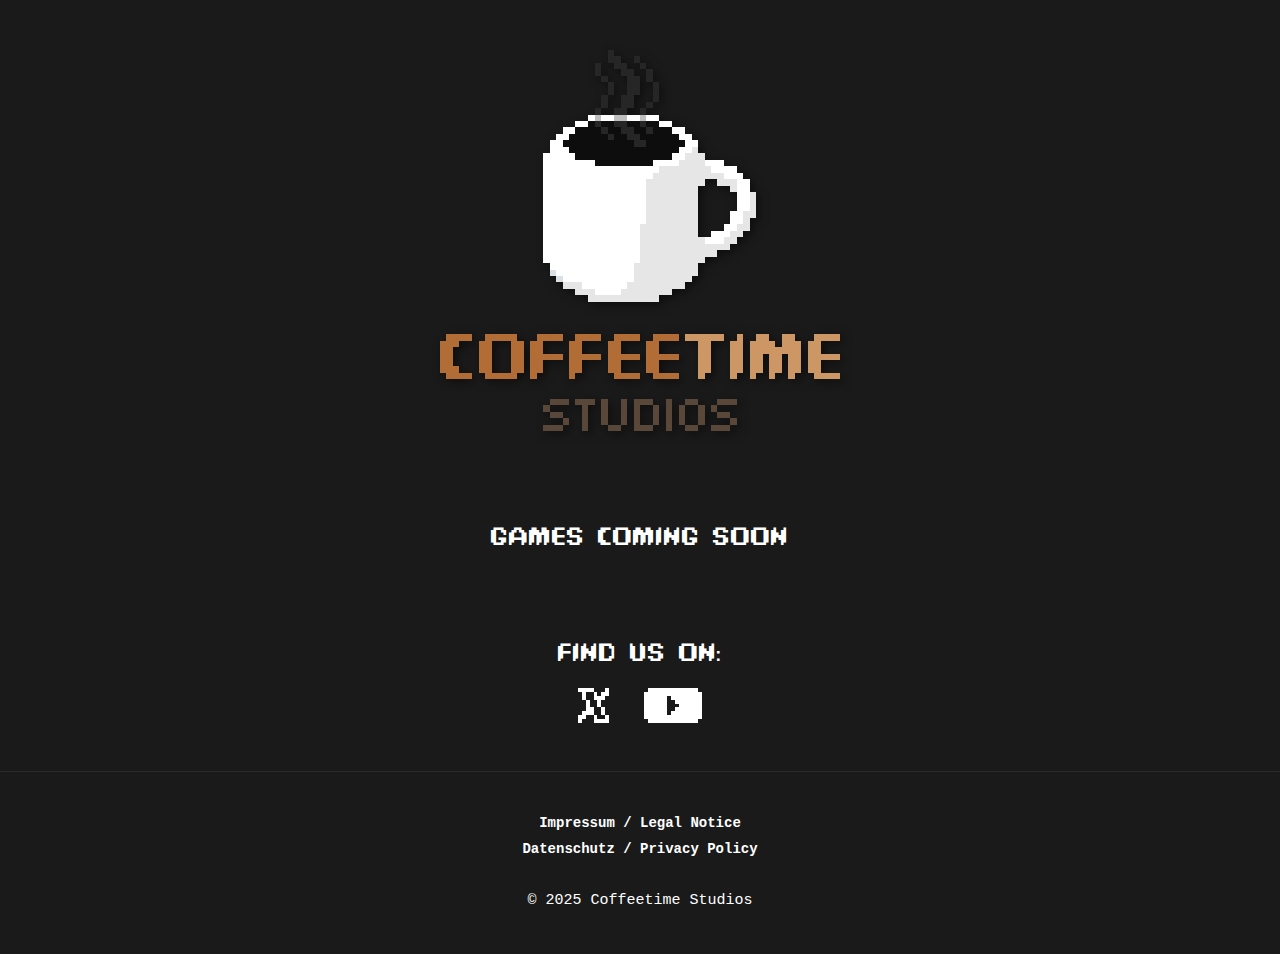
<file: index.html>
<!DOCTYPE html>
<html lang="en">
<head>
    <meta charset="UTF-8">
    <meta name="viewport" content="width=device-width, initial-scale=1.0">
    <link rel="icon" href="ressources/images/favicon.png">
    <link rel="stylesheet" href="./style.css">
    <title>Coffeetime Studios</title>
</head>
<body style="display: flex; flex-direction: column;">
    <div class="content">
        <div style="text-align: center; margin-bottom: 50px;">
            <img src="ressources/images/logo.png" draggable="false" class="logo" alt="Coffeetime Studios">
        </div>
        <div style="margin-bottom: 30px; text-align: center;">
            <h2>GAMES COMING SOON</h2>
            <div style="text-align: center; margin-top: 80px;">
                <h2 style="margin-bottom: 15px;">FIND US ON:</h2>
                <a href="https://x.com/coftimestudios" target="_blank" style="margin-right: 15px; text-decoration: none;">
                    <img class="socials pixelated x" src="ressources/images/x.png" alt="X">
                </a>
                <a href="https://www.youtube.com/@CoffeetimeStudios" target="_blank">
                    <img class="socials pixelated yt" src="ressources/images/yt.png" alt="YouTube">
                </a>
            </div>
        </div>
    </div>
    <hr>
    <div class="content" style="margin-top: 30px; margin-bottom: 30px;">
        <a class="link" href="impressum.html">Impressum / Legal Notice</a>
        <a class="link" href="privacy/website.html">Datenschutz / Privacy Policy</a>

        <p style="text-align: center; font-size: clamp(1px, 3vw, 15px); margin-top: 30px;">&copy; 2025 Coffeetime Studios</p>
    </div>
</body>
</html>
</file>
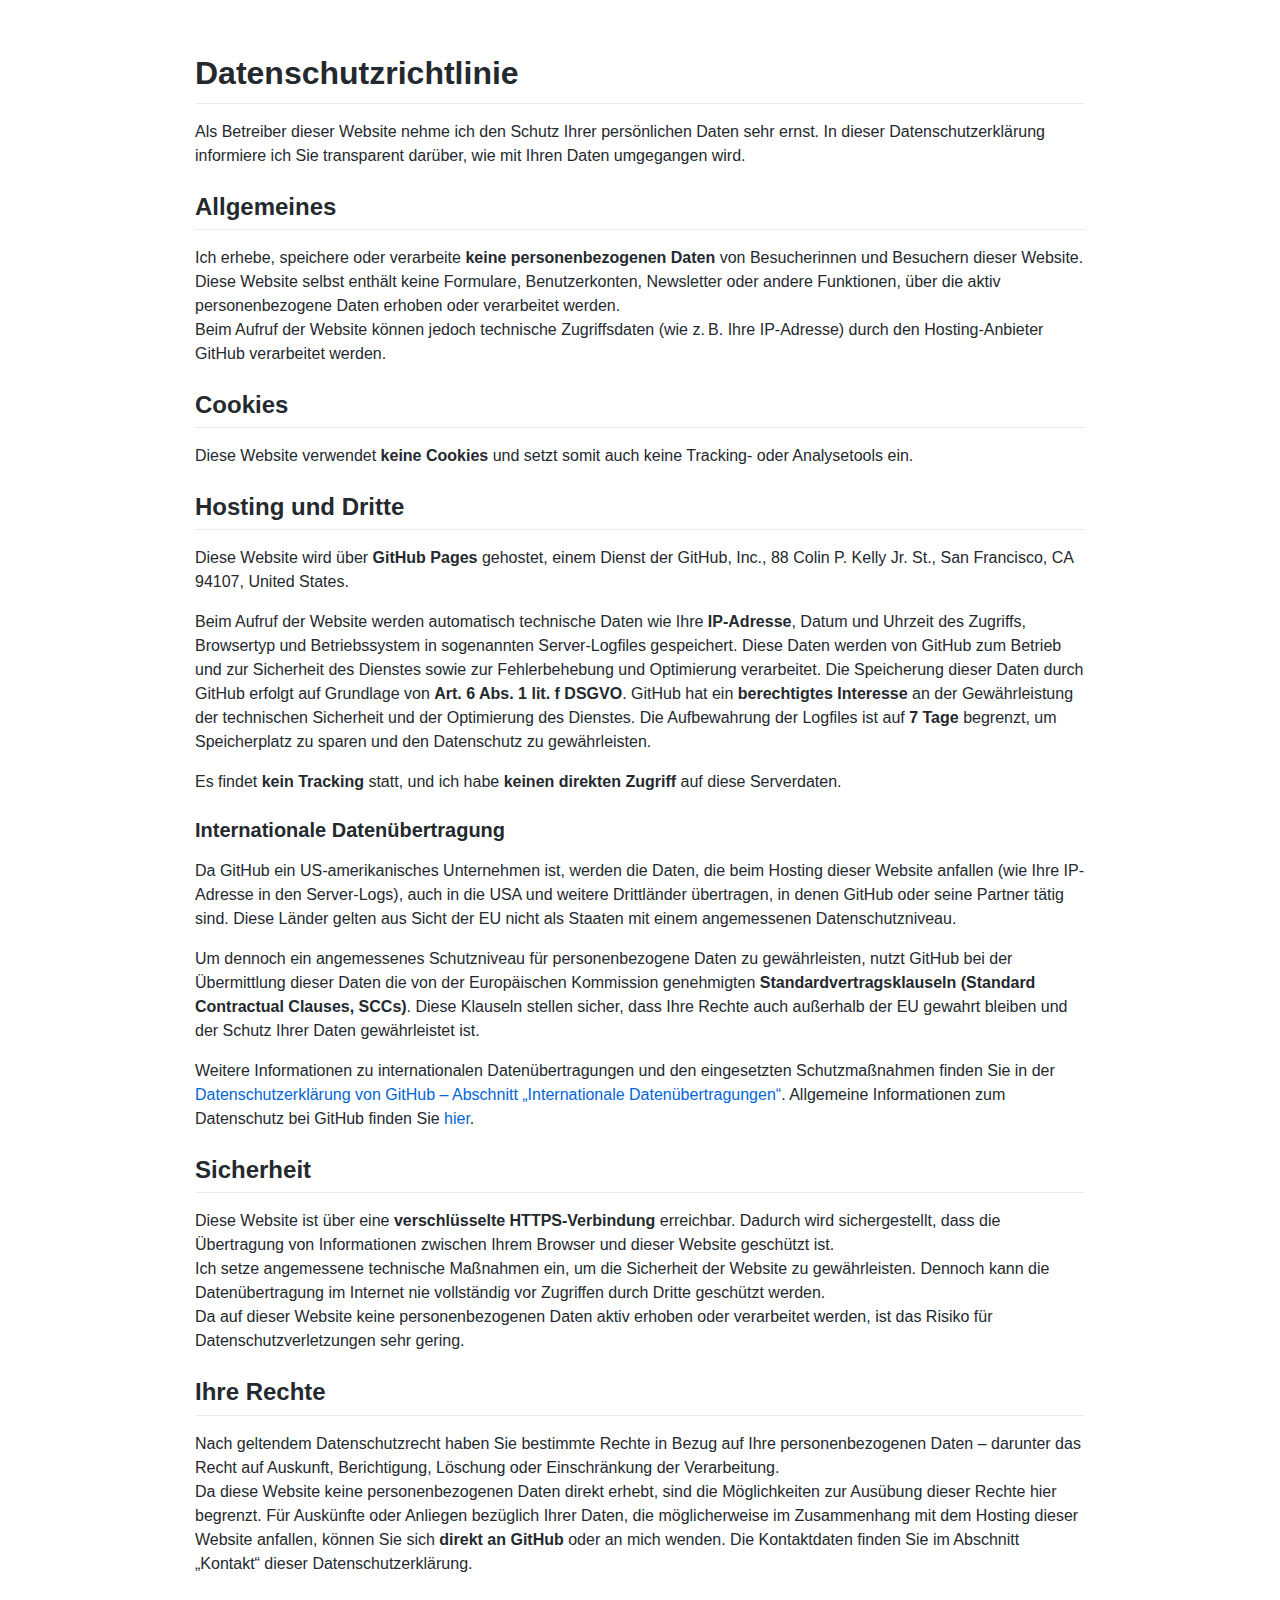
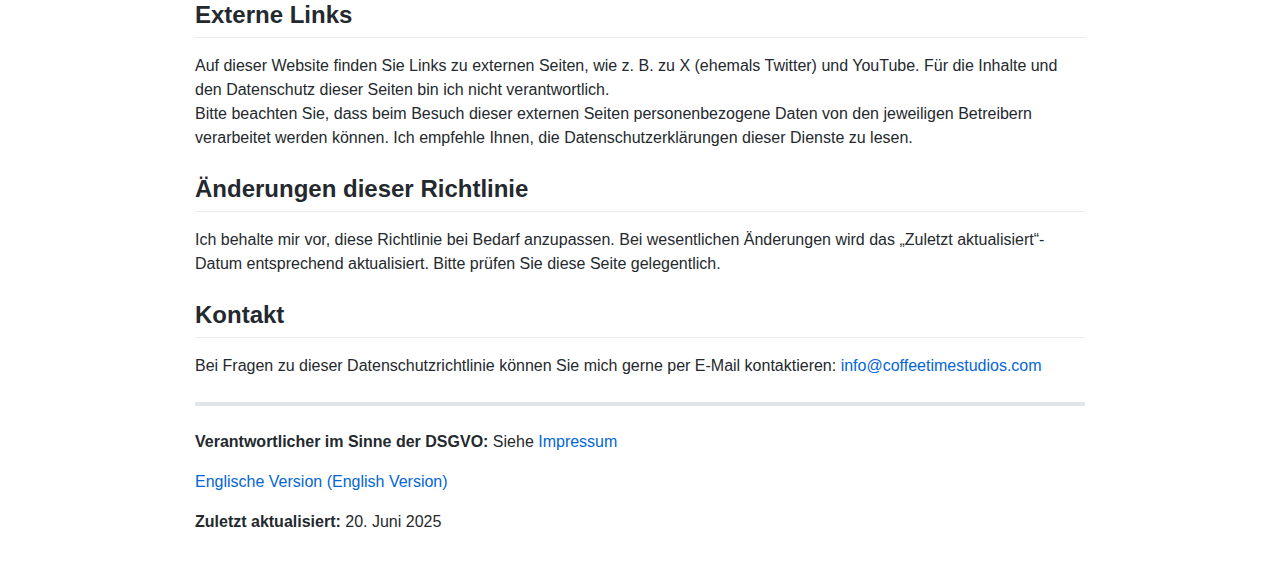
<file: privacy/de.html>
<!DOCTYPE html>
<html lang="en">
<head>
  <meta charset="UTF-8">
  <meta name="viewport" content="width=device-width, initial-scale=1">
  <meta name="robots" content="noindex">
  <title>Datenschutzrichtlinie</title>
  <style>
  @font-face {
  font-family: octicons-link;
  src: url([data-uri]) format('woff');
}

.markdown-body .octicon {
  display: inline-block;
  fill: currentColor;
  vertical-align: text-bottom;
}

.markdown-body .anchor {
  float: left;
  line-height: 1;
  margin-left: -20px;
  padding-right: 4px;
}

.markdown-body .anchor:focus {
  outline: none;
}

.markdown-body h1 .octicon-link,
.markdown-body h2 .octicon-link,
.markdown-body h3 .octicon-link,
.markdown-body h4 .octicon-link,
.markdown-body h5 .octicon-link,
.markdown-body h6 .octicon-link {
  color: #1b1f23;
  vertical-align: middle;
  visibility: hidden;
}

.markdown-body h1:hover .anchor,
.markdown-body h2:hover .anchor,
.markdown-body h3:hover .anchor,
.markdown-body h4:hover .anchor,
.markdown-body h5:hover .anchor,
.markdown-body h6:hover .anchor {
  text-decoration: none;
}

.markdown-body h1:hover .anchor .octicon-link,
.markdown-body h2:hover .anchor .octicon-link,
.markdown-body h3:hover .anchor .octicon-link,
.markdown-body h4:hover .anchor .octicon-link,
.markdown-body h5:hover .anchor .octicon-link,
.markdown-body h6:hover .anchor .octicon-link {
  visibility: visible;
}

.markdown-body {
  -ms-text-size-adjust: 100%;
  -webkit-text-size-adjust: 100%;
  color: #24292e;
  line-height: 1.5;
  font-family: -apple-system,BlinkMacSystemFont,Segoe UI,Helvetica,Arial,sans-serif,Apple Color Emoji,Segoe UI Emoji,Segoe UI Symbol;
  font-size: 16px;
  line-height: 1.5;
  word-wrap: break-word;
}

.markdown-body .pl-c {
  color: #6a737d;
}

.markdown-body .pl-c1,
.markdown-body .pl-s .pl-v {
  color: #005cc5;
}

.markdown-body .pl-e,
.markdown-body .pl-en {
  color: #6f42c1;
}

.markdown-body .pl-s .pl-s1,
.markdown-body .pl-smi {
  color: #24292e;
}

.markdown-body .pl-ent {
  color: #22863a;
}

.markdown-body .pl-k {
  color: #d73a49;
}

.markdown-body .pl-pds,
.markdown-body .pl-s,
.markdown-body .pl-s .pl-pse .pl-s1,
.markdown-body .pl-sr,
.markdown-body .pl-sr .pl-cce,
.markdown-body .pl-sr .pl-sra,
.markdown-body .pl-sr .pl-sre {
  color: #032f62;
}

.markdown-body .pl-smw,
.markdown-body .pl-v {
  color: #e36209;
}

.markdown-body .pl-bu {
  color: #b31d28;
}

.markdown-body .pl-ii {
  background-color: #b31d28;
  color: #fafbfc;
}

.markdown-body .pl-c2 {
  background-color: #d73a49;
  color: #fafbfc;
}

.markdown-body .pl-c2:before {
  content: "^M";
}

.markdown-body .pl-sr .pl-cce {
  color: #22863a;
  font-weight: 700;
}

.markdown-body .pl-ml {
  color: #735c0f;
}

.markdown-body .pl-mh,
.markdown-body .pl-mh .pl-en,
.markdown-body .pl-ms {
  color: #005cc5;
  font-weight: 700;
}

.markdown-body .pl-mi {
  color: #24292e;
  font-style: italic;
}

.markdown-body .pl-mb {
  color: #24292e;
  font-weight: 700;
}

.markdown-body .pl-md {
  background-color: #ffeef0;
  color: #b31d28;
}

.markdown-body .pl-mi1 {
  background-color: #f0fff4;
  color: #22863a;
}

.markdown-body .pl-mc {
  background-color: #ffebda;
  color: #e36209;
}

.markdown-body .pl-mi2 {
  background-color: #005cc5;
  color: #f6f8fa;
}

.markdown-body .pl-mdr {
  color: #6f42c1;
  font-weight: 700;
}

.markdown-body .pl-ba {
  color: #586069;
}

.markdown-body .pl-sg {
  color: #959da5;
}

.markdown-body .pl-corl {
  color: #032f62;
  text-decoration: underline;
}

.markdown-body details {
  display: block;
}

.markdown-body summary {
  display: list-item;
}

.markdown-body a {
  background-color: transparent;
}

.markdown-body a:active,
.markdown-body a:hover {
  outline-width: 0;
}

.markdown-body strong {
  font-weight: inherit;
  font-weight: bolder;
}

.markdown-body h1 {
  font-size: 2em;
  margin: .67em 0;
}

.markdown-body img {
  border-style: none;
}

.markdown-body code,
.markdown-body kbd,
.markdown-body pre {
  font-family: monospace,monospace;
  font-size: 1em;
}

.markdown-body hr {
  box-sizing: content-box;
  height: 0;
  overflow: visible;
}

.markdown-body input {
  font: inherit;
  margin: 0;
}

.markdown-body input {
  overflow: visible;
}

.markdown-body [type=checkbox] {
  box-sizing: border-box;
  padding: 0;
}

.markdown-body * {
  box-sizing: border-box;
}

.markdown-body input {
  font-family: inherit;
  font-size: inherit;
  line-height: inherit;
}

.markdown-body a {
  color: #0366d6;
  text-decoration: none;
}

.markdown-body a:hover {
  text-decoration: underline;
}

.markdown-body strong {
  font-weight: 600;
}

.markdown-body hr {
  background: transparent;
  border: 0;
  border-bottom: 1px solid #dfe2e5;
  height: 0;
  margin: 15px 0;
  overflow: hidden;
}

.markdown-body hr:before {
  content: "";
  display: table;
}

.markdown-body hr:after {
  clear: both;
  content: "";
  display: table;
}

.markdown-body table {
  border-collapse: collapse;
  border-spacing: 0;
}

.markdown-body td,
.markdown-body th {
  padding: 0;
}

.markdown-body details summary {
  cursor: pointer;
}

.markdown-body h1,
.markdown-body h2,
.markdown-body h3,
.markdown-body h4,
.markdown-body h5,
.markdown-body h6 {
  margin-bottom: 0;
  margin-top: 0;
}

.markdown-body h1 {
  font-size: 32px;
}

.markdown-body h1,
.markdown-body h2 {
  font-weight: 600;
}

.markdown-body h2 {
  font-size: 24px;
}

.markdown-body h3 {
  font-size: 20px;
}

.markdown-body h3,
.markdown-body h4 {
  font-weight: 600;
}

.markdown-body h4 {
  font-size: 16px;
}

.markdown-body h5 {
  font-size: 14px;
}

.markdown-body h5,
.markdown-body h6 {
  font-weight: 600;
}

.markdown-body h6 {
  font-size: 12px;
}

.markdown-body p {
  margin-bottom: 10px;
  margin-top: 0;
}

.markdown-body blockquote {
  margin: 0;
}

.markdown-body ol,
.markdown-body ul {
  margin-bottom: 0;
  margin-top: 0;
  padding-left: 0;
}

.markdown-body ol ol,
.markdown-body ul ol {
  list-style-type: lower-roman;
}

.markdown-body ol ol ol,
.markdown-body ol ul ol,
.markdown-body ul ol ol,
.markdown-body ul ul ol {
  list-style-type: lower-alpha;
}

.markdown-body dd {
  margin-left: 0;
}

.markdown-body code,
.markdown-body pre {
  font-family: SFMono-Regular,Consolas,Liberation Mono,Menlo,Courier,monospace;
  font-size: 12px;
}

.markdown-body pre {
  margin-bottom: 0;
  margin-top: 0;
}

.markdown-body input::-webkit-inner-spin-button,
.markdown-body input::-webkit-outer-spin-button {
  -webkit-appearance: none;
  appearance: none;
  margin: 0;
}

.markdown-body .border {
  border: 1px solid #e1e4e8!important;
}

.markdown-body .border-0 {
  border: 0!important;
}

.markdown-body .border-bottom {
  border-bottom: 1px solid #e1e4e8!important;
}

.markdown-body .rounded-1 {
  border-radius: 3px!important;
}

.markdown-body .bg-white {
  background-color: #fff!important;
}

.markdown-body .bg-gray-light {
  background-color: #fafbfc!important;
}

.markdown-body .text-gray-light {
  color: #6a737d!important;
}

.markdown-body .mb-0 {
  margin-bottom: 0!important;
}

.markdown-body .my-2 {
  margin-bottom: 8px!important;
  margin-top: 8px!important;
}

.markdown-body .pl-0 {
  padding-left: 0!important;
}

.markdown-body .py-0 {
  padding-bottom: 0!important;
  padding-top: 0!important;
}

.markdown-body .pl-1 {
  padding-left: 4px!important;
}

.markdown-body .pl-2 {
  padding-left: 8px!important;
}

.markdown-body .py-2 {
  padding-bottom: 8px!important;
  padding-top: 8px!important;
}

.markdown-body .pl-3,
.markdown-body .px-3 {
  padding-left: 16px!important;
}

.markdown-body .px-3 {
  padding-right: 16px!important;
}

.markdown-body .pl-4 {
  padding-left: 24px!important;
}

.markdown-body .pl-5 {
  padding-left: 32px!important;
}

.markdown-body .pl-6 {
  padding-left: 40px!important;
}

.markdown-body .f6 {
  font-size: 12px!important;
}

.markdown-body .lh-condensed {
  line-height: 1.25!important;
}

.markdown-body .text-bold {
  font-weight: 600!important;
}

.markdown-body:before {
  content: "";
  display: table;
}

.markdown-body:after {
  clear: both;
  content: "";
  display: table;
}

.markdown-body>:first-child {
  margin-top: 0!important;
}

.markdown-body>:last-child {
  margin-bottom: 0!important;
}

.markdown-body a:not([href]) {
  color: inherit;
  text-decoration: none;
}

.markdown-body blockquote,
.markdown-body dl,
.markdown-body ol,
.markdown-body p,
.markdown-body pre,
.markdown-body table,
.markdown-body ul {
  margin-bottom: 16px;
  margin-top: 0;
}

.markdown-body hr {
  background-color: #e1e4e8;
  border: 0;
  height: .25em;
  margin: 24px 0;
  padding: 0;
}

.markdown-body blockquote {
  border-left: .25em solid #dfe2e5;
  color: #6a737d;
  padding: 0 1em;
}

.markdown-body blockquote>:first-child {
  margin-top: 0;
}

.markdown-body blockquote>:last-child {
  margin-bottom: 0;
}

.markdown-body kbd {
  background-color: #fafbfc;
  border: 1px solid #c6cbd1;
  border-bottom-color: #959da5;
  border-radius: 3px;
  box-shadow: inset 0 -1px 0 #959da5;
  color: #444d56;
  display: inline-block;
  font-size: 11px;
  line-height: 10px;
  padding: 3px 5px;
  vertical-align: middle;
}

.markdown-body h1,
.markdown-body h2,
.markdown-body h3,
.markdown-body h4,
.markdown-body h5,
.markdown-body h6 {
  font-weight: 600;
  line-height: 1.25;
  margin-bottom: 16px;
  margin-top: 24px;
}

.markdown-body h1 {
  font-size: 2em;
}

.markdown-body h1,
.markdown-body h2 {
  border-bottom: 1px solid #eaecef;
  padding-bottom: .3em;
}

.markdown-body h2 {
  font-size: 1.5em;
}

.markdown-body h3 {
  font-size: 1.25em;
}

.markdown-body h4 {
  font-size: 1em;
}

.markdown-body h5 {
  font-size: .875em;
}

.markdown-body h6 {
  color: #6a737d;
  font-size: .85em;
}

.markdown-body ol,
.markdown-body ul {
  padding-left: 2em;
}

.markdown-body ol ol,
.markdown-body ol ul,
.markdown-body ul ol,
.markdown-body ul ul {
  margin-bottom: 0;
  margin-top: 0;
}

.markdown-body li {
  word-wrap: break-all;
}

.markdown-body li>p {
  margin-top: 16px;
}

.markdown-body li+li {
  margin-top: .25em;
}

.markdown-body dl {
  padding: 0;
}

.markdown-body dl dt {
  font-size: 1em;
  font-style: italic;
  font-weight: 600;
  margin-top: 16px;
  padding: 0;
}

.markdown-body dl dd {
  margin-bottom: 16px;
  padding: 0 16px;
}

.markdown-body table {
  display: block;
  overflow: auto;
  width: 100%;
}

.markdown-body table th {
  font-weight: 600;
}

.markdown-body table td,
.markdown-body table th {
  border: 1px solid #dfe2e5;
  padding: 6px 13px;
}

.markdown-body table tr {
  background-color: #fff;
  border-top: 1px solid #c6cbd1;
}

.markdown-body table tr:nth-child(2n) {
  background-color: #f6f8fa;
}

.markdown-body img {
  background-color: #fff;
  box-sizing: content-box;
  max-width: 100%;
}

.markdown-body img[align=right] {
  padding-left: 20px;
}

.markdown-body img[align=left] {
  padding-right: 20px;
}

.markdown-body code {
  background-color: rgba(27,31,35,.05);
  border-radius: 3px;
  font-size: 85%;
  margin: 0;
  padding: .2em .4em;
}

.markdown-body pre {
  word-wrap: normal;
}

.markdown-body pre>code {
  background: transparent;
  border: 0;
  font-size: 100%;
  margin: 0;
  padding: 0;
  white-space: pre;
  word-break: normal;
}

.markdown-body .highlight {
  margin-bottom: 16px;
}

.markdown-body .highlight pre {
  margin-bottom: 0;
  word-break: normal;
}

.markdown-body .highlight pre,
.markdown-body pre {
  background-color: #f6f8fa;
  border-radius: 3px;
  font-size: 85%;
  line-height: 1.45;
  overflow: auto;
  padding: 16px;
}

.markdown-body pre code {
  background-color: transparent;
  border: 0;
  display: inline;
  line-height: inherit;
  margin: 0;
  max-width: auto;
  overflow: visible;
  padding: 0;
  word-wrap: normal;
}

.markdown-body .commit-tease-sha {
  color: #444d56;
  display: inline-block;
  font-family: SFMono-Regular,Consolas,Liberation Mono,Menlo,Courier,monospace;
  font-size: 90%;
}

.markdown-body .blob-wrapper {
  border-bottom-left-radius: 3px;
  border-bottom-right-radius: 3px;
  overflow-x: auto;
  overflow-y: hidden;
}

.markdown-body .blob-wrapper-embedded {
  max-height: 240px;
  overflow-y: auto;
}

.markdown-body .blob-num {
  -moz-user-select: none;
  -ms-user-select: none;
  -webkit-user-select: none;
  color: rgba(27,31,35,.3);
  cursor: pointer;
  font-family: SFMono-Regular,Consolas,Liberation Mono,Menlo,Courier,monospace;
  font-size: 12px;
  line-height: 20px;
  min-width: 50px;
  padding-left: 10px;
  padding-right: 10px;
  text-align: right;
  user-select: none;
  vertical-align: top;
  white-space: nowrap;
  width: 1%;
}

.markdown-body .blob-num:hover {
  color: rgba(27,31,35,.6);
}

.markdown-body .blob-num:before {
  content: attr(data-line-number);
}

.markdown-body .blob-code {
  line-height: 20px;
  padding-left: 10px;
  padding-right: 10px;
  position: relative;
  vertical-align: top;
}

.markdown-body .blob-code-inner {
  color: #24292e;
  font-family: SFMono-Regular,Consolas,Liberation Mono,Menlo,Courier,monospace;
  font-size: 12px;
  overflow: visible;
  white-space: pre;
  word-wrap: normal;
}

.markdown-body .pl-token.active,
.markdown-body .pl-token:hover {
  background: #ffea7f;
  cursor: pointer;
}

.markdown-body kbd {
  background-color: #fafbfc;
  border: 1px solid #d1d5da;
  border-bottom-color: #c6cbd1;
  border-radius: 3px;
  box-shadow: inset 0 -1px 0 #c6cbd1;
  color: #444d56;
  display: inline-block;
  font: 11px SFMono-Regular,Consolas,Liberation Mono,Menlo,Courier,monospace;
  line-height: 10px;
  padding: 3px 5px;
  vertical-align: middle;
}

.markdown-body :checked+.radio-label {
  border-color: #0366d6;
  position: relative;
  z-index: 1;
}

.markdown-body .tab-size[data-tab-size="1"] {
  -moz-tab-size: 1;
  tab-size: 1;
}

.markdown-body .tab-size[data-tab-size="2"] {
  -moz-tab-size: 2;
  tab-size: 2;
}

.markdown-body .tab-size[data-tab-size="3"] {
  -moz-tab-size: 3;
  tab-size: 3;
}

.markdown-body .tab-size[data-tab-size="4"] {
  -moz-tab-size: 4;
  tab-size: 4;
}

.markdown-body .tab-size[data-tab-size="5"] {
  -moz-tab-size: 5;
  tab-size: 5;
}

.markdown-body .tab-size[data-tab-size="6"] {
  -moz-tab-size: 6;
  tab-size: 6;
}

.markdown-body .tab-size[data-tab-size="7"] {
  -moz-tab-size: 7;
  tab-size: 7;
}

.markdown-body .tab-size[data-tab-size="8"] {
  -moz-tab-size: 8;
  tab-size: 8;
}

.markdown-body .tab-size[data-tab-size="9"] {
  -moz-tab-size: 9;
  tab-size: 9;
}

.markdown-body .tab-size[data-tab-size="10"] {
  -moz-tab-size: 10;
  tab-size: 10;
}

.markdown-body .tab-size[data-tab-size="11"] {
  -moz-tab-size: 11;
  tab-size: 11;
}

.markdown-body .tab-size[data-tab-size="12"] {
  -moz-tab-size: 12;
  tab-size: 12;
}

.markdown-body .task-list-item {
  list-style-type: none;
}

.markdown-body .task-list-item+.task-list-item {
  margin-top: 3px;
}

.markdown-body .task-list-item input {
  margin: 0 .2em .25em -1.6em;
  vertical-align: middle;
}

.markdown-body hr {
  border-bottom-color: #eee;
}

.markdown-body .pl-0 {
  padding-left: 0!important;
}

.markdown-body .pl-1 {
  padding-left: 4px!important;
}

.markdown-body .pl-2 {
  padding-left: 8px!important;
}

.markdown-body .pl-3 {
  padding-left: 16px!important;
}

.markdown-body .pl-4 {
  padding-left: 24px!important;
}

.markdown-body .pl-5 {
  padding-left: 32px!important;
}

.markdown-body .pl-6 {
  padding-left: 40px!important;
}

.markdown-body .pl-7 {
  padding-left: 48px!important;
}

.markdown-body .pl-8 {
  padding-left: 64px!important;
}

.markdown-body .pl-9 {
  padding-left: 80px!important;
}

.markdown-body .pl-10 {
  padding-left: 96px!important;
}

.markdown-body .pl-11 {
  padding-left: 112px!important;
}

.markdown-body .pl-12 {
  padding-left: 128px!important;
}

/*# sourceURL=webpack://./node_modules/github-markdown-css/github-markdown.css */
/*# sourceMappingURL=[data-uri] */
  </style>
  <style>
  /**
 * prism.js default theme for JavaScript, CSS and HTML
 * Based on dabblet (http://dabblet.com)
 * @author Lea Verou
 */

code[class*="language-"],
pre[class*="language-"] {
	color: black;
	background: none;
	text-shadow: 0 1px white;
	font-family: Consolas, Monaco, 'Andale Mono', 'Ubuntu Mono', monospace;
	font-size: 1em;
	text-align: left;
	white-space: pre;
	word-spacing: normal;
	word-break: normal;
	word-wrap: normal;
	line-height: 1.5;

	-moz-tab-size: 4;
	-o-tab-size: 4;
	tab-size: 4;

	-webkit-hyphens: none;
	-moz-hyphens: none;
	-ms-hyphens: none;
	hyphens: none;
}

pre[class*="language-"]::-moz-selection, pre[class*="language-"] ::-moz-selection,
code[class*="language-"]::-moz-selection, code[class*="language-"] ::-moz-selection {
	text-shadow: none;
	background: #b3d4fc;
}

pre[class*="language-"]::selection, pre[class*="language-"] ::selection,
code[class*="language-"]::selection, code[class*="language-"] ::selection {
	text-shadow: none;
	background: #b3d4fc;
}

@media print {
	code[class*="language-"],
	pre[class*="language-"] {
		text-shadow: none;
	}
}

/* Code blocks */
pre[class*="language-"] {
	padding: 1em;
	margin: .5em 0;
	overflow: auto;
}

:not(pre) > code[class*="language-"],
pre[class*="language-"] {
	background: #f5f2f0;
}

/* Inline code */
:not(pre) > code[class*="language-"] {
	padding: .1em;
	border-radius: .3em;
	white-space: normal;
}

.token.comment,
.token.prolog,
.token.doctype,
.token.cdata {
	color: slategray;
}

.token.punctuation {
	color: #999;
}

.token.namespace {
	opacity: .7;
}

.token.property,
.token.tag,
.token.boolean,
.token.number,
.token.constant,
.token.symbol,
.token.deleted {
	color: #905;
}

.token.selector,
.token.attr-name,
.token.string,
.token.char,
.token.builtin,
.token.inserted {
	color: #690;
}

.token.operator,
.token.entity,
.token.url,
.language-css .token.string,
.style .token.string {
	color: #9a6e3a;
	/* This background color was intended by the author of this theme. */
	background: hsla(0, 0%, 100%, .5);
}

.token.atrule,
.token.attr-value,
.token.keyword {
	color: #07a;
}

.token.function,
.token.class-name {
	color: #DD4A68;
}

.token.regex,
.token.important,
.token.variable {
	color: #e90;
}

.token.important,
.token.bold {
	font-weight: bold;
}
.token.italic {
	font-style: italic;
}

.token.entity {
	cursor: help;
}

/*# sourceURL=webpack://./node_modules/prismjs/themes/prism.css */
/*# sourceMappingURL=[data-uri] */
  </style>
  <style>
  
  </style>
  <style>
    .markdown-body {
      font-family: -apple-system,Segoe UI,Helvetica,Arial,sans-serif,Apple Color Emoji,Segoe UI Emoji;
      box-sizing: border-box;
      min-width: 200px;
      max-width: 980px;
      margin: 0 auto;
      padding: 45px;
    }

    @media not print {
      .markdown-body {
        padding: 45px;
      }

      @media (max-width: 767px) {
        .markdown-body {
          padding: 15px;
        }
      }
    }

    .hf-container {
      color: #24292e;
      line-height: 1.3;
    }

    .markdown-body .highlight pre,
    .markdown-body pre {
      white-space: pre-wrap;
    }
    .markdown-body table {
      display: table;
    }
    .markdown-body img[data-align="center"] {
      display: block;
      margin: 0 auto;
    }
    .markdown-body img[data-align="right"] {
      display: block;
      margin: 0 0 0 auto;
    }
    .markdown-body li.task-list-item {
      list-style-type: none;
    }
    .markdown-body li > [type=checkbox] {
      margin: 0 0 0 -1.3em;
    }
    .markdown-body input[type="checkbox"] ~ p {
      margin-top: 0;
      display: inline-block;
    }
    .markdown-body ol ol,
    .markdown-body ul ol {
      list-style-type: decimal;
    }
    .markdown-body ol ol ol,
    .markdown-body ol ul ol,
    .markdown-body ul ol ol,
    .markdown-body ul ul ol {
      list-style-type: decimal;
    }
  </style>
  <style>.markdown-body a.footnote-ref {
  text-decoration: none;
}

.footnotes {
  font-size: .85em;
  opacity: .8;
}

.footnotes li[role="doc-endnote"] {
  position: relative;
}

.footnotes .footnote-back {
  position: absolute;
  font-family: initial;
  top: .2em;
  right: 1em;
  text-decoration: none;
}

.inline-math.invalid,
.multiple-math.invalid {
  color: rgb(255, 105, 105);
}

.toc-container {
  width: 100%;
}

.toc-container .toc-title {
  font-weight: 700;
  font-size: 1.2em;
  margin-bottom: 0;
}

.toc-container li,
.toc-container ul,
.toc-container ul li {
  list-style: none !important;
}

.toc-container > ul {
  padding-left: 0;
}

.toc-container ul li span {
  display : flex;
}

.toc-container ul li span a {
  color: inherit;
  text-decoration: none;
}
.toc-container ul li span a:hover {
  color: inherit;
  text-decoration: none;
}

.toc-container ul li span span.dots {
  flex: 1;
  height: 0.65em;
  margin: 0 10px;
  border-bottom: 2px dotted black;
}

/*# sourceURL=webpack://./src/muya/lib/assets/styles/exportStyle.css */
/*# sourceMappingURL=[data-uri] */</style>
  <style>.markdown-body{}pre.front-matter{display:none!important;}</style>
</head>
<body>
  <article class="markdown-body"><h1 class="atx" id="datenschutzrichtlinie">Datenschutzrichtlinie</h1>
<p>Als Betreiber dieser Website nehme ich den Schutz Ihrer persönlichen Daten sehr ernst. In dieser Datenschutzerklärung informiere ich Sie transparent darüber, wie mit Ihren Daten umgegangen wird.</p>
<h2 class="atx" id="allgemeines">Allgemeines</h2>
<p>Ich erhebe, speichere oder verarbeite <strong>keine personenbezogenen Daten</strong> von Besucherinnen und Besuchern dieser Website.<br>Diese Website selbst enthält keine Formulare, Benutzerkonten, Newsletter oder andere Funktionen, über die aktiv personenbezogene Daten erhoben oder verarbeitet werden.<br>Beim Aufruf der Website können jedoch technische Zugriffsdaten (wie z. B. Ihre IP-Adresse) durch den Hosting-Anbieter GitHub verarbeitet werden.</p>
<h2 class="atx" id="cookies">Cookies</h2>
<p>Diese Website verwendet <strong>keine Cookies</strong> und setzt somit auch keine Tracking- oder Analysetools ein.</p>
<h2 class="atx" id="hosting-und-dritte">Hosting und Dritte</h2>
<p>Diese Website wird über <strong>GitHub Pages</strong> gehostet, einem Dienst der GitHub, Inc., 88 Colin P. Kelly Jr. St., San Francisco, CA 94107, United States.</p>
<p>Beim Aufruf der Website werden automatisch technische Daten wie Ihre <strong>IP-Adresse</strong>, Datum und Uhrzeit des Zugriffs, Browsertyp und Betriebssystem in sogenannten Server-Logfiles gespeichert. Diese Daten werden von GitHub zum Betrieb und zur Sicherheit des Dienstes sowie zur Fehlerbehebung und Optimierung verarbeitet. Die Speicherung dieser Daten durch GitHub erfolgt auf Grundlage von <strong>Art. 6 Abs. 1 lit. f DSGVO</strong>. GitHub hat ein <strong>berechtigtes Interesse</strong> an der Gewährleistung der technischen Sicherheit und der Optimierung des Dienstes. Die Aufbewahrung der Logfiles ist auf <strong>7 Tage</strong> begrenzt, um Speicherplatz zu sparen und den Datenschutz zu gewährleisten.</p>
<p>Es findet <strong>kein Tracking</strong> statt, und ich habe <strong>keinen direkten Zugriff</strong> auf diese Serverdaten.</p>
<h3 class="atx" id="internationale-datenubertragung">Internationale Datenübertragung</h3>
<p>Da GitHub ein US-amerikanisches Unternehmen ist, werden die Daten, die beim Hosting dieser Website anfallen (wie Ihre IP-Adresse in den Server-Logs), auch in die USA und weitere Drittländer übertragen, in denen GitHub oder seine Partner tätig sind. Diese Länder gelten aus Sicht der EU nicht als Staaten mit einem angemessenen Datenschutzniveau.</p>
<p>Um dennoch ein angemessenes Schutzniveau für personenbezogene Daten zu gewährleisten, nutzt GitHub bei der Übermittlung dieser Daten die von der Europäischen Kommission genehmigten <strong>Standardvertragsklauseln (Standard Contractual Clauses, SCCs)</strong>. Diese Klauseln stellen sicher, dass Ihre Rechte auch außerhalb der EU gewahrt bleiben und der Schutz Ihrer Daten gewährleistet ist.</p>
<p>Weitere Informationen zu internationalen Datenübertragungen und den eingesetzten Schutzmaßnahmen finden Sie in der <a href="https://docs.github.com/de/site-policy/privacy-policies/github-general-privacy-statement#international-data-transfers">Datenschutzerklärung von GitHub – Abschnitt „Internationale Datenübertragungen“</a>. Allgemeine Informationen zum Datenschutz bei GitHub finden Sie <a href="https://docs.github.com/de/site-policy/privacy-policies/github-general-privacy-statement">hier</a>.</p>
<h2 class="atx" id="sicherheit">Sicherheit</h2>
<p>Diese Website ist über eine <strong>verschlüsselte HTTPS-Verbindung</strong> erreichbar. Dadurch wird sichergestellt, dass die Übertragung von Informationen zwischen Ihrem Browser und dieser Website geschützt ist.<br>Ich setze angemessene technische Maßnahmen ein, um die Sicherheit der Website zu gewährleisten. Dennoch kann die Datenübertragung im Internet nie vollständig vor Zugriffen durch Dritte geschützt werden.<br>Da auf dieser Website keine personenbezogenen Daten aktiv erhoben oder verarbeitet werden, ist das Risiko für Datenschutzverletzungen sehr gering.</p>
<h2 class="atx" id="ihre-rechte">Ihre Rechte</h2>
<p>Nach geltendem Datenschutzrecht haben Sie bestimmte Rechte in Bezug auf Ihre personenbezogenen Daten – darunter das Recht auf Auskunft, Berichtigung, Löschung oder Einschränkung der Verarbeitung.<br>Da diese Website keine personenbezogenen Daten direkt erhebt, sind die Möglichkeiten zur Ausübung dieser Rechte hier begrenzt. Für Auskünfte oder Anliegen bezüglich Ihrer Daten, die möglicherweise im Zusammenhang mit dem Hosting dieser Website anfallen, können Sie sich <strong>direkt an GitHub</strong> oder an mich wenden. Die Kontaktdaten finden Sie im Abschnitt „Kontakt“ dieser Datenschutzerklärung.</p>
<h2 class="atx" id="externe-links">Externe Links</h2>
<p>Auf dieser Website finden Sie Links zu externen Seiten, wie z. B. zu X (ehemals Twitter) und YouTube. Für die Inhalte und den Datenschutz dieser Seiten bin ich nicht verantwortlich.<br>Bitte beachten Sie, dass beim Besuch dieser externen Seiten personenbezogene Daten von den jeweiligen Betreibern verarbeitet werden können. Ich empfehle Ihnen, die Datenschutzerklärungen dieser Dienste zu lesen.</p>
<h2 class="atx" id="anderungen-dieser-richtlinie">Änderungen dieser Richtlinie</h2>
<p>Ich behalte mir vor, diese Richtlinie bei Bedarf anzupassen. Bei wesentlichen Änderungen wird das „Zuletzt aktualisiert“-Datum entsprechend aktualisiert. Bitte prüfen Sie diese Seite gelegentlich.</p>
<h2 class="atx" id="kontakt">Kontakt</h2>
<p>Bei Fragen zu dieser Datenschutzrichtlinie können Sie mich gerne per E-Mail kontaktieren: <a href="mailto:info@coffeetimestudios.com">info@coffeetimestudios.com</a></p>
<hr>
<p><strong>Verantwortlicher im Sinne der DSGVO:</strong> Siehe <a href="https://www.coffeetimestudios.com/impressum">Impressum</a></p>
<p><a href="./en">Englische Version (English Version)</a></p>
<p><strong>Zuletzt aktualisiert:</strong> 20. Juni 2025</p>
</article>
</body>
</html>
</file>
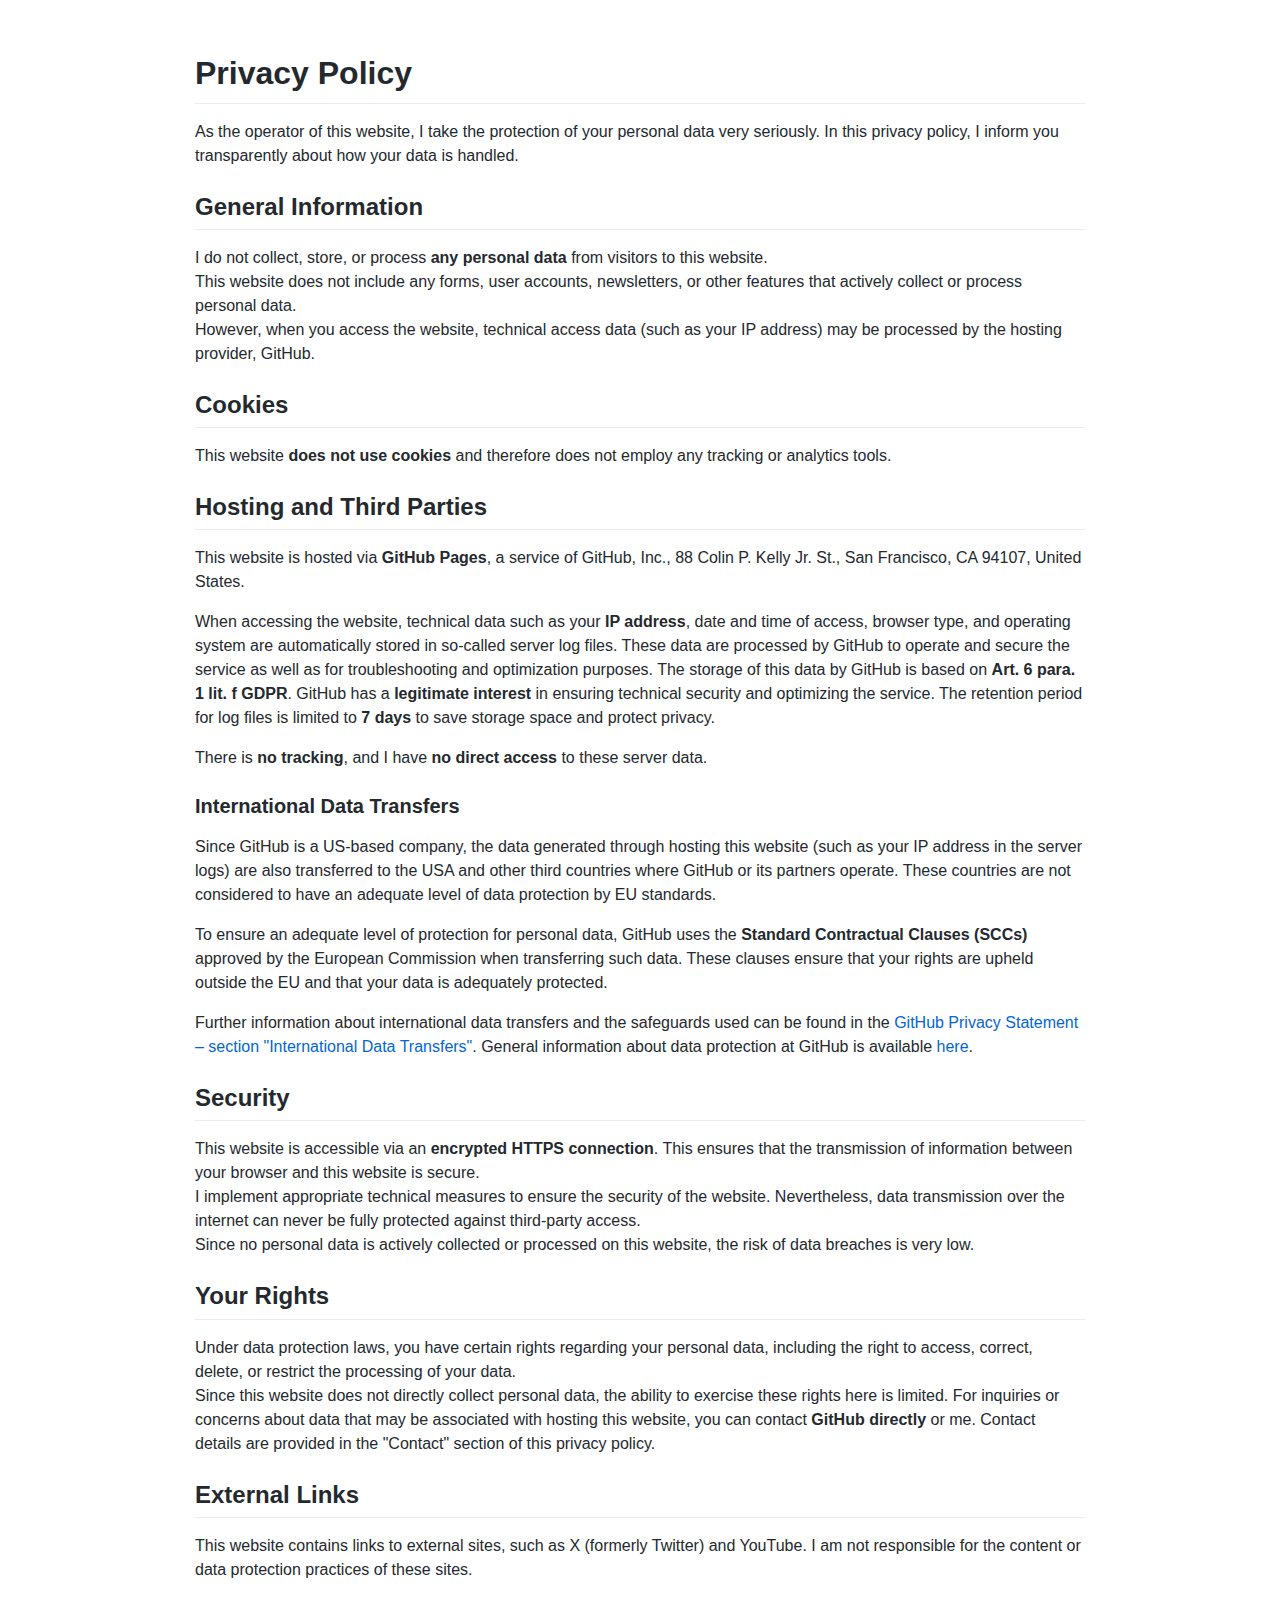
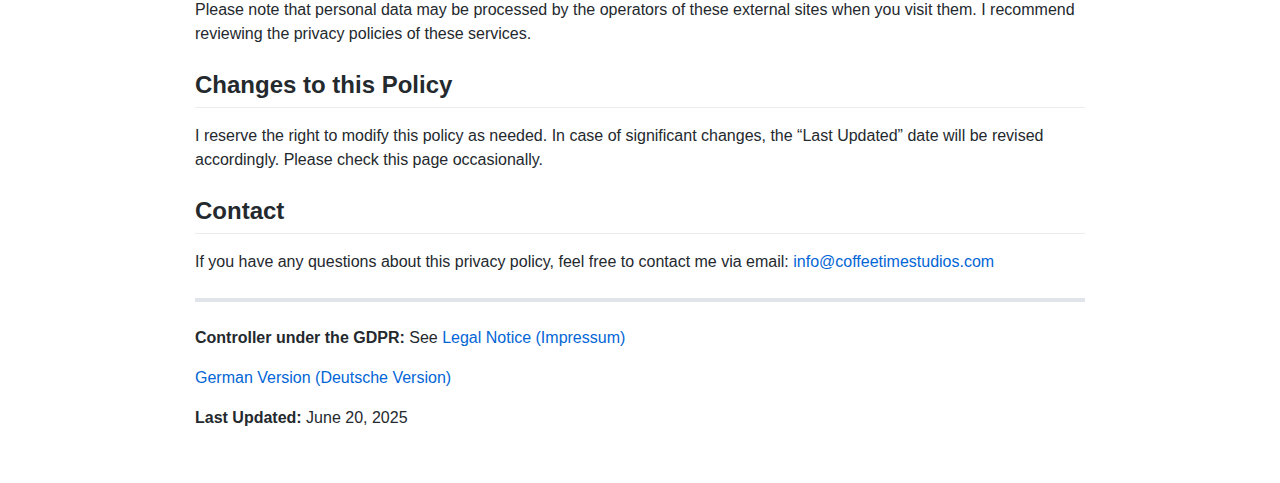
<file: privacy/en.html>
<!DOCTYPE html>
<html lang="en">
<head>
  <meta charset="UTF-8">
  <meta name="viewport" content="width=device-width, initial-scale=1">
  <meta name="robots" content="noindex">
  <title>Privacy Policy</title>
  <style>
  @font-face {
  font-family: octicons-link;
  src: url([data-uri]) format('woff');
}

.markdown-body .octicon {
  display: inline-block;
  fill: currentColor;
  vertical-align: text-bottom;
}

.markdown-body .anchor {
  float: left;
  line-height: 1;
  margin-left: -20px;
  padding-right: 4px;
}

.markdown-body .anchor:focus {
  outline: none;
}

.markdown-body h1 .octicon-link,
.markdown-body h2 .octicon-link,
.markdown-body h3 .octicon-link,
.markdown-body h4 .octicon-link,
.markdown-body h5 .octicon-link,
.markdown-body h6 .octicon-link {
  color: #1b1f23;
  vertical-align: middle;
  visibility: hidden;
}

.markdown-body h1:hover .anchor,
.markdown-body h2:hover .anchor,
.markdown-body h3:hover .anchor,
.markdown-body h4:hover .anchor,
.markdown-body h5:hover .anchor,
.markdown-body h6:hover .anchor {
  text-decoration: none;
}

.markdown-body h1:hover .anchor .octicon-link,
.markdown-body h2:hover .anchor .octicon-link,
.markdown-body h3:hover .anchor .octicon-link,
.markdown-body h4:hover .anchor .octicon-link,
.markdown-body h5:hover .anchor .octicon-link,
.markdown-body h6:hover .anchor .octicon-link {
  visibility: visible;
}

.markdown-body {
  -ms-text-size-adjust: 100%;
  -webkit-text-size-adjust: 100%;
  color: #24292e;
  line-height: 1.5;
  font-family: -apple-system,BlinkMacSystemFont,Segoe UI,Helvetica,Arial,sans-serif,Apple Color Emoji,Segoe UI Emoji,Segoe UI Symbol;
  font-size: 16px;
  line-height: 1.5;
  word-wrap: break-word;
}

.markdown-body .pl-c {
  color: #6a737d;
}

.markdown-body .pl-c1,
.markdown-body .pl-s .pl-v {
  color: #005cc5;
}

.markdown-body .pl-e,
.markdown-body .pl-en {
  color: #6f42c1;
}

.markdown-body .pl-s .pl-s1,
.markdown-body .pl-smi {
  color: #24292e;
}

.markdown-body .pl-ent {
  color: #22863a;
}

.markdown-body .pl-k {
  color: #d73a49;
}

.markdown-body .pl-pds,
.markdown-body .pl-s,
.markdown-body .pl-s .pl-pse .pl-s1,
.markdown-body .pl-sr,
.markdown-body .pl-sr .pl-cce,
.markdown-body .pl-sr .pl-sra,
.markdown-body .pl-sr .pl-sre {
  color: #032f62;
}

.markdown-body .pl-smw,
.markdown-body .pl-v {
  color: #e36209;
}

.markdown-body .pl-bu {
  color: #b31d28;
}

.markdown-body .pl-ii {
  background-color: #b31d28;
  color: #fafbfc;
}

.markdown-body .pl-c2 {
  background-color: #d73a49;
  color: #fafbfc;
}

.markdown-body .pl-c2:before {
  content: "^M";
}

.markdown-body .pl-sr .pl-cce {
  color: #22863a;
  font-weight: 700;
}

.markdown-body .pl-ml {
  color: #735c0f;
}

.markdown-body .pl-mh,
.markdown-body .pl-mh .pl-en,
.markdown-body .pl-ms {
  color: #005cc5;
  font-weight: 700;
}

.markdown-body .pl-mi {
  color: #24292e;
  font-style: italic;
}

.markdown-body .pl-mb {
  color: #24292e;
  font-weight: 700;
}

.markdown-body .pl-md {
  background-color: #ffeef0;
  color: #b31d28;
}

.markdown-body .pl-mi1 {
  background-color: #f0fff4;
  color: #22863a;
}

.markdown-body .pl-mc {
  background-color: #ffebda;
  color: #e36209;
}

.markdown-body .pl-mi2 {
  background-color: #005cc5;
  color: #f6f8fa;
}

.markdown-body .pl-mdr {
  color: #6f42c1;
  font-weight: 700;
}

.markdown-body .pl-ba {
  color: #586069;
}

.markdown-body .pl-sg {
  color: #959da5;
}

.markdown-body .pl-corl {
  color: #032f62;
  text-decoration: underline;
}

.markdown-body details {
  display: block;
}

.markdown-body summary {
  display: list-item;
}

.markdown-body a {
  background-color: transparent;
}

.markdown-body a:active,
.markdown-body a:hover {
  outline-width: 0;
}

.markdown-body strong {
  font-weight: inherit;
  font-weight: bolder;
}

.markdown-body h1 {
  font-size: 2em;
  margin: .67em 0;
}

.markdown-body img {
  border-style: none;
}

.markdown-body code,
.markdown-body kbd,
.markdown-body pre {
  font-family: monospace,monospace;
  font-size: 1em;
}

.markdown-body hr {
  box-sizing: content-box;
  height: 0;
  overflow: visible;
}

.markdown-body input {
  font: inherit;
  margin: 0;
}

.markdown-body input {
  overflow: visible;
}

.markdown-body [type=checkbox] {
  box-sizing: border-box;
  padding: 0;
}

.markdown-body * {
  box-sizing: border-box;
}

.markdown-body input {
  font-family: inherit;
  font-size: inherit;
  line-height: inherit;
}

.markdown-body a {
  color: #0366d6;
  text-decoration: none;
}

.markdown-body a:hover {
  text-decoration: underline;
}

.markdown-body strong {
  font-weight: 600;
}

.markdown-body hr {
  background: transparent;
  border: 0;
  border-bottom: 1px solid #dfe2e5;
  height: 0;
  margin: 15px 0;
  overflow: hidden;
}

.markdown-body hr:before {
  content: "";
  display: table;
}

.markdown-body hr:after {
  clear: both;
  content: "";
  display: table;
}

.markdown-body table {
  border-collapse: collapse;
  border-spacing: 0;
}

.markdown-body td,
.markdown-body th {
  padding: 0;
}

.markdown-body details summary {
  cursor: pointer;
}

.markdown-body h1,
.markdown-body h2,
.markdown-body h3,
.markdown-body h4,
.markdown-body h5,
.markdown-body h6 {
  margin-bottom: 0;
  margin-top: 0;
}

.markdown-body h1 {
  font-size: 32px;
}

.markdown-body h1,
.markdown-body h2 {
  font-weight: 600;
}

.markdown-body h2 {
  font-size: 24px;
}

.markdown-body h3 {
  font-size: 20px;
}

.markdown-body h3,
.markdown-body h4 {
  font-weight: 600;
}

.markdown-body h4 {
  font-size: 16px;
}

.markdown-body h5 {
  font-size: 14px;
}

.markdown-body h5,
.markdown-body h6 {
  font-weight: 600;
}

.markdown-body h6 {
  font-size: 12px;
}

.markdown-body p {
  margin-bottom: 10px;
  margin-top: 0;
}

.markdown-body blockquote {
  margin: 0;
}

.markdown-body ol,
.markdown-body ul {
  margin-bottom: 0;
  margin-top: 0;
  padding-left: 0;
}

.markdown-body ol ol,
.markdown-body ul ol {
  list-style-type: lower-roman;
}

.markdown-body ol ol ol,
.markdown-body ol ul ol,
.markdown-body ul ol ol,
.markdown-body ul ul ol {
  list-style-type: lower-alpha;
}

.markdown-body dd {
  margin-left: 0;
}

.markdown-body code,
.markdown-body pre {
  font-family: SFMono-Regular,Consolas,Liberation Mono,Menlo,Courier,monospace;
  font-size: 12px;
}

.markdown-body pre {
  margin-bottom: 0;
  margin-top: 0;
}

.markdown-body input::-webkit-inner-spin-button,
.markdown-body input::-webkit-outer-spin-button {
  -webkit-appearance: none;
  appearance: none;
  margin: 0;
}

.markdown-body .border {
  border: 1px solid #e1e4e8!important;
}

.markdown-body .border-0 {
  border: 0!important;
}

.markdown-body .border-bottom {
  border-bottom: 1px solid #e1e4e8!important;
}

.markdown-body .rounded-1 {
  border-radius: 3px!important;
}

.markdown-body .bg-white {
  background-color: #fff!important;
}

.markdown-body .bg-gray-light {
  background-color: #fafbfc!important;
}

.markdown-body .text-gray-light {
  color: #6a737d!important;
}

.markdown-body .mb-0 {
  margin-bottom: 0!important;
}

.markdown-body .my-2 {
  margin-bottom: 8px!important;
  margin-top: 8px!important;
}

.markdown-body .pl-0 {
  padding-left: 0!important;
}

.markdown-body .py-0 {
  padding-bottom: 0!important;
  padding-top: 0!important;
}

.markdown-body .pl-1 {
  padding-left: 4px!important;
}

.markdown-body .pl-2 {
  padding-left: 8px!important;
}

.markdown-body .py-2 {
  padding-bottom: 8px!important;
  padding-top: 8px!important;
}

.markdown-body .pl-3,
.markdown-body .px-3 {
  padding-left: 16px!important;
}

.markdown-body .px-3 {
  padding-right: 16px!important;
}

.markdown-body .pl-4 {
  padding-left: 24px!important;
}

.markdown-body .pl-5 {
  padding-left: 32px!important;
}

.markdown-body .pl-6 {
  padding-left: 40px!important;
}

.markdown-body .f6 {
  font-size: 12px!important;
}

.markdown-body .lh-condensed {
  line-height: 1.25!important;
}

.markdown-body .text-bold {
  font-weight: 600!important;
}

.markdown-body:before {
  content: "";
  display: table;
}

.markdown-body:after {
  clear: both;
  content: "";
  display: table;
}

.markdown-body>:first-child {
  margin-top: 0!important;
}

.markdown-body>:last-child {
  margin-bottom: 0!important;
}

.markdown-body a:not([href]) {
  color: inherit;
  text-decoration: none;
}

.markdown-body blockquote,
.markdown-body dl,
.markdown-body ol,
.markdown-body p,
.markdown-body pre,
.markdown-body table,
.markdown-body ul {
  margin-bottom: 16px;
  margin-top: 0;
}

.markdown-body hr {
  background-color: #e1e4e8;
  border: 0;
  height: .25em;
  margin: 24px 0;
  padding: 0;
}

.markdown-body blockquote {
  border-left: .25em solid #dfe2e5;
  color: #6a737d;
  padding: 0 1em;
}

.markdown-body blockquote>:first-child {
  margin-top: 0;
}

.markdown-body blockquote>:last-child {
  margin-bottom: 0;
}

.markdown-body kbd {
  background-color: #fafbfc;
  border: 1px solid #c6cbd1;
  border-bottom-color: #959da5;
  border-radius: 3px;
  box-shadow: inset 0 -1px 0 #959da5;
  color: #444d56;
  display: inline-block;
  font-size: 11px;
  line-height: 10px;
  padding: 3px 5px;
  vertical-align: middle;
}

.markdown-body h1,
.markdown-body h2,
.markdown-body h3,
.markdown-body h4,
.markdown-body h5,
.markdown-body h6 {
  font-weight: 600;
  line-height: 1.25;
  margin-bottom: 16px;
  margin-top: 24px;
}

.markdown-body h1 {
  font-size: 2em;
}

.markdown-body h1,
.markdown-body h2 {
  border-bottom: 1px solid #eaecef;
  padding-bottom: .3em;
}

.markdown-body h2 {
  font-size: 1.5em;
}

.markdown-body h3 {
  font-size: 1.25em;
}

.markdown-body h4 {
  font-size: 1em;
}

.markdown-body h5 {
  font-size: .875em;
}

.markdown-body h6 {
  color: #6a737d;
  font-size: .85em;
}

.markdown-body ol,
.markdown-body ul {
  padding-left: 2em;
}

.markdown-body ol ol,
.markdown-body ol ul,
.markdown-body ul ol,
.markdown-body ul ul {
  margin-bottom: 0;
  margin-top: 0;
}

.markdown-body li {
  word-wrap: break-all;
}

.markdown-body li>p {
  margin-top: 16px;
}

.markdown-body li+li {
  margin-top: .25em;
}

.markdown-body dl {
  padding: 0;
}

.markdown-body dl dt {
  font-size: 1em;
  font-style: italic;
  font-weight: 600;
  margin-top: 16px;
  padding: 0;
}

.markdown-body dl dd {
  margin-bottom: 16px;
  padding: 0 16px;
}

.markdown-body table {
  display: block;
  overflow: auto;
  width: 100%;
}

.markdown-body table th {
  font-weight: 600;
}

.markdown-body table td,
.markdown-body table th {
  border: 1px solid #dfe2e5;
  padding: 6px 13px;
}

.markdown-body table tr {
  background-color: #fff;
  border-top: 1px solid #c6cbd1;
}

.markdown-body table tr:nth-child(2n) {
  background-color: #f6f8fa;
}

.markdown-body img {
  background-color: #fff;
  box-sizing: content-box;
  max-width: 100%;
}

.markdown-body img[align=right] {
  padding-left: 20px;
}

.markdown-body img[align=left] {
  padding-right: 20px;
}

.markdown-body code {
  background-color: rgba(27,31,35,.05);
  border-radius: 3px;
  font-size: 85%;
  margin: 0;
  padding: .2em .4em;
}

.markdown-body pre {
  word-wrap: normal;
}

.markdown-body pre>code {
  background: transparent;
  border: 0;
  font-size: 100%;
  margin: 0;
  padding: 0;
  white-space: pre;
  word-break: normal;
}

.markdown-body .highlight {
  margin-bottom: 16px;
}

.markdown-body .highlight pre {
  margin-bottom: 0;
  word-break: normal;
}

.markdown-body .highlight pre,
.markdown-body pre {
  background-color: #f6f8fa;
  border-radius: 3px;
  font-size: 85%;
  line-height: 1.45;
  overflow: auto;
  padding: 16px;
}

.markdown-body pre code {
  background-color: transparent;
  border: 0;
  display: inline;
  line-height: inherit;
  margin: 0;
  max-width: auto;
  overflow: visible;
  padding: 0;
  word-wrap: normal;
}

.markdown-body .commit-tease-sha {
  color: #444d56;
  display: inline-block;
  font-family: SFMono-Regular,Consolas,Liberation Mono,Menlo,Courier,monospace;
  font-size: 90%;
}

.markdown-body .blob-wrapper {
  border-bottom-left-radius: 3px;
  border-bottom-right-radius: 3px;
  overflow-x: auto;
  overflow-y: hidden;
}

.markdown-body .blob-wrapper-embedded {
  max-height: 240px;
  overflow-y: auto;
}

.markdown-body .blob-num {
  -moz-user-select: none;
  -ms-user-select: none;
  -webkit-user-select: none;
  color: rgba(27,31,35,.3);
  cursor: pointer;
  font-family: SFMono-Regular,Consolas,Liberation Mono,Menlo,Courier,monospace;
  font-size: 12px;
  line-height: 20px;
  min-width: 50px;
  padding-left: 10px;
  padding-right: 10px;
  text-align: right;
  user-select: none;
  vertical-align: top;
  white-space: nowrap;
  width: 1%;
}

.markdown-body .blob-num:hover {
  color: rgba(27,31,35,.6);
}

.markdown-body .blob-num:before {
  content: attr(data-line-number);
}

.markdown-body .blob-code {
  line-height: 20px;
  padding-left: 10px;
  padding-right: 10px;
  position: relative;
  vertical-align: top;
}

.markdown-body .blob-code-inner {
  color: #24292e;
  font-family: SFMono-Regular,Consolas,Liberation Mono,Menlo,Courier,monospace;
  font-size: 12px;
  overflow: visible;
  white-space: pre;
  word-wrap: normal;
}

.markdown-body .pl-token.active,
.markdown-body .pl-token:hover {
  background: #ffea7f;
  cursor: pointer;
}

.markdown-body kbd {
  background-color: #fafbfc;
  border: 1px solid #d1d5da;
  border-bottom-color: #c6cbd1;
  border-radius: 3px;
  box-shadow: inset 0 -1px 0 #c6cbd1;
  color: #444d56;
  display: inline-block;
  font: 11px SFMono-Regular,Consolas,Liberation Mono,Menlo,Courier,monospace;
  line-height: 10px;
  padding: 3px 5px;
  vertical-align: middle;
}

.markdown-body :checked+.radio-label {
  border-color: #0366d6;
  position: relative;
  z-index: 1;
}

.markdown-body .tab-size[data-tab-size="1"] {
  -moz-tab-size: 1;
  tab-size: 1;
}

.markdown-body .tab-size[data-tab-size="2"] {
  -moz-tab-size: 2;
  tab-size: 2;
}

.markdown-body .tab-size[data-tab-size="3"] {
  -moz-tab-size: 3;
  tab-size: 3;
}

.markdown-body .tab-size[data-tab-size="4"] {
  -moz-tab-size: 4;
  tab-size: 4;
}

.markdown-body .tab-size[data-tab-size="5"] {
  -moz-tab-size: 5;
  tab-size: 5;
}

.markdown-body .tab-size[data-tab-size="6"] {
  -moz-tab-size: 6;
  tab-size: 6;
}

.markdown-body .tab-size[data-tab-size="7"] {
  -moz-tab-size: 7;
  tab-size: 7;
}

.markdown-body .tab-size[data-tab-size="8"] {
  -moz-tab-size: 8;
  tab-size: 8;
}

.markdown-body .tab-size[data-tab-size="9"] {
  -moz-tab-size: 9;
  tab-size: 9;
}

.markdown-body .tab-size[data-tab-size="10"] {
  -moz-tab-size: 10;
  tab-size: 10;
}

.markdown-body .tab-size[data-tab-size="11"] {
  -moz-tab-size: 11;
  tab-size: 11;
}

.markdown-body .tab-size[data-tab-size="12"] {
  -moz-tab-size: 12;
  tab-size: 12;
}

.markdown-body .task-list-item {
  list-style-type: none;
}

.markdown-body .task-list-item+.task-list-item {
  margin-top: 3px;
}

.markdown-body .task-list-item input {
  margin: 0 .2em .25em -1.6em;
  vertical-align: middle;
}

.markdown-body hr {
  border-bottom-color: #eee;
}

.markdown-body .pl-0 {
  padding-left: 0!important;
}

.markdown-body .pl-1 {
  padding-left: 4px!important;
}

.markdown-body .pl-2 {
  padding-left: 8px!important;
}

.markdown-body .pl-3 {
  padding-left: 16px!important;
}

.markdown-body .pl-4 {
  padding-left: 24px!important;
}

.markdown-body .pl-5 {
  padding-left: 32px!important;
}

.markdown-body .pl-6 {
  padding-left: 40px!important;
}

.markdown-body .pl-7 {
  padding-left: 48px!important;
}

.markdown-body .pl-8 {
  padding-left: 64px!important;
}

.markdown-body .pl-9 {
  padding-left: 80px!important;
}

.markdown-body .pl-10 {
  padding-left: 96px!important;
}

.markdown-body .pl-11 {
  padding-left: 112px!important;
}

.markdown-body .pl-12 {
  padding-left: 128px!important;
}

/*# sourceURL=webpack://./node_modules/github-markdown-css/github-markdown.css */
/*# sourceMappingURL=[data-uri] */
  </style>
  <style>
  /**
 * prism.js default theme for JavaScript, CSS and HTML
 * Based on dabblet (http://dabblet.com)
 * @author Lea Verou
 */

code[class*="language-"],
pre[class*="language-"] {
	color: black;
	background: none;
	text-shadow: 0 1px white;
	font-family: Consolas, Monaco, 'Andale Mono', 'Ubuntu Mono', monospace;
	font-size: 1em;
	text-align: left;
	white-space: pre;
	word-spacing: normal;
	word-break: normal;
	word-wrap: normal;
	line-height: 1.5;

	-moz-tab-size: 4;
	-o-tab-size: 4;
	tab-size: 4;

	-webkit-hyphens: none;
	-moz-hyphens: none;
	-ms-hyphens: none;
	hyphens: none;
}

pre[class*="language-"]::-moz-selection, pre[class*="language-"] ::-moz-selection,
code[class*="language-"]::-moz-selection, code[class*="language-"] ::-moz-selection {
	text-shadow: none;
	background: #b3d4fc;
}

pre[class*="language-"]::selection, pre[class*="language-"] ::selection,
code[class*="language-"]::selection, code[class*="language-"] ::selection {
	text-shadow: none;
	background: #b3d4fc;
}

@media print {
	code[class*="language-"],
	pre[class*="language-"] {
		text-shadow: none;
	}
}

/* Code blocks */
pre[class*="language-"] {
	padding: 1em;
	margin: .5em 0;
	overflow: auto;
}

:not(pre) > code[class*="language-"],
pre[class*="language-"] {
	background: #f5f2f0;
}

/* Inline code */
:not(pre) > code[class*="language-"] {
	padding: .1em;
	border-radius: .3em;
	white-space: normal;
}

.token.comment,
.token.prolog,
.token.doctype,
.token.cdata {
	color: slategray;
}

.token.punctuation {
	color: #999;
}

.token.namespace {
	opacity: .7;
}

.token.property,
.token.tag,
.token.boolean,
.token.number,
.token.constant,
.token.symbol,
.token.deleted {
	color: #905;
}

.token.selector,
.token.attr-name,
.token.string,
.token.char,
.token.builtin,
.token.inserted {
	color: #690;
}

.token.operator,
.token.entity,
.token.url,
.language-css .token.string,
.style .token.string {
	color: #9a6e3a;
	/* This background color was intended by the author of this theme. */
	background: hsla(0, 0%, 100%, .5);
}

.token.atrule,
.token.attr-value,
.token.keyword {
	color: #07a;
}

.token.function,
.token.class-name {
	color: #DD4A68;
}

.token.regex,
.token.important,
.token.variable {
	color: #e90;
}

.token.important,
.token.bold {
	font-weight: bold;
}
.token.italic {
	font-style: italic;
}

.token.entity {
	cursor: help;
}

/*# sourceURL=webpack://./node_modules/prismjs/themes/prism.css */
/*# sourceMappingURL=[data-uri] */
  </style>
  <style>
  
  </style>
  <style>
    .markdown-body {
      font-family: -apple-system,Segoe UI,Helvetica,Arial,sans-serif,Apple Color Emoji,Segoe UI Emoji;
      box-sizing: border-box;
      min-width: 200px;
      max-width: 980px;
      margin: 0 auto;
      padding: 45px;
    }

    @media not print {
      .markdown-body {
        padding: 45px;
      }

      @media (max-width: 767px) {
        .markdown-body {
          padding: 15px;
        }
      }
    }

    .hf-container {
      color: #24292e;
      line-height: 1.3;
    }

    .markdown-body .highlight pre,
    .markdown-body pre {
      white-space: pre-wrap;
    }
    .markdown-body table {
      display: table;
    }
    .markdown-body img[data-align="center"] {
      display: block;
      margin: 0 auto;
    }
    .markdown-body img[data-align="right"] {
      display: block;
      margin: 0 0 0 auto;
    }
    .markdown-body li.task-list-item {
      list-style-type: none;
    }
    .markdown-body li > [type=checkbox] {
      margin: 0 0 0 -1.3em;
    }
    .markdown-body input[type="checkbox"] ~ p {
      margin-top: 0;
      display: inline-block;
    }
    .markdown-body ol ol,
    .markdown-body ul ol {
      list-style-type: decimal;
    }
    .markdown-body ol ol ol,
    .markdown-body ol ul ol,
    .markdown-body ul ol ol,
    .markdown-body ul ul ol {
      list-style-type: decimal;
    }
  </style>
  <style>.markdown-body a.footnote-ref {
  text-decoration: none;
}

.footnotes {
  font-size: .85em;
  opacity: .8;
}

.footnotes li[role="doc-endnote"] {
  position: relative;
}

.footnotes .footnote-back {
  position: absolute;
  font-family: initial;
  top: .2em;
  right: 1em;
  text-decoration: none;
}

.inline-math.invalid,
.multiple-math.invalid {
  color: rgb(255, 105, 105);
}

.toc-container {
  width: 100%;
}

.toc-container .toc-title {
  font-weight: 700;
  font-size: 1.2em;
  margin-bottom: 0;
}

.toc-container li,
.toc-container ul,
.toc-container ul li {
  list-style: none !important;
}

.toc-container > ul {
  padding-left: 0;
}

.toc-container ul li span {
  display : flex;
}

.toc-container ul li span a {
  color: inherit;
  text-decoration: none;
}
.toc-container ul li span a:hover {
  color: inherit;
  text-decoration: none;
}

.toc-container ul li span span.dots {
  flex: 1;
  height: 0.65em;
  margin: 0 10px;
  border-bottom: 2px dotted black;
}

/*# sourceURL=webpack://./src/muya/lib/assets/styles/exportStyle.css */
/*# sourceMappingURL=[data-uri] */</style>
  <style>.markdown-body{}pre.front-matter{display:none!important;}</style>
</head>
<body>
  <article class="markdown-body"><h1 class="atx" id="privacy-policy">Privacy Policy</h1>
<p>As the operator of this website, I take the protection of your personal data very seriously. In this privacy policy, I inform you transparently about how your data is handled.</p>
<h2 class="atx" id="general-information">General Information</h2>
<p>I do not collect, store, or process <strong>any personal data</strong> from visitors to this website.<br>This website does not include any forms, user accounts, newsletters, or other features that actively collect or process personal data.<br>However, when you access the website, technical access data (such as your IP address) may be processed by the hosting provider, GitHub.</p>
<h2 class="atx" id="cookies">Cookies</h2>
<p>This website <strong>does not use cookies</strong> and therefore does not employ any tracking or analytics tools.</p>
<h2 class="atx" id="hosting-and-third-parties">Hosting and Third Parties</h2>
<p>This website is hosted via <strong>GitHub Pages</strong>, a service of GitHub, Inc., 88 Colin P. Kelly Jr. St., San Francisco, CA 94107, United States.</p>
<p>When accessing the website, technical data such as your <strong>IP address</strong>, date and time of access, browser type, and operating system are automatically stored in so-called server log files. These data are processed by GitHub to operate and secure the service as well as for troubleshooting and optimization purposes. The storage of this data by GitHub is based on <strong>Art. 6 para. 1 lit. f GDPR</strong>. GitHub has a <strong>legitimate interest</strong> in ensuring technical security and optimizing the service. The retention period for log files is limited to <strong>7 days</strong> to save storage space and protect privacy.</p>
<p>There is <strong>no tracking</strong>, and I have <strong>no direct access</strong> to these server data.</p>
<h3 class="atx" id="international-data-transfers">International Data Transfers</h3>
<p>Since GitHub is a US-based company, the data generated through hosting this website (such as your IP address in the server logs) are also transferred to the USA and other third countries where GitHub or its partners operate. These countries are not considered to have an adequate level of data protection by EU standards.</p>
<p>To ensure an adequate level of protection for personal data, GitHub uses the <strong>Standard Contractual Clauses (SCCs)</strong> approved by the European Commission when transferring such data. These clauses ensure that your rights are upheld outside the EU and that your data is adequately protected.</p>
<p>Further information about international data transfers and the safeguards used can be found in the <a href="https://docs.github.com/en/site-policy/privacy-policies/github-general-privacy-statement#international-data-transfers">GitHub Privacy Statement – section "International Data Transfers"</a>. General information about data protection at GitHub is available <a href="https://docs.github.com/en/site-policy/privacy-policies/github-privacy-statement">here</a>.</p>
<h2 class="atx" id="security">Security</h2>
<p>This website is accessible via an <strong>encrypted HTTPS connection</strong>. This ensures that the transmission of information between your browser and this website is secure.<br>I implement appropriate technical measures to ensure the security of the website. Nevertheless, data transmission over the internet can never be fully protected against third-party access.<br>Since no personal data is actively collected or processed on this website, the risk of data breaches is very low.</p>
<h2 class="atx" id="your-rights">Your Rights</h2>
<p>Under data protection laws, you have certain rights regarding your personal data, including the right to access, correct, delete, or restrict the processing of your data.<br>Since this website does not directly collect personal data, the ability to exercise these rights here is limited. For inquiries or concerns about data that may be associated with hosting this website, you can contact <strong>GitHub directly</strong> or me. Contact details are provided in the "Contact" section of this privacy policy.</p>
<h2 class="atx" id="external-links">External Links</h2>
<p>This website contains links to external sites, such as X (formerly Twitter) and YouTube. I am not responsible for the content or data protection practices of these sites.</p>
<p>Please note that personal data may be processed by the operators of these external sites when you visit them. I recommend reviewing the privacy policies of these services.</p>
<h2 class="atx" id="changes-to-this-policy">Changes to this Policy</h2>
<p>I reserve the right to modify this policy as needed. In case of significant changes, the “Last Updated” date will be revised accordingly. Please check this page occasionally.</p>
<h2 class="atx" id="contact">Contact</h2>
<p>If you have any questions about this privacy policy, feel free to contact me via email: <a href="mailto:info@coffeetimestudios.com">info@coffeetimestudios.com</a></p>
<hr>
<p><strong>Controller under the GDPR:</strong> See <a href="https://coffeetimestudios.com/impressum">Legal Notice (Impressum)</a></p>
<p><a href="./de">German Version (Deutsche Version)</a></p>
<p><strong>Last Updated:</strong> June 20, 2025</p>
</article>
</body>
</html>
</file>
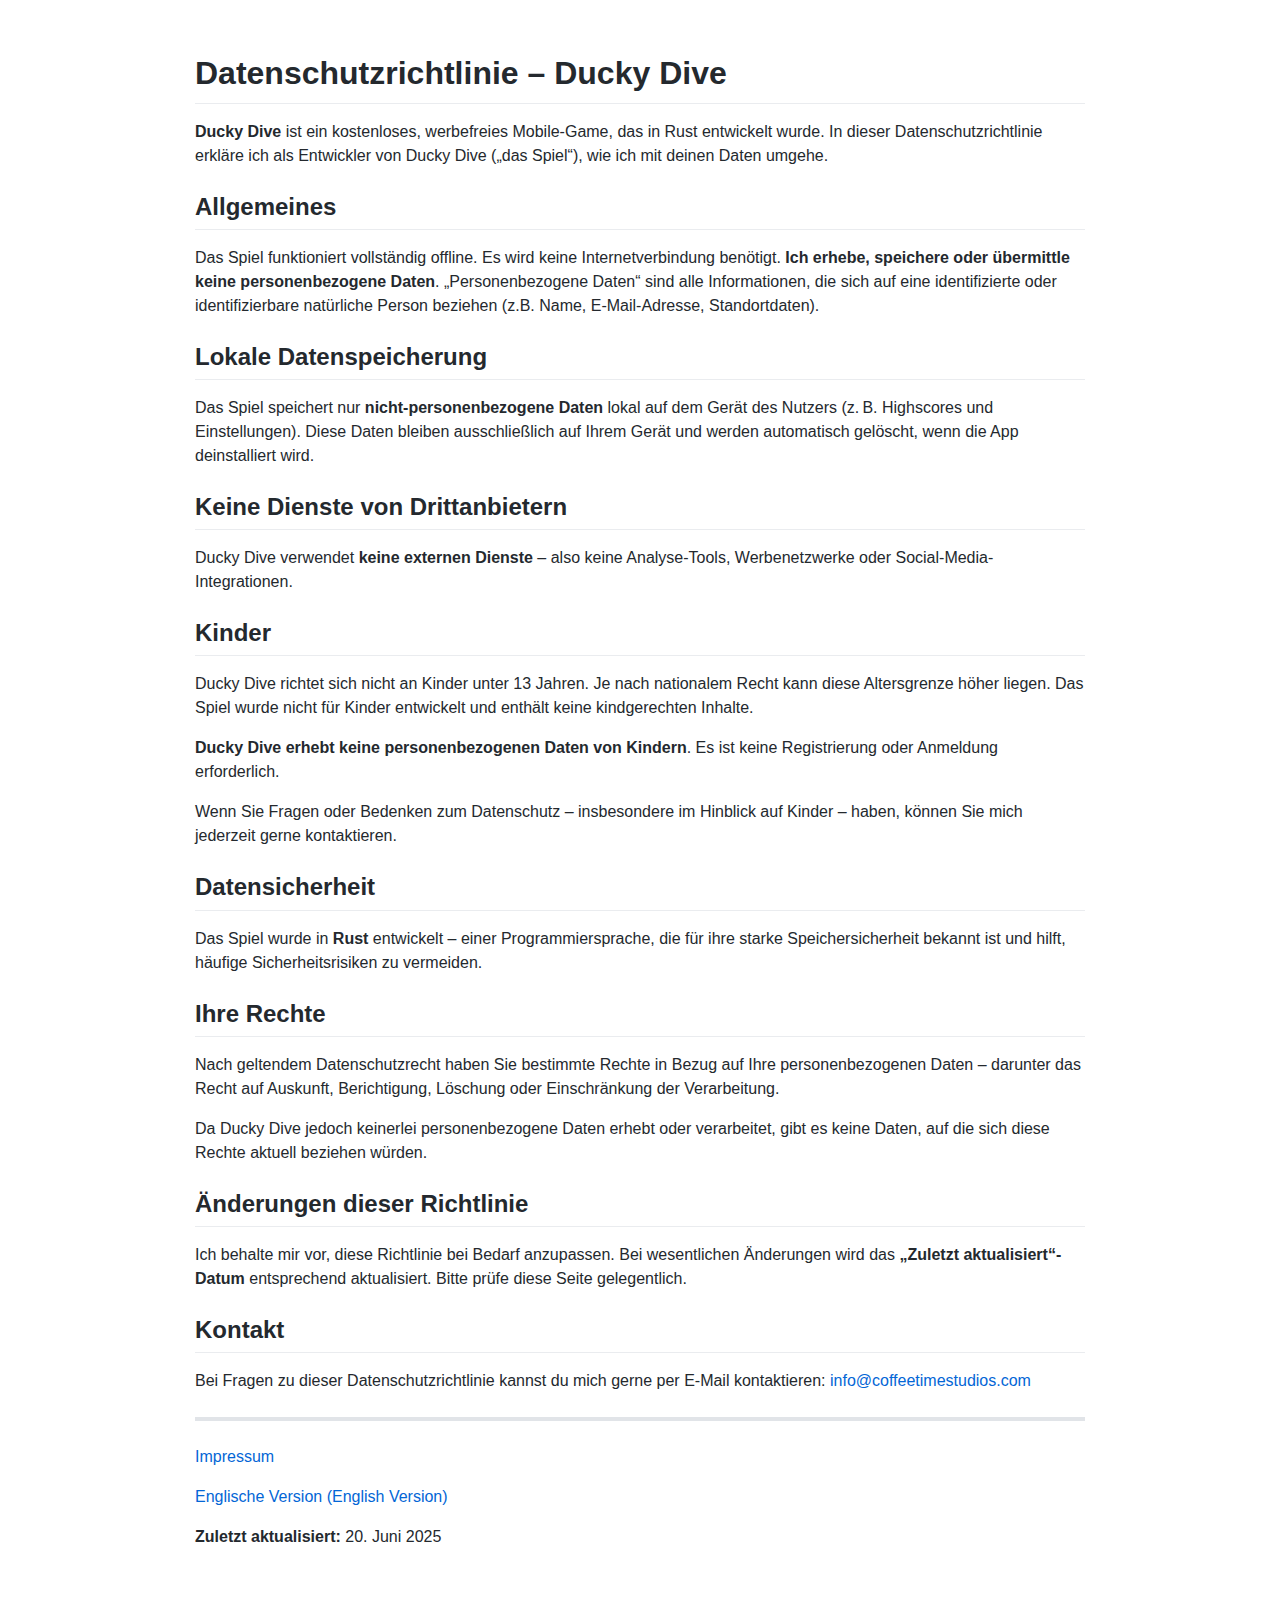
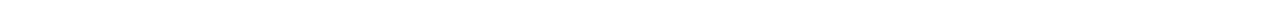
<file: duckydive/privacy/de.html>
<!DOCTYPE html>
<html lang="en">
<head>
  <meta charset="UTF-8">
  <meta name="viewport" content="width=device-width, initial-scale=1">
  <meta name="robots" content="noindex">
  <title>Datenschutzrichtlinie – Ducky Dive</title>
  <style>
  @font-face {
  font-family: octicons-link;
  src: url([data-uri]) format('woff');
}

.markdown-body .octicon {
  display: inline-block;
  fill: currentColor;
  vertical-align: text-bottom;
}

.markdown-body .anchor {
  float: left;
  line-height: 1;
  margin-left: -20px;
  padding-right: 4px;
}

.markdown-body .anchor:focus {
  outline: none;
}

.markdown-body h1 .octicon-link,
.markdown-body h2 .octicon-link,
.markdown-body h3 .octicon-link,
.markdown-body h4 .octicon-link,
.markdown-body h5 .octicon-link,
.markdown-body h6 .octicon-link {
  color: #1b1f23;
  vertical-align: middle;
  visibility: hidden;
}

.markdown-body h1:hover .anchor,
.markdown-body h2:hover .anchor,
.markdown-body h3:hover .anchor,
.markdown-body h4:hover .anchor,
.markdown-body h5:hover .anchor,
.markdown-body h6:hover .anchor {
  text-decoration: none;
}

.markdown-body h1:hover .anchor .octicon-link,
.markdown-body h2:hover .anchor .octicon-link,
.markdown-body h3:hover .anchor .octicon-link,
.markdown-body h4:hover .anchor .octicon-link,
.markdown-body h5:hover .anchor .octicon-link,
.markdown-body h6:hover .anchor .octicon-link {
  visibility: visible;
}

.markdown-body {
  -ms-text-size-adjust: 100%;
  -webkit-text-size-adjust: 100%;
  color: #24292e;
  line-height: 1.5;
  font-family: -apple-system,BlinkMacSystemFont,Segoe UI,Helvetica,Arial,sans-serif,Apple Color Emoji,Segoe UI Emoji,Segoe UI Symbol;
  font-size: 16px;
  line-height: 1.5;
  word-wrap: break-word;
}

.markdown-body .pl-c {
  color: #6a737d;
}

.markdown-body .pl-c1,
.markdown-body .pl-s .pl-v {
  color: #005cc5;
}

.markdown-body .pl-e,
.markdown-body .pl-en {
  color: #6f42c1;
}

.markdown-body .pl-s .pl-s1,
.markdown-body .pl-smi {
  color: #24292e;
}

.markdown-body .pl-ent {
  color: #22863a;
}

.markdown-body .pl-k {
  color: #d73a49;
}

.markdown-body .pl-pds,
.markdown-body .pl-s,
.markdown-body .pl-s .pl-pse .pl-s1,
.markdown-body .pl-sr,
.markdown-body .pl-sr .pl-cce,
.markdown-body .pl-sr .pl-sra,
.markdown-body .pl-sr .pl-sre {
  color: #032f62;
}

.markdown-body .pl-smw,
.markdown-body .pl-v {
  color: #e36209;
}

.markdown-body .pl-bu {
  color: #b31d28;
}

.markdown-body .pl-ii {
  background-color: #b31d28;
  color: #fafbfc;
}

.markdown-body .pl-c2 {
  background-color: #d73a49;
  color: #fafbfc;
}

.markdown-body .pl-c2:before {
  content: "^M";
}

.markdown-body .pl-sr .pl-cce {
  color: #22863a;
  font-weight: 700;
}

.markdown-body .pl-ml {
  color: #735c0f;
}

.markdown-body .pl-mh,
.markdown-body .pl-mh .pl-en,
.markdown-body .pl-ms {
  color: #005cc5;
  font-weight: 700;
}

.markdown-body .pl-mi {
  color: #24292e;
  font-style: italic;
}

.markdown-body .pl-mb {
  color: #24292e;
  font-weight: 700;
}

.markdown-body .pl-md {
  background-color: #ffeef0;
  color: #b31d28;
}

.markdown-body .pl-mi1 {
  background-color: #f0fff4;
  color: #22863a;
}

.markdown-body .pl-mc {
  background-color: #ffebda;
  color: #e36209;
}

.markdown-body .pl-mi2 {
  background-color: #005cc5;
  color: #f6f8fa;
}

.markdown-body .pl-mdr {
  color: #6f42c1;
  font-weight: 700;
}

.markdown-body .pl-ba {
  color: #586069;
}

.markdown-body .pl-sg {
  color: #959da5;
}

.markdown-body .pl-corl {
  color: #032f62;
  text-decoration: underline;
}

.markdown-body details {
  display: block;
}

.markdown-body summary {
  display: list-item;
}

.markdown-body a {
  background-color: transparent;
}

.markdown-body a:active,
.markdown-body a:hover {
  outline-width: 0;
}

.markdown-body strong {
  font-weight: inherit;
  font-weight: bolder;
}

.markdown-body h1 {
  font-size: 2em;
  margin: .67em 0;
}

.markdown-body img {
  border-style: none;
}

.markdown-body code,
.markdown-body kbd,
.markdown-body pre {
  font-family: monospace,monospace;
  font-size: 1em;
}

.markdown-body hr {
  box-sizing: content-box;
  height: 0;
  overflow: visible;
}

.markdown-body input {
  font: inherit;
  margin: 0;
}

.markdown-body input {
  overflow: visible;
}

.markdown-body [type=checkbox] {
  box-sizing: border-box;
  padding: 0;
}

.markdown-body * {
  box-sizing: border-box;
}

.markdown-body input {
  font-family: inherit;
  font-size: inherit;
  line-height: inherit;
}

.markdown-body a {
  color: #0366d6;
  text-decoration: none;
}

.markdown-body a:hover {
  text-decoration: underline;
}

.markdown-body strong {
  font-weight: 600;
}

.markdown-body hr {
  background: transparent;
  border: 0;
  border-bottom: 1px solid #dfe2e5;
  height: 0;
  margin: 15px 0;
  overflow: hidden;
}

.markdown-body hr:before {
  content: "";
  display: table;
}

.markdown-body hr:after {
  clear: both;
  content: "";
  display: table;
}

.markdown-body table {
  border-collapse: collapse;
  border-spacing: 0;
}

.markdown-body td,
.markdown-body th {
  padding: 0;
}

.markdown-body details summary {
  cursor: pointer;
}

.markdown-body h1,
.markdown-body h2,
.markdown-body h3,
.markdown-body h4,
.markdown-body h5,
.markdown-body h6 {
  margin-bottom: 0;
  margin-top: 0;
}

.markdown-body h1 {
  font-size: 32px;
}

.markdown-body h1,
.markdown-body h2 {
  font-weight: 600;
}

.markdown-body h2 {
  font-size: 24px;
}

.markdown-body h3 {
  font-size: 20px;
}

.markdown-body h3,
.markdown-body h4 {
  font-weight: 600;
}

.markdown-body h4 {
  font-size: 16px;
}

.markdown-body h5 {
  font-size: 14px;
}

.markdown-body h5,
.markdown-body h6 {
  font-weight: 600;
}

.markdown-body h6 {
  font-size: 12px;
}

.markdown-body p {
  margin-bottom: 10px;
  margin-top: 0;
}

.markdown-body blockquote {
  margin: 0;
}

.markdown-body ol,
.markdown-body ul {
  margin-bottom: 0;
  margin-top: 0;
  padding-left: 0;
}

.markdown-body ol ol,
.markdown-body ul ol {
  list-style-type: lower-roman;
}

.markdown-body ol ol ol,
.markdown-body ol ul ol,
.markdown-body ul ol ol,
.markdown-body ul ul ol {
  list-style-type: lower-alpha;
}

.markdown-body dd {
  margin-left: 0;
}

.markdown-body code,
.markdown-body pre {
  font-family: SFMono-Regular,Consolas,Liberation Mono,Menlo,Courier,monospace;
  font-size: 12px;
}

.markdown-body pre {
  margin-bottom: 0;
  margin-top: 0;
}

.markdown-body input::-webkit-inner-spin-button,
.markdown-body input::-webkit-outer-spin-button {
  -webkit-appearance: none;
  appearance: none;
  margin: 0;
}

.markdown-body .border {
  border: 1px solid #e1e4e8!important;
}

.markdown-body .border-0 {
  border: 0!important;
}

.markdown-body .border-bottom {
  border-bottom: 1px solid #e1e4e8!important;
}

.markdown-body .rounded-1 {
  border-radius: 3px!important;
}

.markdown-body .bg-white {
  background-color: #fff!important;
}

.markdown-body .bg-gray-light {
  background-color: #fafbfc!important;
}

.markdown-body .text-gray-light {
  color: #6a737d!important;
}

.markdown-body .mb-0 {
  margin-bottom: 0!important;
}

.markdown-body .my-2 {
  margin-bottom: 8px!important;
  margin-top: 8px!important;
}

.markdown-body .pl-0 {
  padding-left: 0!important;
}

.markdown-body .py-0 {
  padding-bottom: 0!important;
  padding-top: 0!important;
}

.markdown-body .pl-1 {
  padding-left: 4px!important;
}

.markdown-body .pl-2 {
  padding-left: 8px!important;
}

.markdown-body .py-2 {
  padding-bottom: 8px!important;
  padding-top: 8px!important;
}

.markdown-body .pl-3,
.markdown-body .px-3 {
  padding-left: 16px!important;
}

.markdown-body .px-3 {
  padding-right: 16px!important;
}

.markdown-body .pl-4 {
  padding-left: 24px!important;
}

.markdown-body .pl-5 {
  padding-left: 32px!important;
}

.markdown-body .pl-6 {
  padding-left: 40px!important;
}

.markdown-body .f6 {
  font-size: 12px!important;
}

.markdown-body .lh-condensed {
  line-height: 1.25!important;
}

.markdown-body .text-bold {
  font-weight: 600!important;
}

.markdown-body:before {
  content: "";
  display: table;
}

.markdown-body:after {
  clear: both;
  content: "";
  display: table;
}

.markdown-body>:first-child {
  margin-top: 0!important;
}

.markdown-body>:last-child {
  margin-bottom: 0!important;
}

.markdown-body a:not([href]) {
  color: inherit;
  text-decoration: none;
}

.markdown-body blockquote,
.markdown-body dl,
.markdown-body ol,
.markdown-body p,
.markdown-body pre,
.markdown-body table,
.markdown-body ul {
  margin-bottom: 16px;
  margin-top: 0;
}

.markdown-body hr {
  background-color: #e1e4e8;
  border: 0;
  height: .25em;
  margin: 24px 0;
  padding: 0;
}

.markdown-body blockquote {
  border-left: .25em solid #dfe2e5;
  color: #6a737d;
  padding: 0 1em;
}

.markdown-body blockquote>:first-child {
  margin-top: 0;
}

.markdown-body blockquote>:last-child {
  margin-bottom: 0;
}

.markdown-body kbd {
  background-color: #fafbfc;
  border: 1px solid #c6cbd1;
  border-bottom-color: #959da5;
  border-radius: 3px;
  box-shadow: inset 0 -1px 0 #959da5;
  color: #444d56;
  display: inline-block;
  font-size: 11px;
  line-height: 10px;
  padding: 3px 5px;
  vertical-align: middle;
}

.markdown-body h1,
.markdown-body h2,
.markdown-body h3,
.markdown-body h4,
.markdown-body h5,
.markdown-body h6 {
  font-weight: 600;
  line-height: 1.25;
  margin-bottom: 16px;
  margin-top: 24px;
}

.markdown-body h1 {
  font-size: 2em;
}

.markdown-body h1,
.markdown-body h2 {
  border-bottom: 1px solid #eaecef;
  padding-bottom: .3em;
}

.markdown-body h2 {
  font-size: 1.5em;
}

.markdown-body h3 {
  font-size: 1.25em;
}

.markdown-body h4 {
  font-size: 1em;
}

.markdown-body h5 {
  font-size: .875em;
}

.markdown-body h6 {
  color: #6a737d;
  font-size: .85em;
}

.markdown-body ol,
.markdown-body ul {
  padding-left: 2em;
}

.markdown-body ol ol,
.markdown-body ol ul,
.markdown-body ul ol,
.markdown-body ul ul {
  margin-bottom: 0;
  margin-top: 0;
}

.markdown-body li {
  word-wrap: break-all;
}

.markdown-body li>p {
  margin-top: 16px;
}

.markdown-body li+li {
  margin-top: .25em;
}

.markdown-body dl {
  padding: 0;
}

.markdown-body dl dt {
  font-size: 1em;
  font-style: italic;
  font-weight: 600;
  margin-top: 16px;
  padding: 0;
}

.markdown-body dl dd {
  margin-bottom: 16px;
  padding: 0 16px;
}

.markdown-body table {
  display: block;
  overflow: auto;
  width: 100%;
}

.markdown-body table th {
  font-weight: 600;
}

.markdown-body table td,
.markdown-body table th {
  border: 1px solid #dfe2e5;
  padding: 6px 13px;
}

.markdown-body table tr {
  background-color: #fff;
  border-top: 1px solid #c6cbd1;
}

.markdown-body table tr:nth-child(2n) {
  background-color: #f6f8fa;
}

.markdown-body img {
  background-color: #fff;
  box-sizing: content-box;
  max-width: 100%;
}

.markdown-body img[align=right] {
  padding-left: 20px;
}

.markdown-body img[align=left] {
  padding-right: 20px;
}

.markdown-body code {
  background-color: rgba(27,31,35,.05);
  border-radius: 3px;
  font-size: 85%;
  margin: 0;
  padding: .2em .4em;
}

.markdown-body pre {
  word-wrap: normal;
}

.markdown-body pre>code {
  background: transparent;
  border: 0;
  font-size: 100%;
  margin: 0;
  padding: 0;
  white-space: pre;
  word-break: normal;
}

.markdown-body .highlight {
  margin-bottom: 16px;
}

.markdown-body .highlight pre {
  margin-bottom: 0;
  word-break: normal;
}

.markdown-body .highlight pre,
.markdown-body pre {
  background-color: #f6f8fa;
  border-radius: 3px;
  font-size: 85%;
  line-height: 1.45;
  overflow: auto;
  padding: 16px;
}

.markdown-body pre code {
  background-color: transparent;
  border: 0;
  display: inline;
  line-height: inherit;
  margin: 0;
  max-width: auto;
  overflow: visible;
  padding: 0;
  word-wrap: normal;
}

.markdown-body .commit-tease-sha {
  color: #444d56;
  display: inline-block;
  font-family: SFMono-Regular,Consolas,Liberation Mono,Menlo,Courier,monospace;
  font-size: 90%;
}

.markdown-body .blob-wrapper {
  border-bottom-left-radius: 3px;
  border-bottom-right-radius: 3px;
  overflow-x: auto;
  overflow-y: hidden;
}

.markdown-body .blob-wrapper-embedded {
  max-height: 240px;
  overflow-y: auto;
}

.markdown-body .blob-num {
  -moz-user-select: none;
  -ms-user-select: none;
  -webkit-user-select: none;
  color: rgba(27,31,35,.3);
  cursor: pointer;
  font-family: SFMono-Regular,Consolas,Liberation Mono,Menlo,Courier,monospace;
  font-size: 12px;
  line-height: 20px;
  min-width: 50px;
  padding-left: 10px;
  padding-right: 10px;
  text-align: right;
  user-select: none;
  vertical-align: top;
  white-space: nowrap;
  width: 1%;
}

.markdown-body .blob-num:hover {
  color: rgba(27,31,35,.6);
}

.markdown-body .blob-num:before {
  content: attr(data-line-number);
}

.markdown-body .blob-code {
  line-height: 20px;
  padding-left: 10px;
  padding-right: 10px;
  position: relative;
  vertical-align: top;
}

.markdown-body .blob-code-inner {
  color: #24292e;
  font-family: SFMono-Regular,Consolas,Liberation Mono,Menlo,Courier,monospace;
  font-size: 12px;
  overflow: visible;
  white-space: pre;
  word-wrap: normal;
}

.markdown-body .pl-token.active,
.markdown-body .pl-token:hover {
  background: #ffea7f;
  cursor: pointer;
}

.markdown-body kbd {
  background-color: #fafbfc;
  border: 1px solid #d1d5da;
  border-bottom-color: #c6cbd1;
  border-radius: 3px;
  box-shadow: inset 0 -1px 0 #c6cbd1;
  color: #444d56;
  display: inline-block;
  font: 11px SFMono-Regular,Consolas,Liberation Mono,Menlo,Courier,monospace;
  line-height: 10px;
  padding: 3px 5px;
  vertical-align: middle;
}

.markdown-body :checked+.radio-label {
  border-color: #0366d6;
  position: relative;
  z-index: 1;
}

.markdown-body .tab-size[data-tab-size="1"] {
  -moz-tab-size: 1;
  tab-size: 1;
}

.markdown-body .tab-size[data-tab-size="2"] {
  -moz-tab-size: 2;
  tab-size: 2;
}

.markdown-body .tab-size[data-tab-size="3"] {
  -moz-tab-size: 3;
  tab-size: 3;
}

.markdown-body .tab-size[data-tab-size="4"] {
  -moz-tab-size: 4;
  tab-size: 4;
}

.markdown-body .tab-size[data-tab-size="5"] {
  -moz-tab-size: 5;
  tab-size: 5;
}

.markdown-body .tab-size[data-tab-size="6"] {
  -moz-tab-size: 6;
  tab-size: 6;
}

.markdown-body .tab-size[data-tab-size="7"] {
  -moz-tab-size: 7;
  tab-size: 7;
}

.markdown-body .tab-size[data-tab-size="8"] {
  -moz-tab-size: 8;
  tab-size: 8;
}

.markdown-body .tab-size[data-tab-size="9"] {
  -moz-tab-size: 9;
  tab-size: 9;
}

.markdown-body .tab-size[data-tab-size="10"] {
  -moz-tab-size: 10;
  tab-size: 10;
}

.markdown-body .tab-size[data-tab-size="11"] {
  -moz-tab-size: 11;
  tab-size: 11;
}

.markdown-body .tab-size[data-tab-size="12"] {
  -moz-tab-size: 12;
  tab-size: 12;
}

.markdown-body .task-list-item {
  list-style-type: none;
}

.markdown-body .task-list-item+.task-list-item {
  margin-top: 3px;
}

.markdown-body .task-list-item input {
  margin: 0 .2em .25em -1.6em;
  vertical-align: middle;
}

.markdown-body hr {
  border-bottom-color: #eee;
}

.markdown-body .pl-0 {
  padding-left: 0!important;
}

.markdown-body .pl-1 {
  padding-left: 4px!important;
}

.markdown-body .pl-2 {
  padding-left: 8px!important;
}

.markdown-body .pl-3 {
  padding-left: 16px!important;
}

.markdown-body .pl-4 {
  padding-left: 24px!important;
}

.markdown-body .pl-5 {
  padding-left: 32px!important;
}

.markdown-body .pl-6 {
  padding-left: 40px!important;
}

.markdown-body .pl-7 {
  padding-left: 48px!important;
}

.markdown-body .pl-8 {
  padding-left: 64px!important;
}

.markdown-body .pl-9 {
  padding-left: 80px!important;
}

.markdown-body .pl-10 {
  padding-left: 96px!important;
}

.markdown-body .pl-11 {
  padding-left: 112px!important;
}

.markdown-body .pl-12 {
  padding-left: 128px!important;
}

/*# sourceURL=webpack://./node_modules/github-markdown-css/github-markdown.css */
/*# sourceMappingURL=[data-uri] */
  </style>
  <style>
  /**
 * prism.js default theme for JavaScript, CSS and HTML
 * Based on dabblet (http://dabblet.com)
 * @author Lea Verou
 */

code[class*="language-"],
pre[class*="language-"] {
	color: black;
	background: none;
	text-shadow: 0 1px white;
	font-family: Consolas, Monaco, 'Andale Mono', 'Ubuntu Mono', monospace;
	font-size: 1em;
	text-align: left;
	white-space: pre;
	word-spacing: normal;
	word-break: normal;
	word-wrap: normal;
	line-height: 1.5;

	-moz-tab-size: 4;
	-o-tab-size: 4;
	tab-size: 4;

	-webkit-hyphens: none;
	-moz-hyphens: none;
	-ms-hyphens: none;
	hyphens: none;
}

pre[class*="language-"]::-moz-selection, pre[class*="language-"] ::-moz-selection,
code[class*="language-"]::-moz-selection, code[class*="language-"] ::-moz-selection {
	text-shadow: none;
	background: #b3d4fc;
}

pre[class*="language-"]::selection, pre[class*="language-"] ::selection,
code[class*="language-"]::selection, code[class*="language-"] ::selection {
	text-shadow: none;
	background: #b3d4fc;
}

@media print {
	code[class*="language-"],
	pre[class*="language-"] {
		text-shadow: none;
	}
}

/* Code blocks */
pre[class*="language-"] {
	padding: 1em;
	margin: .5em 0;
	overflow: auto;
}

:not(pre) > code[class*="language-"],
pre[class*="language-"] {
	background: #f5f2f0;
}

/* Inline code */
:not(pre) > code[class*="language-"] {
	padding: .1em;
	border-radius: .3em;
	white-space: normal;
}

.token.comment,
.token.prolog,
.token.doctype,
.token.cdata {
	color: slategray;
}

.token.punctuation {
	color: #999;
}

.token.namespace {
	opacity: .7;
}

.token.property,
.token.tag,
.token.boolean,
.token.number,
.token.constant,
.token.symbol,
.token.deleted {
	color: #905;
}

.token.selector,
.token.attr-name,
.token.string,
.token.char,
.token.builtin,
.token.inserted {
	color: #690;
}

.token.operator,
.token.entity,
.token.url,
.language-css .token.string,
.style .token.string {
	color: #9a6e3a;
	/* This background color was intended by the author of this theme. */
	background: hsla(0, 0%, 100%, .5);
}

.token.atrule,
.token.attr-value,
.token.keyword {
	color: #07a;
}

.token.function,
.token.class-name {
	color: #DD4A68;
}

.token.regex,
.token.important,
.token.variable {
	color: #e90;
}

.token.important,
.token.bold {
	font-weight: bold;
}
.token.italic {
	font-style: italic;
}

.token.entity {
	cursor: help;
}

/*# sourceURL=webpack://./node_modules/prismjs/themes/prism.css */
/*# sourceMappingURL=[data-uri] */
  </style>
  <style>
  
  </style>
  <style>
    .markdown-body {
      font-family: -apple-system,Segoe UI,Helvetica,Arial,sans-serif,Apple Color Emoji,Segoe UI Emoji;
      box-sizing: border-box;
      min-width: 200px;
      max-width: 980px;
      margin: 0 auto;
      padding: 45px;
    }

    @media not print {
      .markdown-body {
        padding: 45px;
      }

      @media (max-width: 767px) {
        .markdown-body {
          padding: 15px;
        }
      }
    }

    .hf-container {
      color: #24292e;
      line-height: 1.3;
    }

    .markdown-body .highlight pre,
    .markdown-body pre {
      white-space: pre-wrap;
    }
    .markdown-body table {
      display: table;
    }
    .markdown-body img[data-align="center"] {
      display: block;
      margin: 0 auto;
    }
    .markdown-body img[data-align="right"] {
      display: block;
      margin: 0 0 0 auto;
    }
    .markdown-body li.task-list-item {
      list-style-type: none;
    }
    .markdown-body li > [type=checkbox] {
      margin: 0 0 0 -1.3em;
    }
    .markdown-body input[type="checkbox"] ~ p {
      margin-top: 0;
      display: inline-block;
    }
    .markdown-body ol ol,
    .markdown-body ul ol {
      list-style-type: decimal;
    }
    .markdown-body ol ol ol,
    .markdown-body ol ul ol,
    .markdown-body ul ol ol,
    .markdown-body ul ul ol {
      list-style-type: decimal;
    }
  </style>
  <style>.markdown-body a.footnote-ref {
  text-decoration: none;
}

.footnotes {
  font-size: .85em;
  opacity: .8;
}

.footnotes li[role="doc-endnote"] {
  position: relative;
}

.footnotes .footnote-back {
  position: absolute;
  font-family: initial;
  top: .2em;
  right: 1em;
  text-decoration: none;
}

.inline-math.invalid,
.multiple-math.invalid {
  color: rgb(255, 105, 105);
}

.toc-container {
  width: 100%;
}

.toc-container .toc-title {
  font-weight: 700;
  font-size: 1.2em;
  margin-bottom: 0;
}

.toc-container li,
.toc-container ul,
.toc-container ul li {
  list-style: none !important;
}

.toc-container > ul {
  padding-left: 0;
}

.toc-container ul li span {
  display : flex;
}

.toc-container ul li span a {
  color: inherit;
  text-decoration: none;
}
.toc-container ul li span a:hover {
  color: inherit;
  text-decoration: none;
}

.toc-container ul li span span.dots {
  flex: 1;
  height: 0.65em;
  margin: 0 10px;
  border-bottom: 2px dotted black;
}

/*# sourceURL=webpack://./src/muya/lib/assets/styles/exportStyle.css */
/*# sourceMappingURL=[data-uri] */</style>
  <style>.markdown-body{}pre.front-matter{display:none!important;}</style>
</head>
<body>
  <article class="markdown-body"><h1 class="atx" id="datenschutzrichtlinie--ducky-dive">Datenschutzrichtlinie – Ducky Dive</h1>
<p><strong>Ducky Dive</strong> ist ein kostenloses, werbefreies Mobile-Game, das in Rust entwickelt wurde. In dieser Datenschutzrichtlinie erkläre ich als Entwickler von Ducky Dive („das Spiel“), wie ich mit deinen Daten umgehe.</p>
<h2 class="atx" id="allgemeines">Allgemeines</h2>
<p>Das Spiel funktioniert vollständig offline. Es wird keine Internetverbindung benötigt. <strong>Ich erhebe, speichere oder übermittle keine personenbezogene Daten</strong>.
„Personenbezogene Daten“ sind alle Informationen, die sich auf eine identifizierte oder identifizierbare natürliche Person beziehen (z.B. Name, E-Mail-Adresse, Standortdaten).</p>
<h2 class="atx" id="lokale-datenspeicherung">Lokale Datenspeicherung</h2>
<p>Das Spiel speichert nur <strong>nicht-personenbezogene Daten</strong> lokal auf dem Gerät des Nutzers (z. B. Highscores und Einstellungen). Diese Daten bleiben ausschließlich auf Ihrem Gerät und werden automatisch gelöscht, wenn die App deinstalliert wird.</p>
<h2 class="atx" id="keine-dienste-von-drittanbietern">Keine Dienste von Drittanbietern</h2>
<p>Ducky Dive verwendet <strong>keine externen Dienste</strong> – also keine Analyse-Tools, Werbenetzwerke oder Social-Media-Integrationen.</p>
<h2 class="atx" id="kinder">Kinder</h2>
<p>Ducky Dive richtet sich nicht an Kinder unter 13 Jahren. Je nach nationalem Recht kann diese Altersgrenze höher liegen. Das Spiel wurde nicht für Kinder entwickelt und enthält keine kindgerechten Inhalte.</p>
<p><strong>Ducky Dive erhebt keine personenbezogenen Daten von Kindern</strong>. Es ist keine Registrierung oder Anmeldung erforderlich.</p>
<p>Wenn Sie Fragen oder Bedenken zum Datenschutz – insbesondere im Hinblick auf Kinder – haben, können Sie mich jederzeit gerne kontaktieren.</p>
<h2 class="atx" id="datensicherheit">Datensicherheit</h2>
<p>Das Spiel wurde in <strong>Rust</strong> entwickelt – einer Programmiersprache, die für ihre starke Speichersicherheit bekannt ist und hilft, häufige Sicherheitsrisiken zu vermeiden.</p>
<h2 class="atx" id="ihre-rechte">Ihre Rechte</h2>
<p>Nach geltendem Datenschutzrecht haben Sie bestimmte Rechte in Bezug auf Ihre personenbezogenen Daten – darunter das Recht auf Auskunft, Berichtigung, Löschung oder Einschränkung der Verarbeitung.</p>
<p>Da Ducky Dive jedoch keinerlei personenbezogene Daten erhebt oder verarbeitet, gibt es keine Daten, auf die sich diese Rechte aktuell beziehen würden.</p>
<h2 class="atx" id="anderungen-dieser-richtlinie">Änderungen dieser Richtlinie</h2>
<p>Ich behalte mir vor, diese Richtlinie bei Bedarf anzupassen. Bei wesentlichen Änderungen wird das <strong>„Zuletzt aktualisiert“-Datum</strong> entsprechend aktualisiert. Bitte prüfe diese Seite gelegentlich.</p>
<h2 class="atx" id="kontakt">Kontakt</h2>
<p>Bei Fragen zu dieser Datenschutzrichtlinie kannst du mich gerne per E-Mail kontaktieren: <a href="mailto:info@coffeetimestudios.com">info@coffeetimestudios.com</a></p>
<hr>
<p><a href="https://coffeetimestudios.com/impressum">Impressum</a></p>
<p><a href="./en">Englische Version (English Version)</a></p>
<p><strong>Zuletzt aktualisiert:</strong> 20. Juni 2025</p>
</article>
</body>
</html>
</file>
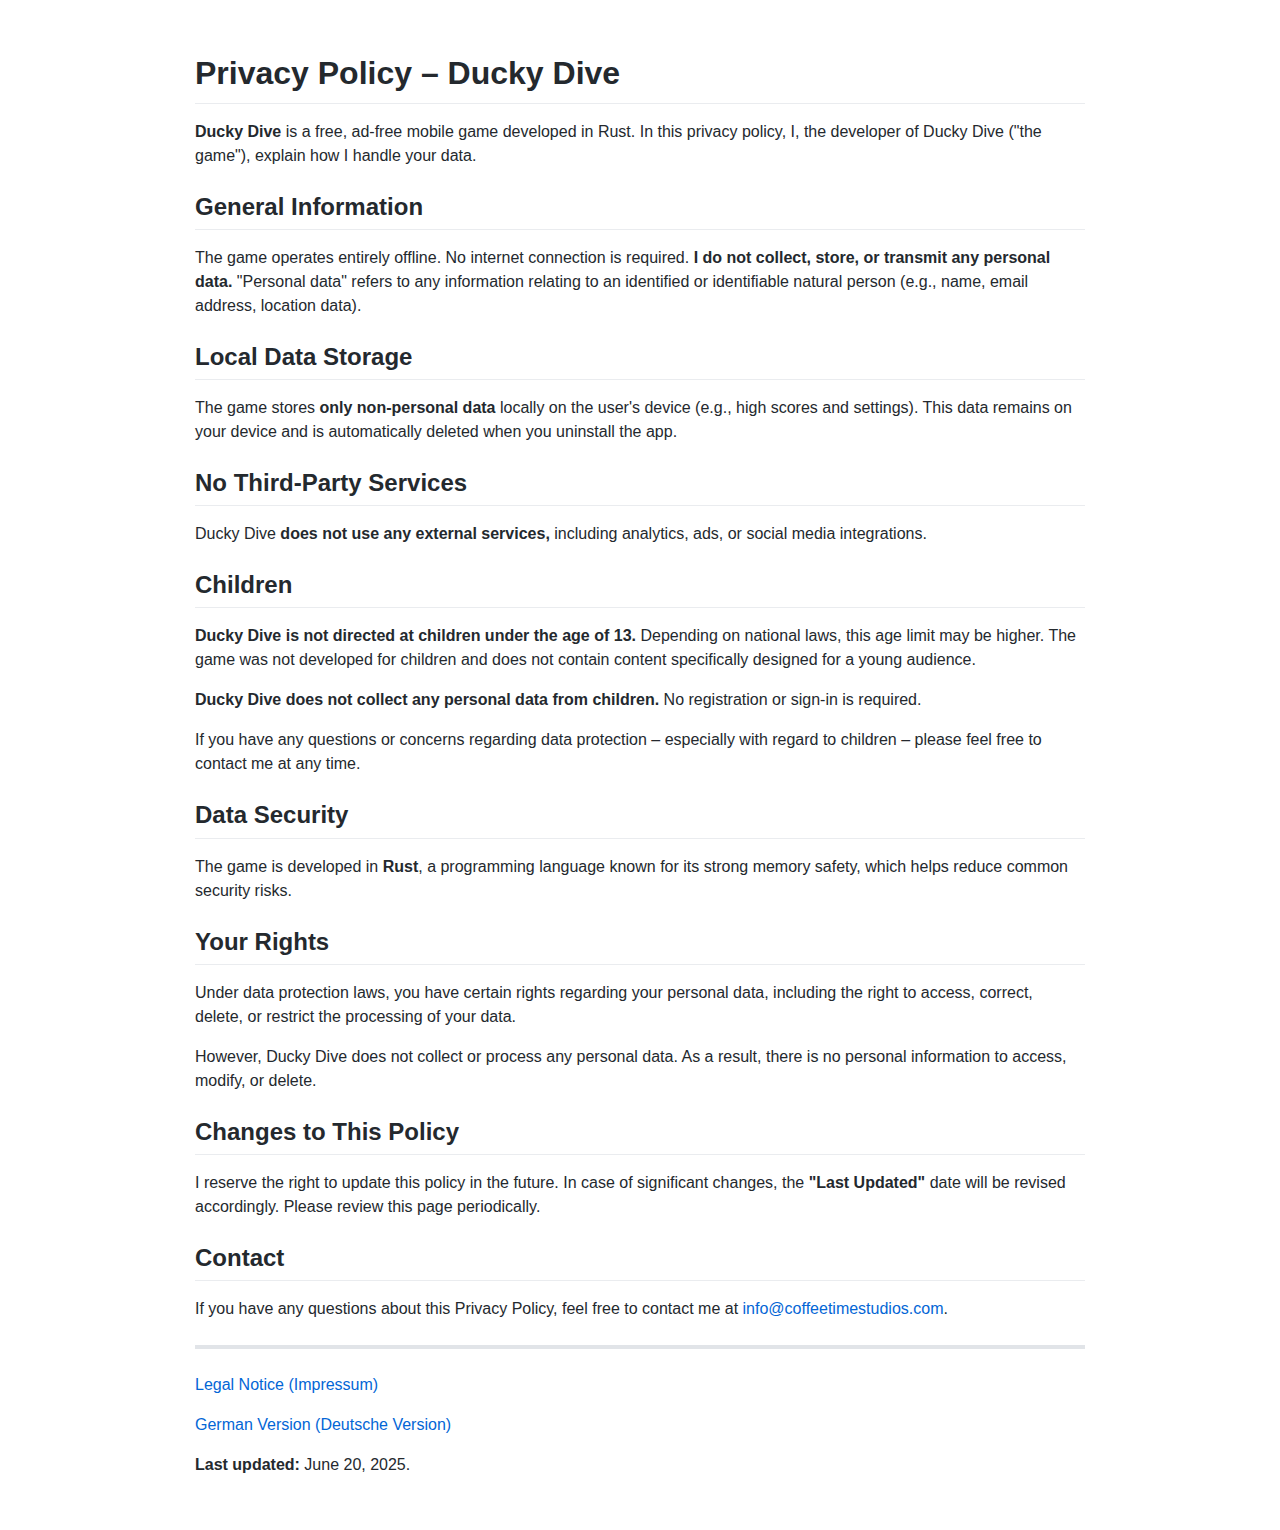
<file: duckydive/privacy/en.html>
<!DOCTYPE html>
<html lang="en">
<head>
  <meta charset="UTF-8">
  <meta name="viewport" content="width=device-width, initial-scale=1">
  <meta name="robots" content="noindex">
  <title>Privacy Policy – Ducky Dive</title>
  <style>
  @font-face {
  font-family: octicons-link;
  src: url([data-uri]) format('woff');
}

.markdown-body .octicon {
  display: inline-block;
  fill: currentColor;
  vertical-align: text-bottom;
}

.markdown-body .anchor {
  float: left;
  line-height: 1;
  margin-left: -20px;
  padding-right: 4px;
}

.markdown-body .anchor:focus {
  outline: none;
}

.markdown-body h1 .octicon-link,
.markdown-body h2 .octicon-link,
.markdown-body h3 .octicon-link,
.markdown-body h4 .octicon-link,
.markdown-body h5 .octicon-link,
.markdown-body h6 .octicon-link {
  color: #1b1f23;
  vertical-align: middle;
  visibility: hidden;
}

.markdown-body h1:hover .anchor,
.markdown-body h2:hover .anchor,
.markdown-body h3:hover .anchor,
.markdown-body h4:hover .anchor,
.markdown-body h5:hover .anchor,
.markdown-body h6:hover .anchor {
  text-decoration: none;
}

.markdown-body h1:hover .anchor .octicon-link,
.markdown-body h2:hover .anchor .octicon-link,
.markdown-body h3:hover .anchor .octicon-link,
.markdown-body h4:hover .anchor .octicon-link,
.markdown-body h5:hover .anchor .octicon-link,
.markdown-body h6:hover .anchor .octicon-link {
  visibility: visible;
}

.markdown-body {
  -ms-text-size-adjust: 100%;
  -webkit-text-size-adjust: 100%;
  color: #24292e;
  line-height: 1.5;
  font-family: -apple-system,BlinkMacSystemFont,Segoe UI,Helvetica,Arial,sans-serif,Apple Color Emoji,Segoe UI Emoji,Segoe UI Symbol;
  font-size: 16px;
  line-height: 1.5;
  word-wrap: break-word;
}

.markdown-body .pl-c {
  color: #6a737d;
}

.markdown-body .pl-c1,
.markdown-body .pl-s .pl-v {
  color: #005cc5;
}

.markdown-body .pl-e,
.markdown-body .pl-en {
  color: #6f42c1;
}

.markdown-body .pl-s .pl-s1,
.markdown-body .pl-smi {
  color: #24292e;
}

.markdown-body .pl-ent {
  color: #22863a;
}

.markdown-body .pl-k {
  color: #d73a49;
}

.markdown-body .pl-pds,
.markdown-body .pl-s,
.markdown-body .pl-s .pl-pse .pl-s1,
.markdown-body .pl-sr,
.markdown-body .pl-sr .pl-cce,
.markdown-body .pl-sr .pl-sra,
.markdown-body .pl-sr .pl-sre {
  color: #032f62;
}

.markdown-body .pl-smw,
.markdown-body .pl-v {
  color: #e36209;
}

.markdown-body .pl-bu {
  color: #b31d28;
}

.markdown-body .pl-ii {
  background-color: #b31d28;
  color: #fafbfc;
}

.markdown-body .pl-c2 {
  background-color: #d73a49;
  color: #fafbfc;
}

.markdown-body .pl-c2:before {
  content: "^M";
}

.markdown-body .pl-sr .pl-cce {
  color: #22863a;
  font-weight: 700;
}

.markdown-body .pl-ml {
  color: #735c0f;
}

.markdown-body .pl-mh,
.markdown-body .pl-mh .pl-en,
.markdown-body .pl-ms {
  color: #005cc5;
  font-weight: 700;
}

.markdown-body .pl-mi {
  color: #24292e;
  font-style: italic;
}

.markdown-body .pl-mb {
  color: #24292e;
  font-weight: 700;
}

.markdown-body .pl-md {
  background-color: #ffeef0;
  color: #b31d28;
}

.markdown-body .pl-mi1 {
  background-color: #f0fff4;
  color: #22863a;
}

.markdown-body .pl-mc {
  background-color: #ffebda;
  color: #e36209;
}

.markdown-body .pl-mi2 {
  background-color: #005cc5;
  color: #f6f8fa;
}

.markdown-body .pl-mdr {
  color: #6f42c1;
  font-weight: 700;
}

.markdown-body .pl-ba {
  color: #586069;
}

.markdown-body .pl-sg {
  color: #959da5;
}

.markdown-body .pl-corl {
  color: #032f62;
  text-decoration: underline;
}

.markdown-body details {
  display: block;
}

.markdown-body summary {
  display: list-item;
}

.markdown-body a {
  background-color: transparent;
}

.markdown-body a:active,
.markdown-body a:hover {
  outline-width: 0;
}

.markdown-body strong {
  font-weight: inherit;
  font-weight: bolder;
}

.markdown-body h1 {
  font-size: 2em;
  margin: .67em 0;
}

.markdown-body img {
  border-style: none;
}

.markdown-body code,
.markdown-body kbd,
.markdown-body pre {
  font-family: monospace,monospace;
  font-size: 1em;
}

.markdown-body hr {
  box-sizing: content-box;
  height: 0;
  overflow: visible;
}

.markdown-body input {
  font: inherit;
  margin: 0;
}

.markdown-body input {
  overflow: visible;
}

.markdown-body [type=checkbox] {
  box-sizing: border-box;
  padding: 0;
}

.markdown-body * {
  box-sizing: border-box;
}

.markdown-body input {
  font-family: inherit;
  font-size: inherit;
  line-height: inherit;
}

.markdown-body a {
  color: #0366d6;
  text-decoration: none;
}

.markdown-body a:hover {
  text-decoration: underline;
}

.markdown-body strong {
  font-weight: 600;
}

.markdown-body hr {
  background: transparent;
  border: 0;
  border-bottom: 1px solid #dfe2e5;
  height: 0;
  margin: 15px 0;
  overflow: hidden;
}

.markdown-body hr:before {
  content: "";
  display: table;
}

.markdown-body hr:after {
  clear: both;
  content: "";
  display: table;
}

.markdown-body table {
  border-collapse: collapse;
  border-spacing: 0;
}

.markdown-body td,
.markdown-body th {
  padding: 0;
}

.markdown-body details summary {
  cursor: pointer;
}

.markdown-body h1,
.markdown-body h2,
.markdown-body h3,
.markdown-body h4,
.markdown-body h5,
.markdown-body h6 {
  margin-bottom: 0;
  margin-top: 0;
}

.markdown-body h1 {
  font-size: 32px;
}

.markdown-body h1,
.markdown-body h2 {
  font-weight: 600;
}

.markdown-body h2 {
  font-size: 24px;
}

.markdown-body h3 {
  font-size: 20px;
}

.markdown-body h3,
.markdown-body h4 {
  font-weight: 600;
}

.markdown-body h4 {
  font-size: 16px;
}

.markdown-body h5 {
  font-size: 14px;
}

.markdown-body h5,
.markdown-body h6 {
  font-weight: 600;
}

.markdown-body h6 {
  font-size: 12px;
}

.markdown-body p {
  margin-bottom: 10px;
  margin-top: 0;
}

.markdown-body blockquote {
  margin: 0;
}

.markdown-body ol,
.markdown-body ul {
  margin-bottom: 0;
  margin-top: 0;
  padding-left: 0;
}

.markdown-body ol ol,
.markdown-body ul ol {
  list-style-type: lower-roman;
}

.markdown-body ol ol ol,
.markdown-body ol ul ol,
.markdown-body ul ol ol,
.markdown-body ul ul ol {
  list-style-type: lower-alpha;
}

.markdown-body dd {
  margin-left: 0;
}

.markdown-body code,
.markdown-body pre {
  font-family: SFMono-Regular,Consolas,Liberation Mono,Menlo,Courier,monospace;
  font-size: 12px;
}

.markdown-body pre {
  margin-bottom: 0;
  margin-top: 0;
}

.markdown-body input::-webkit-inner-spin-button,
.markdown-body input::-webkit-outer-spin-button {
  -webkit-appearance: none;
  appearance: none;
  margin: 0;
}

.markdown-body .border {
  border: 1px solid #e1e4e8!important;
}

.markdown-body .border-0 {
  border: 0!important;
}

.markdown-body .border-bottom {
  border-bottom: 1px solid #e1e4e8!important;
}

.markdown-body .rounded-1 {
  border-radius: 3px!important;
}

.markdown-body .bg-white {
  background-color: #fff!important;
}

.markdown-body .bg-gray-light {
  background-color: #fafbfc!important;
}

.markdown-body .text-gray-light {
  color: #6a737d!important;
}

.markdown-body .mb-0 {
  margin-bottom: 0!important;
}

.markdown-body .my-2 {
  margin-bottom: 8px!important;
  margin-top: 8px!important;
}

.markdown-body .pl-0 {
  padding-left: 0!important;
}

.markdown-body .py-0 {
  padding-bottom: 0!important;
  padding-top: 0!important;
}

.markdown-body .pl-1 {
  padding-left: 4px!important;
}

.markdown-body .pl-2 {
  padding-left: 8px!important;
}

.markdown-body .py-2 {
  padding-bottom: 8px!important;
  padding-top: 8px!important;
}

.markdown-body .pl-3,
.markdown-body .px-3 {
  padding-left: 16px!important;
}

.markdown-body .px-3 {
  padding-right: 16px!important;
}

.markdown-body .pl-4 {
  padding-left: 24px!important;
}

.markdown-body .pl-5 {
  padding-left: 32px!important;
}

.markdown-body .pl-6 {
  padding-left: 40px!important;
}

.markdown-body .f6 {
  font-size: 12px!important;
}

.markdown-body .lh-condensed {
  line-height: 1.25!important;
}

.markdown-body .text-bold {
  font-weight: 600!important;
}

.markdown-body:before {
  content: "";
  display: table;
}

.markdown-body:after {
  clear: both;
  content: "";
  display: table;
}

.markdown-body>:first-child {
  margin-top: 0!important;
}

.markdown-body>:last-child {
  margin-bottom: 0!important;
}

.markdown-body a:not([href]) {
  color: inherit;
  text-decoration: none;
}

.markdown-body blockquote,
.markdown-body dl,
.markdown-body ol,
.markdown-body p,
.markdown-body pre,
.markdown-body table,
.markdown-body ul {
  margin-bottom: 16px;
  margin-top: 0;
}

.markdown-body hr {
  background-color: #e1e4e8;
  border: 0;
  height: .25em;
  margin: 24px 0;
  padding: 0;
}

.markdown-body blockquote {
  border-left: .25em solid #dfe2e5;
  color: #6a737d;
  padding: 0 1em;
}

.markdown-body blockquote>:first-child {
  margin-top: 0;
}

.markdown-body blockquote>:last-child {
  margin-bottom: 0;
}

.markdown-body kbd {
  background-color: #fafbfc;
  border: 1px solid #c6cbd1;
  border-bottom-color: #959da5;
  border-radius: 3px;
  box-shadow: inset 0 -1px 0 #959da5;
  color: #444d56;
  display: inline-block;
  font-size: 11px;
  line-height: 10px;
  padding: 3px 5px;
  vertical-align: middle;
}

.markdown-body h1,
.markdown-body h2,
.markdown-body h3,
.markdown-body h4,
.markdown-body h5,
.markdown-body h6 {
  font-weight: 600;
  line-height: 1.25;
  margin-bottom: 16px;
  margin-top: 24px;
}

.markdown-body h1 {
  font-size: 2em;
}

.markdown-body h1,
.markdown-body h2 {
  border-bottom: 1px solid #eaecef;
  padding-bottom: .3em;
}

.markdown-body h2 {
  font-size: 1.5em;
}

.markdown-body h3 {
  font-size: 1.25em;
}

.markdown-body h4 {
  font-size: 1em;
}

.markdown-body h5 {
  font-size: .875em;
}

.markdown-body h6 {
  color: #6a737d;
  font-size: .85em;
}

.markdown-body ol,
.markdown-body ul {
  padding-left: 2em;
}

.markdown-body ol ol,
.markdown-body ol ul,
.markdown-body ul ol,
.markdown-body ul ul {
  margin-bottom: 0;
  margin-top: 0;
}

.markdown-body li {
  word-wrap: break-all;
}

.markdown-body li>p {
  margin-top: 16px;
}

.markdown-body li+li {
  margin-top: .25em;
}

.markdown-body dl {
  padding: 0;
}

.markdown-body dl dt {
  font-size: 1em;
  font-style: italic;
  font-weight: 600;
  margin-top: 16px;
  padding: 0;
}

.markdown-body dl dd {
  margin-bottom: 16px;
  padding: 0 16px;
}

.markdown-body table {
  display: block;
  overflow: auto;
  width: 100%;
}

.markdown-body table th {
  font-weight: 600;
}

.markdown-body table td,
.markdown-body table th {
  border: 1px solid #dfe2e5;
  padding: 6px 13px;
}

.markdown-body table tr {
  background-color: #fff;
  border-top: 1px solid #c6cbd1;
}

.markdown-body table tr:nth-child(2n) {
  background-color: #f6f8fa;
}

.markdown-body img {
  background-color: #fff;
  box-sizing: content-box;
  max-width: 100%;
}

.markdown-body img[align=right] {
  padding-left: 20px;
}

.markdown-body img[align=left] {
  padding-right: 20px;
}

.markdown-body code {
  background-color: rgba(27,31,35,.05);
  border-radius: 3px;
  font-size: 85%;
  margin: 0;
  padding: .2em .4em;
}

.markdown-body pre {
  word-wrap: normal;
}

.markdown-body pre>code {
  background: transparent;
  border: 0;
  font-size: 100%;
  margin: 0;
  padding: 0;
  white-space: pre;
  word-break: normal;
}

.markdown-body .highlight {
  margin-bottom: 16px;
}

.markdown-body .highlight pre {
  margin-bottom: 0;
  word-break: normal;
}

.markdown-body .highlight pre,
.markdown-body pre {
  background-color: #f6f8fa;
  border-radius: 3px;
  font-size: 85%;
  line-height: 1.45;
  overflow: auto;
  padding: 16px;
}

.markdown-body pre code {
  background-color: transparent;
  border: 0;
  display: inline;
  line-height: inherit;
  margin: 0;
  max-width: auto;
  overflow: visible;
  padding: 0;
  word-wrap: normal;
}

.markdown-body .commit-tease-sha {
  color: #444d56;
  display: inline-block;
  font-family: SFMono-Regular,Consolas,Liberation Mono,Menlo,Courier,monospace;
  font-size: 90%;
}

.markdown-body .blob-wrapper {
  border-bottom-left-radius: 3px;
  border-bottom-right-radius: 3px;
  overflow-x: auto;
  overflow-y: hidden;
}

.markdown-body .blob-wrapper-embedded {
  max-height: 240px;
  overflow-y: auto;
}

.markdown-body .blob-num {
  -moz-user-select: none;
  -ms-user-select: none;
  -webkit-user-select: none;
  color: rgba(27,31,35,.3);
  cursor: pointer;
  font-family: SFMono-Regular,Consolas,Liberation Mono,Menlo,Courier,monospace;
  font-size: 12px;
  line-height: 20px;
  min-width: 50px;
  padding-left: 10px;
  padding-right: 10px;
  text-align: right;
  user-select: none;
  vertical-align: top;
  white-space: nowrap;
  width: 1%;
}

.markdown-body .blob-num:hover {
  color: rgba(27,31,35,.6);
}

.markdown-body .blob-num:before {
  content: attr(data-line-number);
}

.markdown-body .blob-code {
  line-height: 20px;
  padding-left: 10px;
  padding-right: 10px;
  position: relative;
  vertical-align: top;
}

.markdown-body .blob-code-inner {
  color: #24292e;
  font-family: SFMono-Regular,Consolas,Liberation Mono,Menlo,Courier,monospace;
  font-size: 12px;
  overflow: visible;
  white-space: pre;
  word-wrap: normal;
}

.markdown-body .pl-token.active,
.markdown-body .pl-token:hover {
  background: #ffea7f;
  cursor: pointer;
}

.markdown-body kbd {
  background-color: #fafbfc;
  border: 1px solid #d1d5da;
  border-bottom-color: #c6cbd1;
  border-radius: 3px;
  box-shadow: inset 0 -1px 0 #c6cbd1;
  color: #444d56;
  display: inline-block;
  font: 11px SFMono-Regular,Consolas,Liberation Mono,Menlo,Courier,monospace;
  line-height: 10px;
  padding: 3px 5px;
  vertical-align: middle;
}

.markdown-body :checked+.radio-label {
  border-color: #0366d6;
  position: relative;
  z-index: 1;
}

.markdown-body .tab-size[data-tab-size="1"] {
  -moz-tab-size: 1;
  tab-size: 1;
}

.markdown-body .tab-size[data-tab-size="2"] {
  -moz-tab-size: 2;
  tab-size: 2;
}

.markdown-body .tab-size[data-tab-size="3"] {
  -moz-tab-size: 3;
  tab-size: 3;
}

.markdown-body .tab-size[data-tab-size="4"] {
  -moz-tab-size: 4;
  tab-size: 4;
}

.markdown-body .tab-size[data-tab-size="5"] {
  -moz-tab-size: 5;
  tab-size: 5;
}

.markdown-body .tab-size[data-tab-size="6"] {
  -moz-tab-size: 6;
  tab-size: 6;
}

.markdown-body .tab-size[data-tab-size="7"] {
  -moz-tab-size: 7;
  tab-size: 7;
}

.markdown-body .tab-size[data-tab-size="8"] {
  -moz-tab-size: 8;
  tab-size: 8;
}

.markdown-body .tab-size[data-tab-size="9"] {
  -moz-tab-size: 9;
  tab-size: 9;
}

.markdown-body .tab-size[data-tab-size="10"] {
  -moz-tab-size: 10;
  tab-size: 10;
}

.markdown-body .tab-size[data-tab-size="11"] {
  -moz-tab-size: 11;
  tab-size: 11;
}

.markdown-body .tab-size[data-tab-size="12"] {
  -moz-tab-size: 12;
  tab-size: 12;
}

.markdown-body .task-list-item {
  list-style-type: none;
}

.markdown-body .task-list-item+.task-list-item {
  margin-top: 3px;
}

.markdown-body .task-list-item input {
  margin: 0 .2em .25em -1.6em;
  vertical-align: middle;
}

.markdown-body hr {
  border-bottom-color: #eee;
}

.markdown-body .pl-0 {
  padding-left: 0!important;
}

.markdown-body .pl-1 {
  padding-left: 4px!important;
}

.markdown-body .pl-2 {
  padding-left: 8px!important;
}

.markdown-body .pl-3 {
  padding-left: 16px!important;
}

.markdown-body .pl-4 {
  padding-left: 24px!important;
}

.markdown-body .pl-5 {
  padding-left: 32px!important;
}

.markdown-body .pl-6 {
  padding-left: 40px!important;
}

.markdown-body .pl-7 {
  padding-left: 48px!important;
}

.markdown-body .pl-8 {
  padding-left: 64px!important;
}

.markdown-body .pl-9 {
  padding-left: 80px!important;
}

.markdown-body .pl-10 {
  padding-left: 96px!important;
}

.markdown-body .pl-11 {
  padding-left: 112px!important;
}

.markdown-body .pl-12 {
  padding-left: 128px!important;
}

/*# sourceURL=webpack://./node_modules/github-markdown-css/github-markdown.css */
/*# sourceMappingURL=[data-uri] */
  </style>
  <style>
  /**
 * prism.js default theme for JavaScript, CSS and HTML
 * Based on dabblet (http://dabblet.com)
 * @author Lea Verou
 */

code[class*="language-"],
pre[class*="language-"] {
	color: black;
	background: none;
	text-shadow: 0 1px white;
	font-family: Consolas, Monaco, 'Andale Mono', 'Ubuntu Mono', monospace;
	font-size: 1em;
	text-align: left;
	white-space: pre;
	word-spacing: normal;
	word-break: normal;
	word-wrap: normal;
	line-height: 1.5;

	-moz-tab-size: 4;
	-o-tab-size: 4;
	tab-size: 4;

	-webkit-hyphens: none;
	-moz-hyphens: none;
	-ms-hyphens: none;
	hyphens: none;
}

pre[class*="language-"]::-moz-selection, pre[class*="language-"] ::-moz-selection,
code[class*="language-"]::-moz-selection, code[class*="language-"] ::-moz-selection {
	text-shadow: none;
	background: #b3d4fc;
}

pre[class*="language-"]::selection, pre[class*="language-"] ::selection,
code[class*="language-"]::selection, code[class*="language-"] ::selection {
	text-shadow: none;
	background: #b3d4fc;
}

@media print {
	code[class*="language-"],
	pre[class*="language-"] {
		text-shadow: none;
	}
}

/* Code blocks */
pre[class*="language-"] {
	padding: 1em;
	margin: .5em 0;
	overflow: auto;
}

:not(pre) > code[class*="language-"],
pre[class*="language-"] {
	background: #f5f2f0;
}

/* Inline code */
:not(pre) > code[class*="language-"] {
	padding: .1em;
	border-radius: .3em;
	white-space: normal;
}

.token.comment,
.token.prolog,
.token.doctype,
.token.cdata {
	color: slategray;
}

.token.punctuation {
	color: #999;
}

.token.namespace {
	opacity: .7;
}

.token.property,
.token.tag,
.token.boolean,
.token.number,
.token.constant,
.token.symbol,
.token.deleted {
	color: #905;
}

.token.selector,
.token.attr-name,
.token.string,
.token.char,
.token.builtin,
.token.inserted {
	color: #690;
}

.token.operator,
.token.entity,
.token.url,
.language-css .token.string,
.style .token.string {
	color: #9a6e3a;
	/* This background color was intended by the author of this theme. */
	background: hsla(0, 0%, 100%, .5);
}

.token.atrule,
.token.attr-value,
.token.keyword {
	color: #07a;
}

.token.function,
.token.class-name {
	color: #DD4A68;
}

.token.regex,
.token.important,
.token.variable {
	color: #e90;
}

.token.important,
.token.bold {
	font-weight: bold;
}
.token.italic {
	font-style: italic;
}

.token.entity {
	cursor: help;
}

/*# sourceURL=webpack://./node_modules/prismjs/themes/prism.css */
/*# sourceMappingURL=[data-uri] */
  </style>
  <style>
  
  </style>
  <style>
    .markdown-body {
      font-family: -apple-system,Segoe UI,Helvetica,Arial,sans-serif,Apple Color Emoji,Segoe UI Emoji;
      box-sizing: border-box;
      min-width: 200px;
      max-width: 980px;
      margin: 0 auto;
      padding: 45px;
    }

    @media not print {
      .markdown-body {
        padding: 45px;
      }

      @media (max-width: 767px) {
        .markdown-body {
          padding: 15px;
        }
      }
    }

    .hf-container {
      color: #24292e;
      line-height: 1.3;
    }

    .markdown-body .highlight pre,
    .markdown-body pre {
      white-space: pre-wrap;
    }
    .markdown-body table {
      display: table;
    }
    .markdown-body img[data-align="center"] {
      display: block;
      margin: 0 auto;
    }
    .markdown-body img[data-align="right"] {
      display: block;
      margin: 0 0 0 auto;
    }
    .markdown-body li.task-list-item {
      list-style-type: none;
    }
    .markdown-body li > [type=checkbox] {
      margin: 0 0 0 -1.3em;
    }
    .markdown-body input[type="checkbox"] ~ p {
      margin-top: 0;
      display: inline-block;
    }
    .markdown-body ol ol,
    .markdown-body ul ol {
      list-style-type: decimal;
    }
    .markdown-body ol ol ol,
    .markdown-body ol ul ol,
    .markdown-body ul ol ol,
    .markdown-body ul ul ol {
      list-style-type: decimal;
    }
  </style>
  <style>.markdown-body a.footnote-ref {
  text-decoration: none;
}

.footnotes {
  font-size: .85em;
  opacity: .8;
}

.footnotes li[role="doc-endnote"] {
  position: relative;
}

.footnotes .footnote-back {
  position: absolute;
  font-family: initial;
  top: .2em;
  right: 1em;
  text-decoration: none;
}

.inline-math.invalid,
.multiple-math.invalid {
  color: rgb(255, 105, 105);
}

.toc-container {
  width: 100%;
}

.toc-container .toc-title {
  font-weight: 700;
  font-size: 1.2em;
  margin-bottom: 0;
}

.toc-container li,
.toc-container ul,
.toc-container ul li {
  list-style: none !important;
}

.toc-container > ul {
  padding-left: 0;
}

.toc-container ul li span {
  display : flex;
}

.toc-container ul li span a {
  color: inherit;
  text-decoration: none;
}
.toc-container ul li span a:hover {
  color: inherit;
  text-decoration: none;
}

.toc-container ul li span span.dots {
  flex: 1;
  height: 0.65em;
  margin: 0 10px;
  border-bottom: 2px dotted black;
}

/*# sourceURL=webpack://./src/muya/lib/assets/styles/exportStyle.css */
/*# sourceMappingURL=[data-uri] */</style>
  <style>.markdown-body{}pre.front-matter{display:none!important;}</style>
</head>
<body>
  <article class="markdown-body"><h1 class="atx" id="privacy-policy--ducky-dive">Privacy Policy – Ducky Dive</h1>
<p><strong>Ducky Dive</strong> is a free, ad-free mobile game developed in Rust. In this privacy policy, I, the developer of Ducky Dive ("the game"), explain how I handle your data.</p>
<h2 class="atx" id="general-information">General Information</h2>
<p>The game operates entirely offline. No internet connection is required. <strong>I do not collect, store, or transmit any personal data.</strong> "Personal data" refers to any information relating to an identified or identifiable natural person (e.g., name, email address, location data).</p>
<h2 class="atx" id="local-data-storage">Local Data Storage</h2>
<p>The game stores <strong>only non-personal data</strong> locally on the user's device (e.g., high scores and settings). This data remains on your device and is automatically deleted when you uninstall the app.</p>
<h2 class="atx" id="no-third-party-services">No Third-Party Services</h2>
<p>Ducky Dive <strong>does not use any external services,</strong> including analytics, ads, or social media integrations.</p>
<h2 class="atx">Children</h2>
<p><strong>Ducky Dive is not directed at children under the age of 13.</strong> Depending on national laws, this age limit may be higher. The game was not developed for children and does not contain content specifically designed for a young audience.</p>
<p><strong>Ducky Dive does not collect any personal data from children.</strong> No registration or sign-in is required.</p>
<p>If you have any questions or concerns regarding data protection – especially with regard to children – please feel free to contact me at any time.</p>
<h2 class="atx" id="data-security">Data Security</h2>
<p>The game is developed in <strong>Rust</strong>, a programming language known for its strong memory safety, which helps reduce common security risks.</p>
<h2 class="atx" id="your-rights">Your Rights</h2>
<p>Under data protection laws, you have certain rights regarding your personal data, including the right to access, correct, delete, or restrict the processing of your data.</p>
<p>However, Ducky Dive does not collect or process any personal data. As a result, there is no personal information to access, modify, or delete.</p>
<h2 class="atx" id="changes-to-this-policy">Changes to This Policy</h2>
<p>I reserve the right to update this policy in the future. In case of significant changes, the <strong>"Last Updated"</strong> date will be revised accordingly. Please review this page periodically.</p>
<h2 class="atx" id="contact">Contact</h2>
<p>If you have any questions about this Privacy Policy, feel free to contact me at <a href="mailto:info@coffeetimestudios.com">info@coffeetimestudios.com</a>.</p>
<hr>
<p><a href="https://coffeetimestudios.com/impressum">Legal Notice (Impressum)</a></p>
<p><a href="./de">German Version (Deutsche Version)</a></p>
<p><strong>Last updated:</strong> June 20, 2025.</p>
</article>
</body>
</html>
</file>
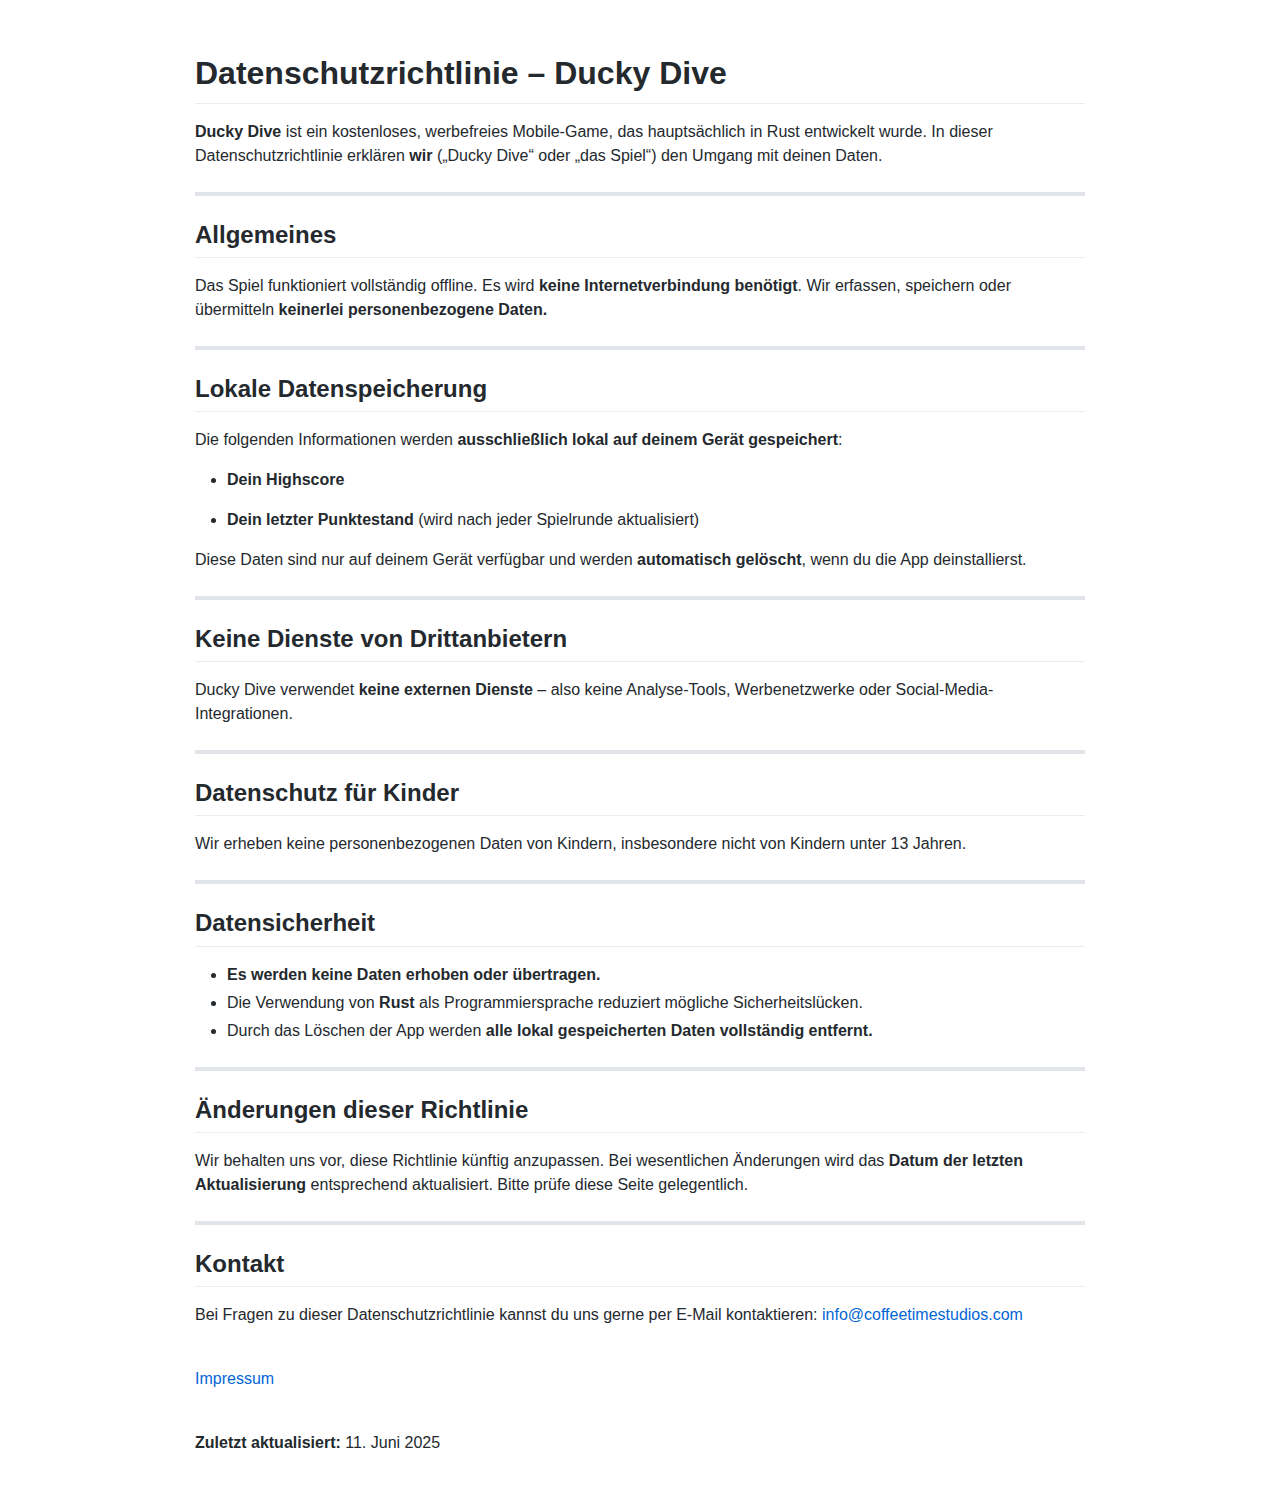
<file: privacy/ducky-dive/de.html>
<!DOCTYPE html>
<html lang="en">
<head>
  <meta charset="UTF-8">
  <meta name="viewport" content="width=device-width, initial-scale=1">
  <meta name="robots" content="noindex">
  <title>Datenschutzrichtlinie – Ducky Dive</title>
  <style>
  @font-face {
  font-family: octicons-link;
  src: url([data-uri]) format('woff');
}

.markdown-body .octicon {
  display: inline-block;
  fill: currentColor;
  vertical-align: text-bottom;
}

.markdown-body .anchor {
  float: left;
  line-height: 1;
  margin-left: -20px;
  padding-right: 4px;
}

.markdown-body .anchor:focus {
  outline: none;
}

.markdown-body h1 .octicon-link,
.markdown-body h2 .octicon-link,
.markdown-body h3 .octicon-link,
.markdown-body h4 .octicon-link,
.markdown-body h5 .octicon-link,
.markdown-body h6 .octicon-link {
  color: #1b1f23;
  vertical-align: middle;
  visibility: hidden;
}

.markdown-body h1:hover .anchor,
.markdown-body h2:hover .anchor,
.markdown-body h3:hover .anchor,
.markdown-body h4:hover .anchor,
.markdown-body h5:hover .anchor,
.markdown-body h6:hover .anchor {
  text-decoration: none;
}

.markdown-body h1:hover .anchor .octicon-link,
.markdown-body h2:hover .anchor .octicon-link,
.markdown-body h3:hover .anchor .octicon-link,
.markdown-body h4:hover .anchor .octicon-link,
.markdown-body h5:hover .anchor .octicon-link,
.markdown-body h6:hover .anchor .octicon-link {
  visibility: visible;
}

.markdown-body {
  -ms-text-size-adjust: 100%;
  -webkit-text-size-adjust: 100%;
  color: #24292e;
  line-height: 1.5;
  font-family: -apple-system,BlinkMacSystemFont,Segoe UI,Helvetica,Arial,sans-serif,Apple Color Emoji,Segoe UI Emoji,Segoe UI Symbol;
  font-size: 16px;
  line-height: 1.5;
  word-wrap: break-word;
}

.markdown-body .pl-c {
  color: #6a737d;
}

.markdown-body .pl-c1,
.markdown-body .pl-s .pl-v {
  color: #005cc5;
}

.markdown-body .pl-e,
.markdown-body .pl-en {
  color: #6f42c1;
}

.markdown-body .pl-s .pl-s1,
.markdown-body .pl-smi {
  color: #24292e;
}

.markdown-body .pl-ent {
  color: #22863a;
}

.markdown-body .pl-k {
  color: #d73a49;
}

.markdown-body .pl-pds,
.markdown-body .pl-s,
.markdown-body .pl-s .pl-pse .pl-s1,
.markdown-body .pl-sr,
.markdown-body .pl-sr .pl-cce,
.markdown-body .pl-sr .pl-sra,
.markdown-body .pl-sr .pl-sre {
  color: #032f62;
}

.markdown-body .pl-smw,
.markdown-body .pl-v {
  color: #e36209;
}

.markdown-body .pl-bu {
  color: #b31d28;
}

.markdown-body .pl-ii {
  background-color: #b31d28;
  color: #fafbfc;
}

.markdown-body .pl-c2 {
  background-color: #d73a49;
  color: #fafbfc;
}

.markdown-body .pl-c2:before {
  content: "^M";
}

.markdown-body .pl-sr .pl-cce {
  color: #22863a;
  font-weight: 700;
}

.markdown-body .pl-ml {
  color: #735c0f;
}

.markdown-body .pl-mh,
.markdown-body .pl-mh .pl-en,
.markdown-body .pl-ms {
  color: #005cc5;
  font-weight: 700;
}

.markdown-body .pl-mi {
  color: #24292e;
  font-style: italic;
}

.markdown-body .pl-mb {
  color: #24292e;
  font-weight: 700;
}

.markdown-body .pl-md {
  background-color: #ffeef0;
  color: #b31d28;
}

.markdown-body .pl-mi1 {
  background-color: #f0fff4;
  color: #22863a;
}

.markdown-body .pl-mc {
  background-color: #ffebda;
  color: #e36209;
}

.markdown-body .pl-mi2 {
  background-color: #005cc5;
  color: #f6f8fa;
}

.markdown-body .pl-mdr {
  color: #6f42c1;
  font-weight: 700;
}

.markdown-body .pl-ba {
  color: #586069;
}

.markdown-body .pl-sg {
  color: #959da5;
}

.markdown-body .pl-corl {
  color: #032f62;
  text-decoration: underline;
}

.markdown-body details {
  display: block;
}

.markdown-body summary {
  display: list-item;
}

.markdown-body a {
  background-color: transparent;
}

.markdown-body a:active,
.markdown-body a:hover {
  outline-width: 0;
}

.markdown-body strong {
  font-weight: inherit;
  font-weight: bolder;
}

.markdown-body h1 {
  font-size: 2em;
  margin: .67em 0;
}

.markdown-body img {
  border-style: none;
}

.markdown-body code,
.markdown-body kbd,
.markdown-body pre {
  font-family: monospace,monospace;
  font-size: 1em;
}

.markdown-body hr {
  box-sizing: content-box;
  height: 0;
  overflow: visible;
}

.markdown-body input {
  font: inherit;
  margin: 0;
}

.markdown-body input {
  overflow: visible;
}

.markdown-body [type=checkbox] {
  box-sizing: border-box;
  padding: 0;
}

.markdown-body * {
  box-sizing: border-box;
}

.markdown-body input {
  font-family: inherit;
  font-size: inherit;
  line-height: inherit;
}

.markdown-body a {
  color: #0366d6;
  text-decoration: none;
}

.markdown-body a:hover {
  text-decoration: underline;
}

.markdown-body strong {
  font-weight: 600;
}

.markdown-body hr {
  background: transparent;
  border: 0;
  border-bottom: 1px solid #dfe2e5;
  height: 0;
  margin: 15px 0;
  overflow: hidden;
}

.markdown-body hr:before {
  content: "";
  display: table;
}

.markdown-body hr:after {
  clear: both;
  content: "";
  display: table;
}

.markdown-body table {
  border-collapse: collapse;
  border-spacing: 0;
}

.markdown-body td,
.markdown-body th {
  padding: 0;
}

.markdown-body details summary {
  cursor: pointer;
}

.markdown-body h1,
.markdown-body h2,
.markdown-body h3,
.markdown-body h4,
.markdown-body h5,
.markdown-body h6 {
  margin-bottom: 0;
  margin-top: 0;
}

.markdown-body h1 {
  font-size: 32px;
}

.markdown-body h1,
.markdown-body h2 {
  font-weight: 600;
}

.markdown-body h2 {
  font-size: 24px;
}

.markdown-body h3 {
  font-size: 20px;
}

.markdown-body h3,
.markdown-body h4 {
  font-weight: 600;
}

.markdown-body h4 {
  font-size: 16px;
}

.markdown-body h5 {
  font-size: 14px;
}

.markdown-body h5,
.markdown-body h6 {
  font-weight: 600;
}

.markdown-body h6 {
  font-size: 12px;
}

.markdown-body p {
  margin-bottom: 10px;
  margin-top: 0;
}

.markdown-body blockquote {
  margin: 0;
}

.markdown-body ol,
.markdown-body ul {
  margin-bottom: 0;
  margin-top: 0;
  padding-left: 0;
}

.markdown-body ol ol,
.markdown-body ul ol {
  list-style-type: lower-roman;
}

.markdown-body ol ol ol,
.markdown-body ol ul ol,
.markdown-body ul ol ol,
.markdown-body ul ul ol {
  list-style-type: lower-alpha;
}

.markdown-body dd {
  margin-left: 0;
}

.markdown-body code,
.markdown-body pre {
  font-family: SFMono-Regular,Consolas,Liberation Mono,Menlo,Courier,monospace;
  font-size: 12px;
}

.markdown-body pre {
  margin-bottom: 0;
  margin-top: 0;
}

.markdown-body input::-webkit-inner-spin-button,
.markdown-body input::-webkit-outer-spin-button {
  -webkit-appearance: none;
  appearance: none;
  margin: 0;
}

.markdown-body .border {
  border: 1px solid #e1e4e8!important;
}

.markdown-body .border-0 {
  border: 0!important;
}

.markdown-body .border-bottom {
  border-bottom: 1px solid #e1e4e8!important;
}

.markdown-body .rounded-1 {
  border-radius: 3px!important;
}

.markdown-body .bg-white {
  background-color: #fff!important;
}

.markdown-body .bg-gray-light {
  background-color: #fafbfc!important;
}

.markdown-body .text-gray-light {
  color: #6a737d!important;
}

.markdown-body .mb-0 {
  margin-bottom: 0!important;
}

.markdown-body .my-2 {
  margin-bottom: 8px!important;
  margin-top: 8px!important;
}

.markdown-body .pl-0 {
  padding-left: 0!important;
}

.markdown-body .py-0 {
  padding-bottom: 0!important;
  padding-top: 0!important;
}

.markdown-body .pl-1 {
  padding-left: 4px!important;
}

.markdown-body .pl-2 {
  padding-left: 8px!important;
}

.markdown-body .py-2 {
  padding-bottom: 8px!important;
  padding-top: 8px!important;
}

.markdown-body .pl-3,
.markdown-body .px-3 {
  padding-left: 16px!important;
}

.markdown-body .px-3 {
  padding-right: 16px!important;
}

.markdown-body .pl-4 {
  padding-left: 24px!important;
}

.markdown-body .pl-5 {
  padding-left: 32px!important;
}

.markdown-body .pl-6 {
  padding-left: 40px!important;
}

.markdown-body .f6 {
  font-size: 12px!important;
}

.markdown-body .lh-condensed {
  line-height: 1.25!important;
}

.markdown-body .text-bold {
  font-weight: 600!important;
}

.markdown-body:before {
  content: "";
  display: table;
}

.markdown-body:after {
  clear: both;
  content: "";
  display: table;
}

.markdown-body>:first-child {
  margin-top: 0!important;
}

.markdown-body>:last-child {
  margin-bottom: 0!important;
}

.markdown-body a:not([href]) {
  color: inherit;
  text-decoration: none;
}

.markdown-body blockquote,
.markdown-body dl,
.markdown-body ol,
.markdown-body p,
.markdown-body pre,
.markdown-body table,
.markdown-body ul {
  margin-bottom: 16px;
  margin-top: 0;
}

.markdown-body hr {
  background-color: #e1e4e8;
  border: 0;
  height: .25em;
  margin: 24px 0;
  padding: 0;
}

.markdown-body blockquote {
  border-left: .25em solid #dfe2e5;
  color: #6a737d;
  padding: 0 1em;
}

.markdown-body blockquote>:first-child {
  margin-top: 0;
}

.markdown-body blockquote>:last-child {
  margin-bottom: 0;
}

.markdown-body kbd {
  background-color: #fafbfc;
  border: 1px solid #c6cbd1;
  border-bottom-color: #959da5;
  border-radius: 3px;
  box-shadow: inset 0 -1px 0 #959da5;
  color: #444d56;
  display: inline-block;
  font-size: 11px;
  line-height: 10px;
  padding: 3px 5px;
  vertical-align: middle;
}

.markdown-body h1,
.markdown-body h2,
.markdown-body h3,
.markdown-body h4,
.markdown-body h5,
.markdown-body h6 {
  font-weight: 600;
  line-height: 1.25;
  margin-bottom: 16px;
  margin-top: 24px;
}

.markdown-body h1 {
  font-size: 2em;
}

.markdown-body h1,
.markdown-body h2 {
  border-bottom: 1px solid #eaecef;
  padding-bottom: .3em;
}

.markdown-body h2 {
  font-size: 1.5em;
}

.markdown-body h3 {
  font-size: 1.25em;
}

.markdown-body h4 {
  font-size: 1em;
}

.markdown-body h5 {
  font-size: .875em;
}

.markdown-body h6 {
  color: #6a737d;
  font-size: .85em;
}

.markdown-body ol,
.markdown-body ul {
  padding-left: 2em;
}

.markdown-body ol ol,
.markdown-body ol ul,
.markdown-body ul ol,
.markdown-body ul ul {
  margin-bottom: 0;
  margin-top: 0;
}

.markdown-body li {
  word-wrap: break-all;
}

.markdown-body li>p {
  margin-top: 16px;
}

.markdown-body li+li {
  margin-top: .25em;
}

.markdown-body dl {
  padding: 0;
}

.markdown-body dl dt {
  font-size: 1em;
  font-style: italic;
  font-weight: 600;
  margin-top: 16px;
  padding: 0;
}

.markdown-body dl dd {
  margin-bottom: 16px;
  padding: 0 16px;
}

.markdown-body table {
  display: block;
  overflow: auto;
  width: 100%;
}

.markdown-body table th {
  font-weight: 600;
}

.markdown-body table td,
.markdown-body table th {
  border: 1px solid #dfe2e5;
  padding: 6px 13px;
}

.markdown-body table tr {
  background-color: #fff;
  border-top: 1px solid #c6cbd1;
}

.markdown-body table tr:nth-child(2n) {
  background-color: #f6f8fa;
}

.markdown-body img {
  background-color: #fff;
  box-sizing: content-box;
  max-width: 100%;
}

.markdown-body img[align=right] {
  padding-left: 20px;
}

.markdown-body img[align=left] {
  padding-right: 20px;
}

.markdown-body code {
  background-color: rgba(27,31,35,.05);
  border-radius: 3px;
  font-size: 85%;
  margin: 0;
  padding: .2em .4em;
}

.markdown-body pre {
  word-wrap: normal;
}

.markdown-body pre>code {
  background: transparent;
  border: 0;
  font-size: 100%;
  margin: 0;
  padding: 0;
  white-space: pre;
  word-break: normal;
}

.markdown-body .highlight {
  margin-bottom: 16px;
}

.markdown-body .highlight pre {
  margin-bottom: 0;
  word-break: normal;
}

.markdown-body .highlight pre,
.markdown-body pre {
  background-color: #f6f8fa;
  border-radius: 3px;
  font-size: 85%;
  line-height: 1.45;
  overflow: auto;
  padding: 16px;
}

.markdown-body pre code {
  background-color: transparent;
  border: 0;
  display: inline;
  line-height: inherit;
  margin: 0;
  max-width: auto;
  overflow: visible;
  padding: 0;
  word-wrap: normal;
}

.markdown-body .commit-tease-sha {
  color: #444d56;
  display: inline-block;
  font-family: SFMono-Regular,Consolas,Liberation Mono,Menlo,Courier,monospace;
  font-size: 90%;
}

.markdown-body .blob-wrapper {
  border-bottom-left-radius: 3px;
  border-bottom-right-radius: 3px;
  overflow-x: auto;
  overflow-y: hidden;
}

.markdown-body .blob-wrapper-embedded {
  max-height: 240px;
  overflow-y: auto;
}

.markdown-body .blob-num {
  -moz-user-select: none;
  -ms-user-select: none;
  -webkit-user-select: none;
  color: rgba(27,31,35,.3);
  cursor: pointer;
  font-family: SFMono-Regular,Consolas,Liberation Mono,Menlo,Courier,monospace;
  font-size: 12px;
  line-height: 20px;
  min-width: 50px;
  padding-left: 10px;
  padding-right: 10px;
  text-align: right;
  user-select: none;
  vertical-align: top;
  white-space: nowrap;
  width: 1%;
}

.markdown-body .blob-num:hover {
  color: rgba(27,31,35,.6);
}

.markdown-body .blob-num:before {
  content: attr(data-line-number);
}

.markdown-body .blob-code {
  line-height: 20px;
  padding-left: 10px;
  padding-right: 10px;
  position: relative;
  vertical-align: top;
}

.markdown-body .blob-code-inner {
  color: #24292e;
  font-family: SFMono-Regular,Consolas,Liberation Mono,Menlo,Courier,monospace;
  font-size: 12px;
  overflow: visible;
  white-space: pre;
  word-wrap: normal;
}

.markdown-body .pl-token.active,
.markdown-body .pl-token:hover {
  background: #ffea7f;
  cursor: pointer;
}

.markdown-body kbd {
  background-color: #fafbfc;
  border: 1px solid #d1d5da;
  border-bottom-color: #c6cbd1;
  border-radius: 3px;
  box-shadow: inset 0 -1px 0 #c6cbd1;
  color: #444d56;
  display: inline-block;
  font: 11px SFMono-Regular,Consolas,Liberation Mono,Menlo,Courier,monospace;
  line-height: 10px;
  padding: 3px 5px;
  vertical-align: middle;
}

.markdown-body :checked+.radio-label {
  border-color: #0366d6;
  position: relative;
  z-index: 1;
}

.markdown-body .tab-size[data-tab-size="1"] {
  -moz-tab-size: 1;
  tab-size: 1;
}

.markdown-body .tab-size[data-tab-size="2"] {
  -moz-tab-size: 2;
  tab-size: 2;
}

.markdown-body .tab-size[data-tab-size="3"] {
  -moz-tab-size: 3;
  tab-size: 3;
}

.markdown-body .tab-size[data-tab-size="4"] {
  -moz-tab-size: 4;
  tab-size: 4;
}

.markdown-body .tab-size[data-tab-size="5"] {
  -moz-tab-size: 5;
  tab-size: 5;
}

.markdown-body .tab-size[data-tab-size="6"] {
  -moz-tab-size: 6;
  tab-size: 6;
}

.markdown-body .tab-size[data-tab-size="7"] {
  -moz-tab-size: 7;
  tab-size: 7;
}

.markdown-body .tab-size[data-tab-size="8"] {
  -moz-tab-size: 8;
  tab-size: 8;
}

.markdown-body .tab-size[data-tab-size="9"] {
  -moz-tab-size: 9;
  tab-size: 9;
}

.markdown-body .tab-size[data-tab-size="10"] {
  -moz-tab-size: 10;
  tab-size: 10;
}

.markdown-body .tab-size[data-tab-size="11"] {
  -moz-tab-size: 11;
  tab-size: 11;
}

.markdown-body .tab-size[data-tab-size="12"] {
  -moz-tab-size: 12;
  tab-size: 12;
}

.markdown-body .task-list-item {
  list-style-type: none;
}

.markdown-body .task-list-item+.task-list-item {
  margin-top: 3px;
}

.markdown-body .task-list-item input {
  margin: 0 .2em .25em -1.6em;
  vertical-align: middle;
}

.markdown-body hr {
  border-bottom-color: #eee;
}

.markdown-body .pl-0 {
  padding-left: 0!important;
}

.markdown-body .pl-1 {
  padding-left: 4px!important;
}

.markdown-body .pl-2 {
  padding-left: 8px!important;
}

.markdown-body .pl-3 {
  padding-left: 16px!important;
}

.markdown-body .pl-4 {
  padding-left: 24px!important;
}

.markdown-body .pl-5 {
  padding-left: 32px!important;
}

.markdown-body .pl-6 {
  padding-left: 40px!important;
}

.markdown-body .pl-7 {
  padding-left: 48px!important;
}

.markdown-body .pl-8 {
  padding-left: 64px!important;
}

.markdown-body .pl-9 {
  padding-left: 80px!important;
}

.markdown-body .pl-10 {
  padding-left: 96px!important;
}

.markdown-body .pl-11 {
  padding-left: 112px!important;
}

.markdown-body .pl-12 {
  padding-left: 128px!important;
}

/*# sourceURL=webpack://./node_modules/github-markdown-css/github-markdown.css */
/*# sourceMappingURL=[data-uri] */
  </style>
  <style>
  /**
 * prism.js default theme for JavaScript, CSS and HTML
 * Based on dabblet (http://dabblet.com)
 * @author Lea Verou
 */

code[class*="language-"],
pre[class*="language-"] {
	color: black;
	background: none;
	text-shadow: 0 1px white;
	font-family: Consolas, Monaco, 'Andale Mono', 'Ubuntu Mono', monospace;
	font-size: 1em;
	text-align: left;
	white-space: pre;
	word-spacing: normal;
	word-break: normal;
	word-wrap: normal;
	line-height: 1.5;

	-moz-tab-size: 4;
	-o-tab-size: 4;
	tab-size: 4;

	-webkit-hyphens: none;
	-moz-hyphens: none;
	-ms-hyphens: none;
	hyphens: none;
}

pre[class*="language-"]::-moz-selection, pre[class*="language-"] ::-moz-selection,
code[class*="language-"]::-moz-selection, code[class*="language-"] ::-moz-selection {
	text-shadow: none;
	background: #b3d4fc;
}

pre[class*="language-"]::selection, pre[class*="language-"] ::selection,
code[class*="language-"]::selection, code[class*="language-"] ::selection {
	text-shadow: none;
	background: #b3d4fc;
}

@media print {
	code[class*="language-"],
	pre[class*="language-"] {
		text-shadow: none;
	}
}

/* Code blocks */
pre[class*="language-"] {
	padding: 1em;
	margin: .5em 0;
	overflow: auto;
}

:not(pre) > code[class*="language-"],
pre[class*="language-"] {
	background: #f5f2f0;
}

/* Inline code */
:not(pre) > code[class*="language-"] {
	padding: .1em;
	border-radius: .3em;
	white-space: normal;
}

.token.comment,
.token.prolog,
.token.doctype,
.token.cdata {
	color: slategray;
}

.token.punctuation {
	color: #999;
}

.token.namespace {
	opacity: .7;
}

.token.property,
.token.tag,
.token.boolean,
.token.number,
.token.constant,
.token.symbol,
.token.deleted {
	color: #905;
}

.token.selector,
.token.attr-name,
.token.string,
.token.char,
.token.builtin,
.token.inserted {
	color: #690;
}

.token.operator,
.token.entity,
.token.url,
.language-css .token.string,
.style .token.string {
	color: #9a6e3a;
	/* This background color was intended by the author of this theme. */
	background: hsla(0, 0%, 100%, .5);
}

.token.atrule,
.token.attr-value,
.token.keyword {
	color: #07a;
}

.token.function,
.token.class-name {
	color: #DD4A68;
}

.token.regex,
.token.important,
.token.variable {
	color: #e90;
}

.token.important,
.token.bold {
	font-weight: bold;
}
.token.italic {
	font-style: italic;
}

.token.entity {
	cursor: help;
}

/*# sourceURL=webpack://./node_modules/prismjs/themes/prism.css */
/*# sourceMappingURL=[data-uri] */
  </style>
  <style>
  
  </style>
  <style>
    .markdown-body {
      font-family: -apple-system,Segoe UI,Helvetica,Arial,sans-serif,Apple Color Emoji,Segoe UI Emoji;
      box-sizing: border-box;
      min-width: 200px;
      max-width: 980px;
      margin: 0 auto;
      padding: 45px;
    }

    @media not print {
      .markdown-body {
        padding: 45px;
      }

      @media (max-width: 767px) {
        .markdown-body {
          padding: 15px;
        }
      }
    }

    .hf-container {
      color: #24292e;
      line-height: 1.3;
    }

    .markdown-body .highlight pre,
    .markdown-body pre {
      white-space: pre-wrap;
    }
    .markdown-body table {
      display: table;
    }
    .markdown-body img[data-align="center"] {
      display: block;
      margin: 0 auto;
    }
    .markdown-body img[data-align="right"] {
      display: block;
      margin: 0 0 0 auto;
    }
    .markdown-body li.task-list-item {
      list-style-type: none;
    }
    .markdown-body li > [type=checkbox] {
      margin: 0 0 0 -1.3em;
    }
    .markdown-body input[type="checkbox"] ~ p {
      margin-top: 0;
      display: inline-block;
    }
    .markdown-body ol ol,
    .markdown-body ul ol {
      list-style-type: decimal;
    }
    .markdown-body ol ol ol,
    .markdown-body ol ul ol,
    .markdown-body ul ol ol,
    .markdown-body ul ul ol {
      list-style-type: decimal;
    }
  </style>
  <style>.markdown-body a.footnote-ref {
  text-decoration: none;
}

.footnotes {
  font-size: .85em;
  opacity: .8;
}

.footnotes li[role="doc-endnote"] {
  position: relative;
}

.footnotes .footnote-back {
  position: absolute;
  font-family: initial;
  top: .2em;
  right: 1em;
  text-decoration: none;
}

.inline-math.invalid,
.multiple-math.invalid {
  color: rgb(255, 105, 105);
}

.toc-container {
  width: 100%;
}

.toc-container .toc-title {
  font-weight: 700;
  font-size: 1.2em;
  margin-bottom: 0;
}

.toc-container li,
.toc-container ul,
.toc-container ul li {
  list-style: none !important;
}

.toc-container > ul {
  padding-left: 0;
}

.toc-container ul li span {
  display : flex;
}

.toc-container ul li span a {
  color: inherit;
  text-decoration: none;
}
.toc-container ul li span a:hover {
  color: inherit;
  text-decoration: none;
}

.toc-container ul li span span.dots {
  flex: 1;
  height: 0.65em;
  margin: 0 10px;
  border-bottom: 2px dotted black;
}

/*# sourceURL=webpack://./src/muya/lib/assets/styles/exportStyle.css */
/*# sourceMappingURL=[data-uri] */</style>
  <style>.markdown-body{}pre.front-matter{display:none!important;}</style>
</head>
<body>
  <article class="markdown-body"><h1 class="atx" id="datenschutzrichtlinie--ducky-dive">Datenschutzrichtlinie – Ducky Dive</h1>
<p><strong>Ducky Dive</strong> ist ein kostenloses, werbefreies Mobile-Game, das hauptsächlich in Rust entwickelt wurde. In dieser Datenschutzrichtlinie erklären <strong>wir</strong> („Ducky Dive“ oder „das Spiel“) den Umgang mit deinen Daten.</p>
<hr>
<h2 class="atx" id="allgemeines">Allgemeines</h2>
<p>Das Spiel funktioniert vollständig offline. Es wird <strong>keine Internetverbindung benötigt</strong>. Wir erfassen, speichern oder übermitteln <strong>keinerlei personenbezogene Daten.</strong></p>
<hr>
<h2 class="atx" id="lokale-datenspeicherung">Lokale Datenspeicherung</h2>
<p>Die folgenden Informationen werden <strong>ausschließlich lokal auf deinem Gerät gespeichert</strong>:</p>
<ul>
<li><p><strong>Dein Highscore</strong></p>
</li>
<li><p><strong>Dein letzter Punktestand</strong> (wird nach jeder Spielrunde aktualisiert)</p>
</li>
</ul>
<p>Diese Daten sind nur auf deinem Gerät verfügbar und werden <strong>automatisch gelöscht</strong>, wenn du die App deinstallierst.</p>
<hr>
<h2 class="atx" id="keine-dienste-von-drittanbietern">Keine Dienste von Drittanbietern</h2>
<p>Ducky Dive verwendet <strong>keine externen Dienste</strong> – also keine Analyse-Tools, Werbenetzwerke oder Social-Media-Integrationen.</p>
<hr>
<h2 class="atx" id="datenschutz-fur-kinder">Datenschutz für Kinder</h2>
<p>Wir erheben keine personenbezogenen Daten von Kindern, insbesondere nicht von Kindern unter 13 Jahren.</p>
<hr>
<h2 class="atx" id="datensicherheit">Datensicherheit</h2>
<ul>
<li><strong>Es werden keine Daten erhoben oder übertragen.</strong>  </li>
<li>Die Verwendung von <strong>Rust</strong> als Programmiersprache reduziert mögliche Sicherheitslücken.</li>
<li>Durch das Löschen der App werden <strong>alle lokal gespeicherten Daten vollständig entfernt.</strong></li>
</ul>
<hr>
<h2 class="atx" id="anderungen-dieser-richtlinie">Änderungen dieser Richtlinie</h2>
<p>Wir behalten uns vor, diese Richtlinie künftig anzupassen. Bei wesentlichen Änderungen wird das <strong>Datum der letzten Aktualisierung</strong> entsprechend aktualisiert. Bitte prüfe diese Seite gelegentlich.</p>
<hr>
<h2 class="atx" id="kontakt">Kontakt</h2>
<p>Bei Fragen zu dieser Datenschutzrichtlinie kannst du uns gerne per E-Mail kontaktieren: <a href="mailto:info@coffeetimestudios.com">info@coffeetimestudios.com</a></p>
<br>

<p><a href="https://www.coffeetimestudios.com/impressum">Impressum</a></p>
<br>

<p><strong>Zuletzt aktualisiert:</strong> 11. Juni 2025</p>
</article>
</body>
</html>
</file>
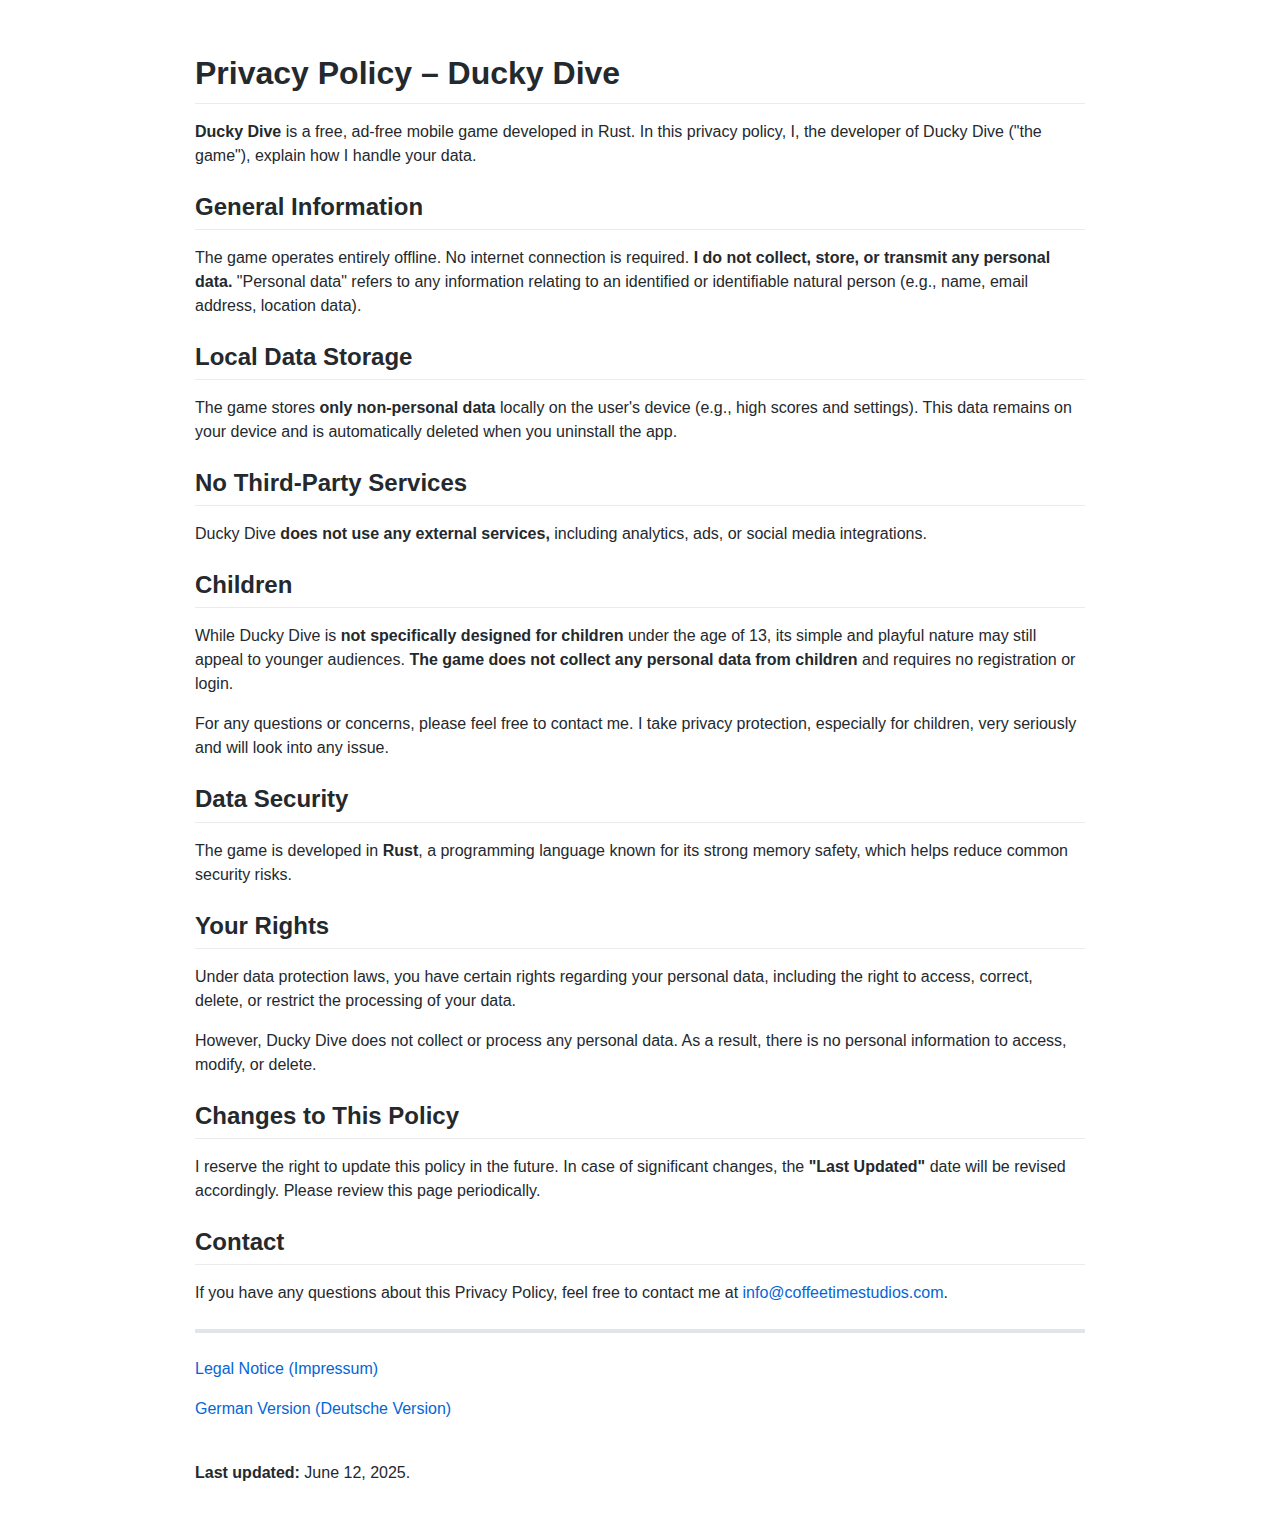
<file: privacy/ducky-dive/en.html>
<!DOCTYPE html>
<html lang="en">
<head>
  <meta charset="UTF-8">
  <meta name="viewport" content="width=device-width, initial-scale=1">
  <meta name="robots" content="noindex">
  <title>Privacy Policy – Ducky Dive</title>
  <style>
  @font-face {
  font-family: octicons-link;
  src: url([data-uri]) format('woff');
}

.markdown-body .octicon {
  display: inline-block;
  fill: currentColor;
  vertical-align: text-bottom;
}

.markdown-body .anchor {
  float: left;
  line-height: 1;
  margin-left: -20px;
  padding-right: 4px;
}

.markdown-body .anchor:focus {
  outline: none;
}

.markdown-body h1 .octicon-link,
.markdown-body h2 .octicon-link,
.markdown-body h3 .octicon-link,
.markdown-body h4 .octicon-link,
.markdown-body h5 .octicon-link,
.markdown-body h6 .octicon-link {
  color: #1b1f23;
  vertical-align: middle;
  visibility: hidden;
}

.markdown-body h1:hover .anchor,
.markdown-body h2:hover .anchor,
.markdown-body h3:hover .anchor,
.markdown-body h4:hover .anchor,
.markdown-body h5:hover .anchor,
.markdown-body h6:hover .anchor {
  text-decoration: none;
}

.markdown-body h1:hover .anchor .octicon-link,
.markdown-body h2:hover .anchor .octicon-link,
.markdown-body h3:hover .anchor .octicon-link,
.markdown-body h4:hover .anchor .octicon-link,
.markdown-body h5:hover .anchor .octicon-link,
.markdown-body h6:hover .anchor .octicon-link {
  visibility: visible;
}

.markdown-body {
  -ms-text-size-adjust: 100%;
  -webkit-text-size-adjust: 100%;
  color: #24292e;
  line-height: 1.5;
  font-family: -apple-system,BlinkMacSystemFont,Segoe UI,Helvetica,Arial,sans-serif,Apple Color Emoji,Segoe UI Emoji,Segoe UI Symbol;
  font-size: 16px;
  line-height: 1.5;
  word-wrap: break-word;
}

.markdown-body .pl-c {
  color: #6a737d;
}

.markdown-body .pl-c1,
.markdown-body .pl-s .pl-v {
  color: #005cc5;
}

.markdown-body .pl-e,
.markdown-body .pl-en {
  color: #6f42c1;
}

.markdown-body .pl-s .pl-s1,
.markdown-body .pl-smi {
  color: #24292e;
}

.markdown-body .pl-ent {
  color: #22863a;
}

.markdown-body .pl-k {
  color: #d73a49;
}

.markdown-body .pl-pds,
.markdown-body .pl-s,
.markdown-body .pl-s .pl-pse .pl-s1,
.markdown-body .pl-sr,
.markdown-body .pl-sr .pl-cce,
.markdown-body .pl-sr .pl-sra,
.markdown-body .pl-sr .pl-sre {
  color: #032f62;
}

.markdown-body .pl-smw,
.markdown-body .pl-v {
  color: #e36209;
}

.markdown-body .pl-bu {
  color: #b31d28;
}

.markdown-body .pl-ii {
  background-color: #b31d28;
  color: #fafbfc;
}

.markdown-body .pl-c2 {
  background-color: #d73a49;
  color: #fafbfc;
}

.markdown-body .pl-c2:before {
  content: "^M";
}

.markdown-body .pl-sr .pl-cce {
  color: #22863a;
  font-weight: 700;
}

.markdown-body .pl-ml {
  color: #735c0f;
}

.markdown-body .pl-mh,
.markdown-body .pl-mh .pl-en,
.markdown-body .pl-ms {
  color: #005cc5;
  font-weight: 700;
}

.markdown-body .pl-mi {
  color: #24292e;
  font-style: italic;
}

.markdown-body .pl-mb {
  color: #24292e;
  font-weight: 700;
}

.markdown-body .pl-md {
  background-color: #ffeef0;
  color: #b31d28;
}

.markdown-body .pl-mi1 {
  background-color: #f0fff4;
  color: #22863a;
}

.markdown-body .pl-mc {
  background-color: #ffebda;
  color: #e36209;
}

.markdown-body .pl-mi2 {
  background-color: #005cc5;
  color: #f6f8fa;
}

.markdown-body .pl-mdr {
  color: #6f42c1;
  font-weight: 700;
}

.markdown-body .pl-ba {
  color: #586069;
}

.markdown-body .pl-sg {
  color: #959da5;
}

.markdown-body .pl-corl {
  color: #032f62;
  text-decoration: underline;
}

.markdown-body details {
  display: block;
}

.markdown-body summary {
  display: list-item;
}

.markdown-body a {
  background-color: transparent;
}

.markdown-body a:active,
.markdown-body a:hover {
  outline-width: 0;
}

.markdown-body strong {
  font-weight: inherit;
  font-weight: bolder;
}

.markdown-body h1 {
  font-size: 2em;
  margin: .67em 0;
}

.markdown-body img {
  border-style: none;
}

.markdown-body code,
.markdown-body kbd,
.markdown-body pre {
  font-family: monospace,monospace;
  font-size: 1em;
}

.markdown-body hr {
  box-sizing: content-box;
  height: 0;
  overflow: visible;
}

.markdown-body input {
  font: inherit;
  margin: 0;
}

.markdown-body input {
  overflow: visible;
}

.markdown-body [type=checkbox] {
  box-sizing: border-box;
  padding: 0;
}

.markdown-body * {
  box-sizing: border-box;
}

.markdown-body input {
  font-family: inherit;
  font-size: inherit;
  line-height: inherit;
}

.markdown-body a {
  color: #0366d6;
  text-decoration: none;
}

.markdown-body a:hover {
  text-decoration: underline;
}

.markdown-body strong {
  font-weight: 600;
}

.markdown-body hr {
  background: transparent;
  border: 0;
  border-bottom: 1px solid #dfe2e5;
  height: 0;
  margin: 15px 0;
  overflow: hidden;
}

.markdown-body hr:before {
  content: "";
  display: table;
}

.markdown-body hr:after {
  clear: both;
  content: "";
  display: table;
}

.markdown-body table {
  border-collapse: collapse;
  border-spacing: 0;
}

.markdown-body td,
.markdown-body th {
  padding: 0;
}

.markdown-body details summary {
  cursor: pointer;
}

.markdown-body h1,
.markdown-body h2,
.markdown-body h3,
.markdown-body h4,
.markdown-body h5,
.markdown-body h6 {
  margin-bottom: 0;
  margin-top: 0;
}

.markdown-body h1 {
  font-size: 32px;
}

.markdown-body h1,
.markdown-body h2 {
  font-weight: 600;
}

.markdown-body h2 {
  font-size: 24px;
}

.markdown-body h3 {
  font-size: 20px;
}

.markdown-body h3,
.markdown-body h4 {
  font-weight: 600;
}

.markdown-body h4 {
  font-size: 16px;
}

.markdown-body h5 {
  font-size: 14px;
}

.markdown-body h5,
.markdown-body h6 {
  font-weight: 600;
}

.markdown-body h6 {
  font-size: 12px;
}

.markdown-body p {
  margin-bottom: 10px;
  margin-top: 0;
}

.markdown-body blockquote {
  margin: 0;
}

.markdown-body ol,
.markdown-body ul {
  margin-bottom: 0;
  margin-top: 0;
  padding-left: 0;
}

.markdown-body ol ol,
.markdown-body ul ol {
  list-style-type: lower-roman;
}

.markdown-body ol ol ol,
.markdown-body ol ul ol,
.markdown-body ul ol ol,
.markdown-body ul ul ol {
  list-style-type: lower-alpha;
}

.markdown-body dd {
  margin-left: 0;
}

.markdown-body code,
.markdown-body pre {
  font-family: SFMono-Regular,Consolas,Liberation Mono,Menlo,Courier,monospace;
  font-size: 12px;
}

.markdown-body pre {
  margin-bottom: 0;
  margin-top: 0;
}

.markdown-body input::-webkit-inner-spin-button,
.markdown-body input::-webkit-outer-spin-button {
  -webkit-appearance: none;
  appearance: none;
  margin: 0;
}

.markdown-body .border {
  border: 1px solid #e1e4e8!important;
}

.markdown-body .border-0 {
  border: 0!important;
}

.markdown-body .border-bottom {
  border-bottom: 1px solid #e1e4e8!important;
}

.markdown-body .rounded-1 {
  border-radius: 3px!important;
}

.markdown-body .bg-white {
  background-color: #fff!important;
}

.markdown-body .bg-gray-light {
  background-color: #fafbfc!important;
}

.markdown-body .text-gray-light {
  color: #6a737d!important;
}

.markdown-body .mb-0 {
  margin-bottom: 0!important;
}

.markdown-body .my-2 {
  margin-bottom: 8px!important;
  margin-top: 8px!important;
}

.markdown-body .pl-0 {
  padding-left: 0!important;
}

.markdown-body .py-0 {
  padding-bottom: 0!important;
  padding-top: 0!important;
}

.markdown-body .pl-1 {
  padding-left: 4px!important;
}

.markdown-body .pl-2 {
  padding-left: 8px!important;
}

.markdown-body .py-2 {
  padding-bottom: 8px!important;
  padding-top: 8px!important;
}

.markdown-body .pl-3,
.markdown-body .px-3 {
  padding-left: 16px!important;
}

.markdown-body .px-3 {
  padding-right: 16px!important;
}

.markdown-body .pl-4 {
  padding-left: 24px!important;
}

.markdown-body .pl-5 {
  padding-left: 32px!important;
}

.markdown-body .pl-6 {
  padding-left: 40px!important;
}

.markdown-body .f6 {
  font-size: 12px!important;
}

.markdown-body .lh-condensed {
  line-height: 1.25!important;
}

.markdown-body .text-bold {
  font-weight: 600!important;
}

.markdown-body:before {
  content: "";
  display: table;
}

.markdown-body:after {
  clear: both;
  content: "";
  display: table;
}

.markdown-body>:first-child {
  margin-top: 0!important;
}

.markdown-body>:last-child {
  margin-bottom: 0!important;
}

.markdown-body a:not([href]) {
  color: inherit;
  text-decoration: none;
}

.markdown-body blockquote,
.markdown-body dl,
.markdown-body ol,
.markdown-body p,
.markdown-body pre,
.markdown-body table,
.markdown-body ul {
  margin-bottom: 16px;
  margin-top: 0;
}

.markdown-body hr {
  background-color: #e1e4e8;
  border: 0;
  height: .25em;
  margin: 24px 0;
  padding: 0;
}

.markdown-body blockquote {
  border-left: .25em solid #dfe2e5;
  color: #6a737d;
  padding: 0 1em;
}

.markdown-body blockquote>:first-child {
  margin-top: 0;
}

.markdown-body blockquote>:last-child {
  margin-bottom: 0;
}

.markdown-body kbd {
  background-color: #fafbfc;
  border: 1px solid #c6cbd1;
  border-bottom-color: #959da5;
  border-radius: 3px;
  box-shadow: inset 0 -1px 0 #959da5;
  color: #444d56;
  display: inline-block;
  font-size: 11px;
  line-height: 10px;
  padding: 3px 5px;
  vertical-align: middle;
}

.markdown-body h1,
.markdown-body h2,
.markdown-body h3,
.markdown-body h4,
.markdown-body h5,
.markdown-body h6 {
  font-weight: 600;
  line-height: 1.25;
  margin-bottom: 16px;
  margin-top: 24px;
}

.markdown-body h1 {
  font-size: 2em;
}

.markdown-body h1,
.markdown-body h2 {
  border-bottom: 1px solid #eaecef;
  padding-bottom: .3em;
}

.markdown-body h2 {
  font-size: 1.5em;
}

.markdown-body h3 {
  font-size: 1.25em;
}

.markdown-body h4 {
  font-size: 1em;
}

.markdown-body h5 {
  font-size: .875em;
}

.markdown-body h6 {
  color: #6a737d;
  font-size: .85em;
}

.markdown-body ol,
.markdown-body ul {
  padding-left: 2em;
}

.markdown-body ol ol,
.markdown-body ol ul,
.markdown-body ul ol,
.markdown-body ul ul {
  margin-bottom: 0;
  margin-top: 0;
}

.markdown-body li {
  word-wrap: break-all;
}

.markdown-body li>p {
  margin-top: 16px;
}

.markdown-body li+li {
  margin-top: .25em;
}

.markdown-body dl {
  padding: 0;
}

.markdown-body dl dt {
  font-size: 1em;
  font-style: italic;
  font-weight: 600;
  margin-top: 16px;
  padding: 0;
}

.markdown-body dl dd {
  margin-bottom: 16px;
  padding: 0 16px;
}

.markdown-body table {
  display: block;
  overflow: auto;
  width: 100%;
}

.markdown-body table th {
  font-weight: 600;
}

.markdown-body table td,
.markdown-body table th {
  border: 1px solid #dfe2e5;
  padding: 6px 13px;
}

.markdown-body table tr {
  background-color: #fff;
  border-top: 1px solid #c6cbd1;
}

.markdown-body table tr:nth-child(2n) {
  background-color: #f6f8fa;
}

.markdown-body img {
  background-color: #fff;
  box-sizing: content-box;
  max-width: 100%;
}

.markdown-body img[align=right] {
  padding-left: 20px;
}

.markdown-body img[align=left] {
  padding-right: 20px;
}

.markdown-body code {
  background-color: rgba(27,31,35,.05);
  border-radius: 3px;
  font-size: 85%;
  margin: 0;
  padding: .2em .4em;
}

.markdown-body pre {
  word-wrap: normal;
}

.markdown-body pre>code {
  background: transparent;
  border: 0;
  font-size: 100%;
  margin: 0;
  padding: 0;
  white-space: pre;
  word-break: normal;
}

.markdown-body .highlight {
  margin-bottom: 16px;
}

.markdown-body .highlight pre {
  margin-bottom: 0;
  word-break: normal;
}

.markdown-body .highlight pre,
.markdown-body pre {
  background-color: #f6f8fa;
  border-radius: 3px;
  font-size: 85%;
  line-height: 1.45;
  overflow: auto;
  padding: 16px;
}

.markdown-body pre code {
  background-color: transparent;
  border: 0;
  display: inline;
  line-height: inherit;
  margin: 0;
  max-width: auto;
  overflow: visible;
  padding: 0;
  word-wrap: normal;
}

.markdown-body .commit-tease-sha {
  color: #444d56;
  display: inline-block;
  font-family: SFMono-Regular,Consolas,Liberation Mono,Menlo,Courier,monospace;
  font-size: 90%;
}

.markdown-body .blob-wrapper {
  border-bottom-left-radius: 3px;
  border-bottom-right-radius: 3px;
  overflow-x: auto;
  overflow-y: hidden;
}

.markdown-body .blob-wrapper-embedded {
  max-height: 240px;
  overflow-y: auto;
}

.markdown-body .blob-num {
  -moz-user-select: none;
  -ms-user-select: none;
  -webkit-user-select: none;
  color: rgba(27,31,35,.3);
  cursor: pointer;
  font-family: SFMono-Regular,Consolas,Liberation Mono,Menlo,Courier,monospace;
  font-size: 12px;
  line-height: 20px;
  min-width: 50px;
  padding-left: 10px;
  padding-right: 10px;
  text-align: right;
  user-select: none;
  vertical-align: top;
  white-space: nowrap;
  width: 1%;
}

.markdown-body .blob-num:hover {
  color: rgba(27,31,35,.6);
}

.markdown-body .blob-num:before {
  content: attr(data-line-number);
}

.markdown-body .blob-code {
  line-height: 20px;
  padding-left: 10px;
  padding-right: 10px;
  position: relative;
  vertical-align: top;
}

.markdown-body .blob-code-inner {
  color: #24292e;
  font-family: SFMono-Regular,Consolas,Liberation Mono,Menlo,Courier,monospace;
  font-size: 12px;
  overflow: visible;
  white-space: pre;
  word-wrap: normal;
}

.markdown-body .pl-token.active,
.markdown-body .pl-token:hover {
  background: #ffea7f;
  cursor: pointer;
}

.markdown-body kbd {
  background-color: #fafbfc;
  border: 1px solid #d1d5da;
  border-bottom-color: #c6cbd1;
  border-radius: 3px;
  box-shadow: inset 0 -1px 0 #c6cbd1;
  color: #444d56;
  display: inline-block;
  font: 11px SFMono-Regular,Consolas,Liberation Mono,Menlo,Courier,monospace;
  line-height: 10px;
  padding: 3px 5px;
  vertical-align: middle;
}

.markdown-body :checked+.radio-label {
  border-color: #0366d6;
  position: relative;
  z-index: 1;
}

.markdown-body .tab-size[data-tab-size="1"] {
  -moz-tab-size: 1;
  tab-size: 1;
}

.markdown-body .tab-size[data-tab-size="2"] {
  -moz-tab-size: 2;
  tab-size: 2;
}

.markdown-body .tab-size[data-tab-size="3"] {
  -moz-tab-size: 3;
  tab-size: 3;
}

.markdown-body .tab-size[data-tab-size="4"] {
  -moz-tab-size: 4;
  tab-size: 4;
}

.markdown-body .tab-size[data-tab-size="5"] {
  -moz-tab-size: 5;
  tab-size: 5;
}

.markdown-body .tab-size[data-tab-size="6"] {
  -moz-tab-size: 6;
  tab-size: 6;
}

.markdown-body .tab-size[data-tab-size="7"] {
  -moz-tab-size: 7;
  tab-size: 7;
}

.markdown-body .tab-size[data-tab-size="8"] {
  -moz-tab-size: 8;
  tab-size: 8;
}

.markdown-body .tab-size[data-tab-size="9"] {
  -moz-tab-size: 9;
  tab-size: 9;
}

.markdown-body .tab-size[data-tab-size="10"] {
  -moz-tab-size: 10;
  tab-size: 10;
}

.markdown-body .tab-size[data-tab-size="11"] {
  -moz-tab-size: 11;
  tab-size: 11;
}

.markdown-body .tab-size[data-tab-size="12"] {
  -moz-tab-size: 12;
  tab-size: 12;
}

.markdown-body .task-list-item {
  list-style-type: none;
}

.markdown-body .task-list-item+.task-list-item {
  margin-top: 3px;
}

.markdown-body .task-list-item input {
  margin: 0 .2em .25em -1.6em;
  vertical-align: middle;
}

.markdown-body hr {
  border-bottom-color: #eee;
}

.markdown-body .pl-0 {
  padding-left: 0!important;
}

.markdown-body .pl-1 {
  padding-left: 4px!important;
}

.markdown-body .pl-2 {
  padding-left: 8px!important;
}

.markdown-body .pl-3 {
  padding-left: 16px!important;
}

.markdown-body .pl-4 {
  padding-left: 24px!important;
}

.markdown-body .pl-5 {
  padding-left: 32px!important;
}

.markdown-body .pl-6 {
  padding-left: 40px!important;
}

.markdown-body .pl-7 {
  padding-left: 48px!important;
}

.markdown-body .pl-8 {
  padding-left: 64px!important;
}

.markdown-body .pl-9 {
  padding-left: 80px!important;
}

.markdown-body .pl-10 {
  padding-left: 96px!important;
}

.markdown-body .pl-11 {
  padding-left: 112px!important;
}

.markdown-body .pl-12 {
  padding-left: 128px!important;
}

/*# sourceURL=webpack://./node_modules/github-markdown-css/github-markdown.css */
/*# sourceMappingURL=[data-uri] */
  </style>
  <style>
  /**
 * prism.js default theme for JavaScript, CSS and HTML
 * Based on dabblet (http://dabblet.com)
 * @author Lea Verou
 */

code[class*="language-"],
pre[class*="language-"] {
	color: black;
	background: none;
	text-shadow: 0 1px white;
	font-family: Consolas, Monaco, 'Andale Mono', 'Ubuntu Mono', monospace;
	font-size: 1em;
	text-align: left;
	white-space: pre;
	word-spacing: normal;
	word-break: normal;
	word-wrap: normal;
	line-height: 1.5;

	-moz-tab-size: 4;
	-o-tab-size: 4;
	tab-size: 4;

	-webkit-hyphens: none;
	-moz-hyphens: none;
	-ms-hyphens: none;
	hyphens: none;
}

pre[class*="language-"]::-moz-selection, pre[class*="language-"] ::-moz-selection,
code[class*="language-"]::-moz-selection, code[class*="language-"] ::-moz-selection {
	text-shadow: none;
	background: #b3d4fc;
}

pre[class*="language-"]::selection, pre[class*="language-"] ::selection,
code[class*="language-"]::selection, code[class*="language-"] ::selection {
	text-shadow: none;
	background: #b3d4fc;
}

@media print {
	code[class*="language-"],
	pre[class*="language-"] {
		text-shadow: none;
	}
}

/* Code blocks */
pre[class*="language-"] {
	padding: 1em;
	margin: .5em 0;
	overflow: auto;
}

:not(pre) > code[class*="language-"],
pre[class*="language-"] {
	background: #f5f2f0;
}

/* Inline code */
:not(pre) > code[class*="language-"] {
	padding: .1em;
	border-radius: .3em;
	white-space: normal;
}

.token.comment,
.token.prolog,
.token.doctype,
.token.cdata {
	color: slategray;
}

.token.punctuation {
	color: #999;
}

.token.namespace {
	opacity: .7;
}

.token.property,
.token.tag,
.token.boolean,
.token.number,
.token.constant,
.token.symbol,
.token.deleted {
	color: #905;
}

.token.selector,
.token.attr-name,
.token.string,
.token.char,
.token.builtin,
.token.inserted {
	color: #690;
}

.token.operator,
.token.entity,
.token.url,
.language-css .token.string,
.style .token.string {
	color: #9a6e3a;
	/* This background color was intended by the author of this theme. */
	background: hsla(0, 0%, 100%, .5);
}

.token.atrule,
.token.attr-value,
.token.keyword {
	color: #07a;
}

.token.function,
.token.class-name {
	color: #DD4A68;
}

.token.regex,
.token.important,
.token.variable {
	color: #e90;
}

.token.important,
.token.bold {
	font-weight: bold;
}
.token.italic {
	font-style: italic;
}

.token.entity {
	cursor: help;
}

/*# sourceURL=webpack://./node_modules/prismjs/themes/prism.css */
/*# sourceMappingURL=[data-uri] */
  </style>
  <style>
  
  </style>
  <style>
    .markdown-body {
      font-family: -apple-system,Segoe UI,Helvetica,Arial,sans-serif,Apple Color Emoji,Segoe UI Emoji;
      box-sizing: border-box;
      min-width: 200px;
      max-width: 980px;
      margin: 0 auto;
      padding: 45px;
    }

    @media not print {
      .markdown-body {
        padding: 45px;
      }

      @media (max-width: 767px) {
        .markdown-body {
          padding: 15px;
        }
      }
    }

    .hf-container {
      color: #24292e;
      line-height: 1.3;
    }

    .markdown-body .highlight pre,
    .markdown-body pre {
      white-space: pre-wrap;
    }
    .markdown-body table {
      display: table;
    }
    .markdown-body img[data-align="center"] {
      display: block;
      margin: 0 auto;
    }
    .markdown-body img[data-align="right"] {
      display: block;
      margin: 0 0 0 auto;
    }
    .markdown-body li.task-list-item {
      list-style-type: none;
    }
    .markdown-body li > [type=checkbox] {
      margin: 0 0 0 -1.3em;
    }
    .markdown-body input[type="checkbox"] ~ p {
      margin-top: 0;
      display: inline-block;
    }
    .markdown-body ol ol,
    .markdown-body ul ol {
      list-style-type: decimal;
    }
    .markdown-body ol ol ol,
    .markdown-body ol ul ol,
    .markdown-body ul ol ol,
    .markdown-body ul ul ol {
      list-style-type: decimal;
    }
  </style>
  <style>.markdown-body a.footnote-ref {
  text-decoration: none;
}

.footnotes {
  font-size: .85em;
  opacity: .8;
}

.footnotes li[role="doc-endnote"] {
  position: relative;
}

.footnotes .footnote-back {
  position: absolute;
  font-family: initial;
  top: .2em;
  right: 1em;
  text-decoration: none;
}

.inline-math.invalid,
.multiple-math.invalid {
  color: rgb(255, 105, 105);
}

.toc-container {
  width: 100%;
}

.toc-container .toc-title {
  font-weight: 700;
  font-size: 1.2em;
  margin-bottom: 0;
}

.toc-container li,
.toc-container ul,
.toc-container ul li {
  list-style: none !important;
}

.toc-container > ul {
  padding-left: 0;
}

.toc-container ul li span {
  display : flex;
}

.toc-container ul li span a {
  color: inherit;
  text-decoration: none;
}
.toc-container ul li span a:hover {
  color: inherit;
  text-decoration: none;
}

.toc-container ul li span span.dots {
  flex: 1;
  height: 0.65em;
  margin: 0 10px;
  border-bottom: 2px dotted black;
}

/*# sourceURL=webpack://./src/muya/lib/assets/styles/exportStyle.css */
/*# sourceMappingURL=[data-uri] */</style>
  <style>.markdown-body{}pre.front-matter{display:none!important;}</style>
</head>
<body>
  <article class="markdown-body"><h1 class="atx" id="privacy-policy--ducky-dive">Privacy Policy – Ducky Dive</h1>
<p><strong>Ducky Dive</strong> is a free, ad-free mobile game developed in Rust. In this privacy policy, I, the developer of Ducky Dive ("the game"), explain how I handle your data.</p>
<h2 class="atx" id="general-information">General Information</h2>
<p>The game operates entirely offline. No internet connection is required. <strong>I do not collect, store, or transmit any personal data.</strong> "Personal data" refers to any information relating to an identified or identifiable natural person (e.g., name, email address, location data).</p>
<h2 class="atx" id="local-data-storage">Local Data Storage</h2>
<p>The game stores <strong>only non-personal data</strong> locally on the user's device (e.g., high scores and settings). This data remains on your device and is automatically deleted when you uninstall the app.</p>
<h2 class="atx" id="no-third-party-services">No Third-Party Services</h2>
<p>Ducky Dive <strong>does not use any external services,</strong> including analytics, ads, or social media integrations.</p>
<h2 class="atx">Children</h2>
<p>While Ducky Dive is <strong>not specifically designed for children</strong> under the age of 13, its simple and playful nature may still appeal to younger audiences. <strong>The game does not collect any personal data from children</strong> and requires no registration or login.</p>
<p>For any questions or concerns, please feel free to contact me. I take privacy protection, especially for children, very seriously and will look into any issue.</p>
<h2 class="atx" id="data-security">Data Security</h2>
<p>The game is developed in <strong>Rust</strong>, a programming language known for its strong memory safety, which helps reduce common security risks.</p>
<h2 class="atx" id="your-rights">Your Rights</h2>
<p>Under data protection laws, you have certain rights regarding your personal data, including the right to access, correct, delete, or restrict the processing of your data.</p>
<p>However, Ducky Dive does not collect or process any personal data. As a result, there is no personal information to access, modify, or delete.</p>
<h2 class="atx" id="changes-to-this-policy">Changes to This Policy</h2>
<p>I reserve the right to update this policy in the future. In case of significant changes, the <strong>"Last Updated"</strong> date will be revised accordingly. Please review this page periodically.</p>
<h2 class="atx" id="contact">Contact</h2>
<p>If you have any questions about this Privacy Policy, feel free to contact me at <a href="mailto:info@coffeetimestudios.com">info@coffeetimestudios.com</a>.</p>
<hr>
<p><a href="https://www.coffeetimestudios.com/impressum">Legal Notice (Impressum)</a></p>
<p><a href="./de">German Version (Deutsche Version)</a></p>
<br>

<p><strong>Last updated:</strong> June 12, 2025.</p>
</article>
</body>
</html>
</file>
<file: style.css>
* {
    box-sizing: border-box;
}

body {
    display: flex;
    justify-content: center;
    align-items: center;
    margin: 0;
    background-color: #1a1a1a;
    color: white;
    font-family: 'Courier New', Courier, monospace;
}

img {
    user-select: none;
    -webkit-user-drag: none;
    -webkit-user-select: none;
    -moz-user-select: none;
    -ms-user-select: none;
}

p {
    color: white;
}

hr {
    width: 100vw;
    border: none;
    border-top: 1px solid #2a2a2a;
}

h2 {
    font-size: clamp(20px, 7vw, 40px);
    color: white;
    margin: 30px;
    font-family: 'Coffeetime';
}

h3 {
    font-size: clamp(15px, 5vw,20px);
    color: white;
}

ul {
    list-style-type: none;
    text-align: left;
    padding-left: 0;
    margin-left: 0;
}

li {
    margin-bottom: 5px;
}

a {
    text-decoration: none;
    transition: color 0.3s ease;
}

a:hover {
    color: #b26c35;
}

@font-face {
    font-family: 'Coffeetime';
    src: url('./res/fonts/Coffeetime.woff2') format('woff2'),
        url('./res/fonts/Coffeetime.woff') format('woff');
    font-weight: bold;
}

.pixelated {
    image-rendering: pixelated;
}

.content {
    display: flex;
    flex-direction: column;
    align-items: center;
    width: 80%;
    margin-top: 50px;
    max-width: 500px;
    min-height: 0;
}

.logo {
    image-rendering: pixelated;
    filter: drop-shadow(3px 3px 5px rgb(0 0 0 / 0.5));
    width: 70vw;
    max-width: 400px;
}



/* SOCIALS */

.socials {
    margin: 5px;
    transition: transform 0.3s ease-in-out;
    max-height: 35px;
    min-height: 20px;
    height: 7vw;
}

.socials:hover {
    transform: scale(1.2);
}

.yt:hover {
    filter: brightness(0) 
    saturate(100%) 
    invert(14%) 
    sepia(100%) 
    saturate(7470%) 
    hue-rotate(1deg) 
    brightness(103%) 
    contrast(102%);
}

.x:hover {
    filter: brightness(0) 
    saturate(100%) 
    invert(50%) 
    sepia(0%) 
    saturate(0%) 
    hue-rotate(0deg) 
    brightness(90%) 
    contrast(100%);
}



.link {
    margin: 5px;
    margin-right: 0px;
    margin-left: 0px;
    font-size: clamp(10px, 2vw, 14px);
    color: white;
    font-weight: 600;
    position: relative;
    padding: 0 2px;
}
</file>
